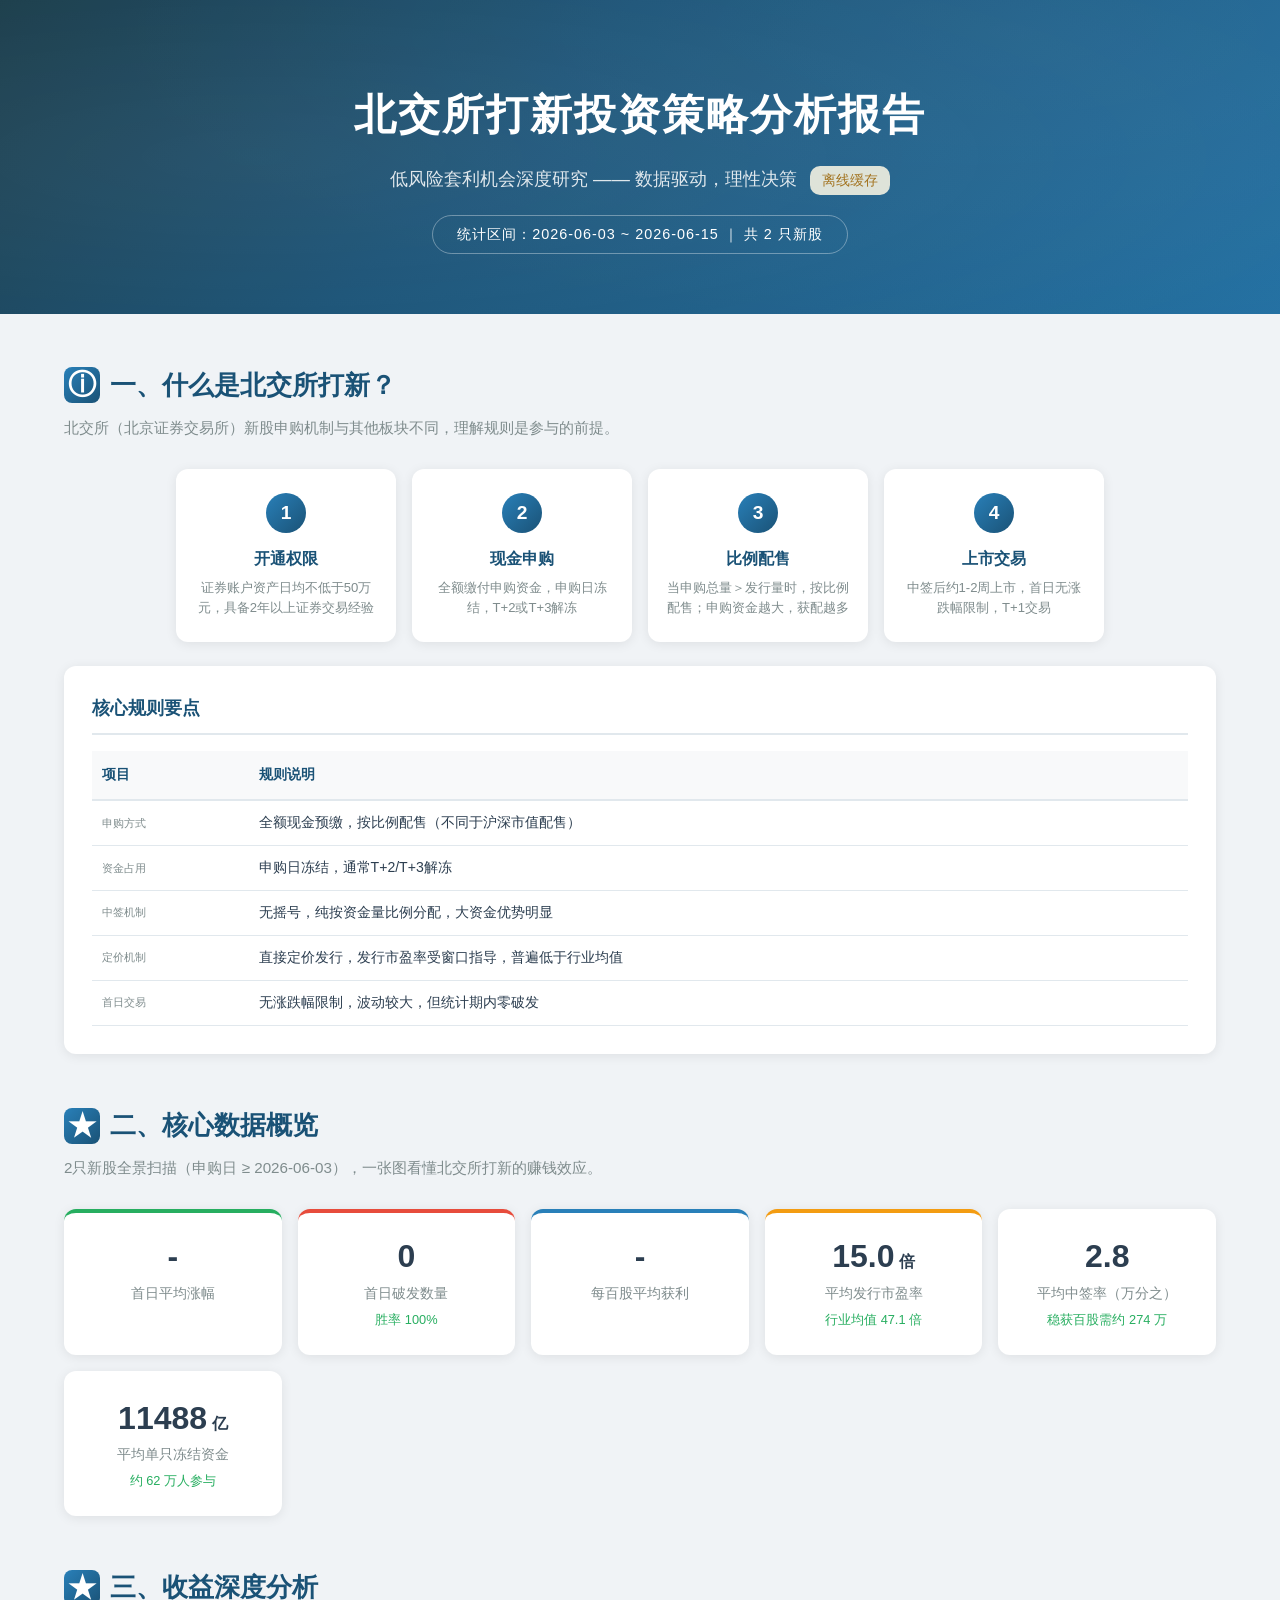
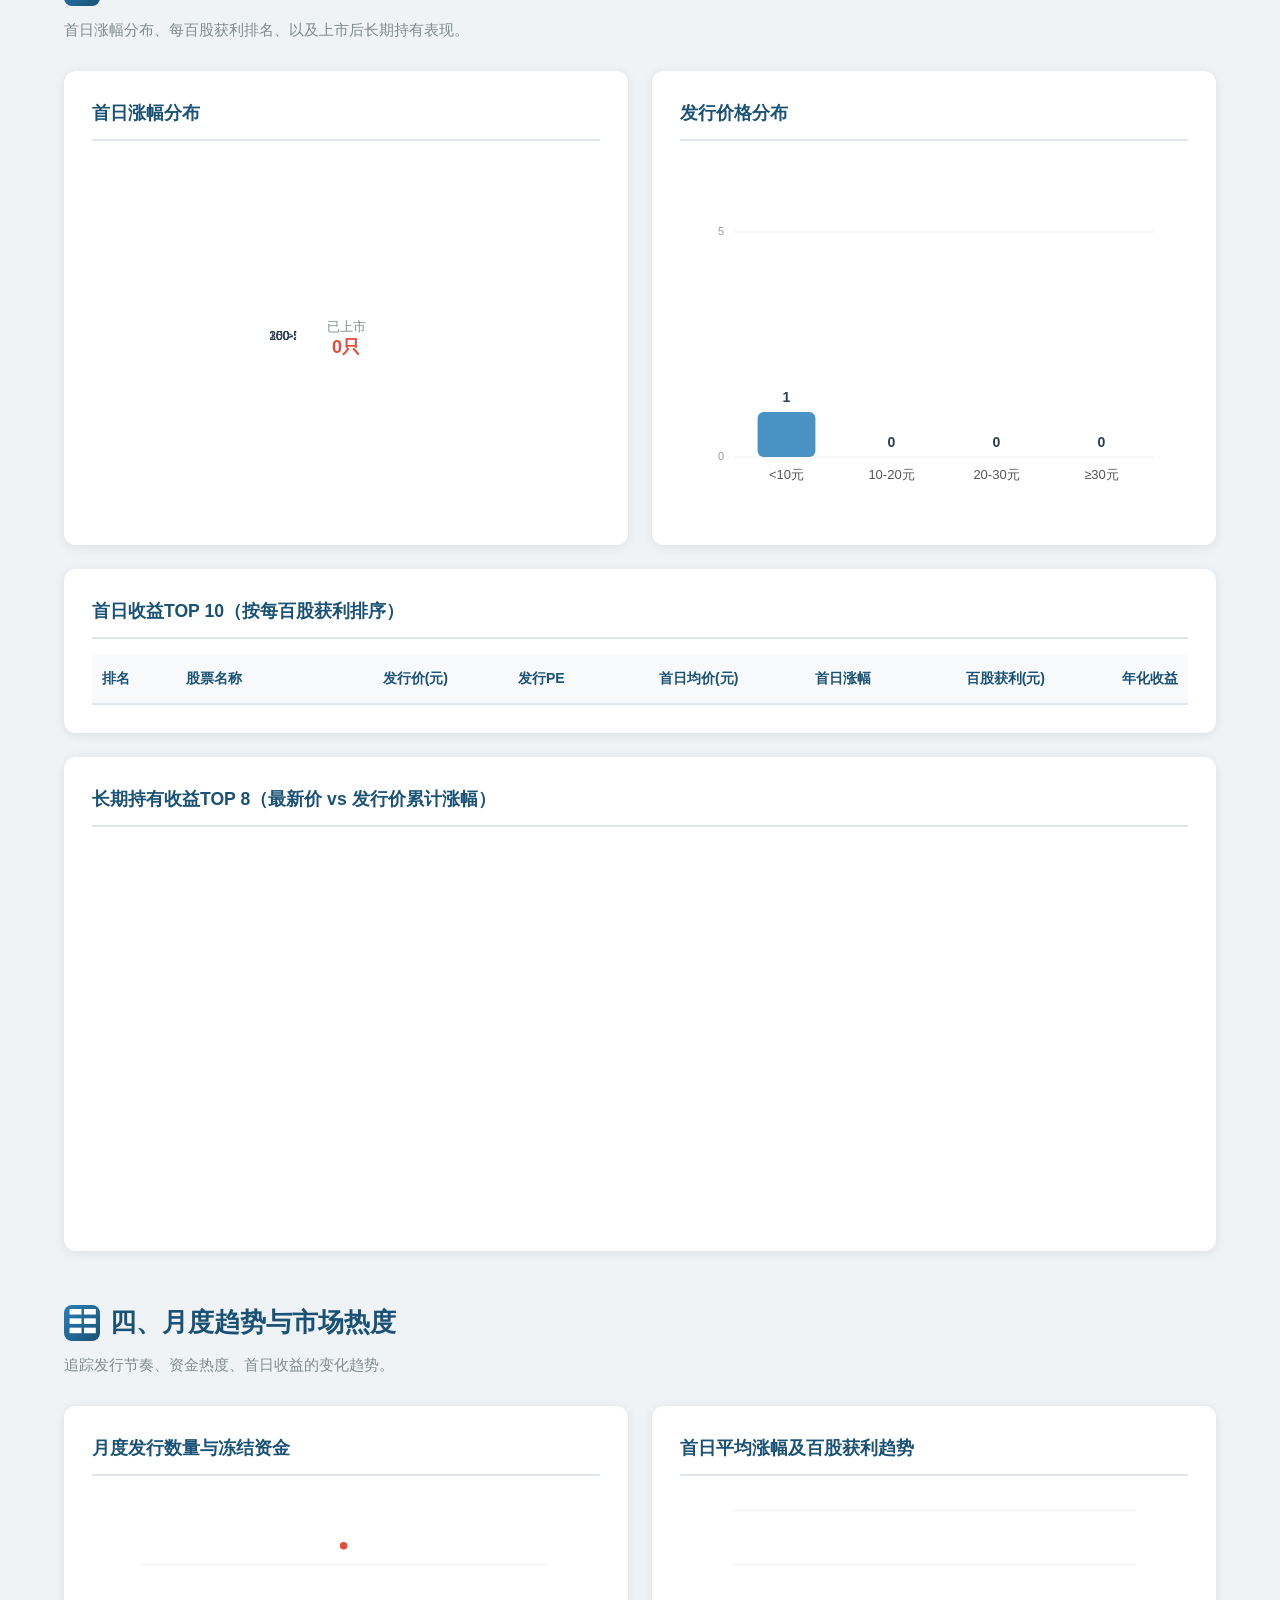
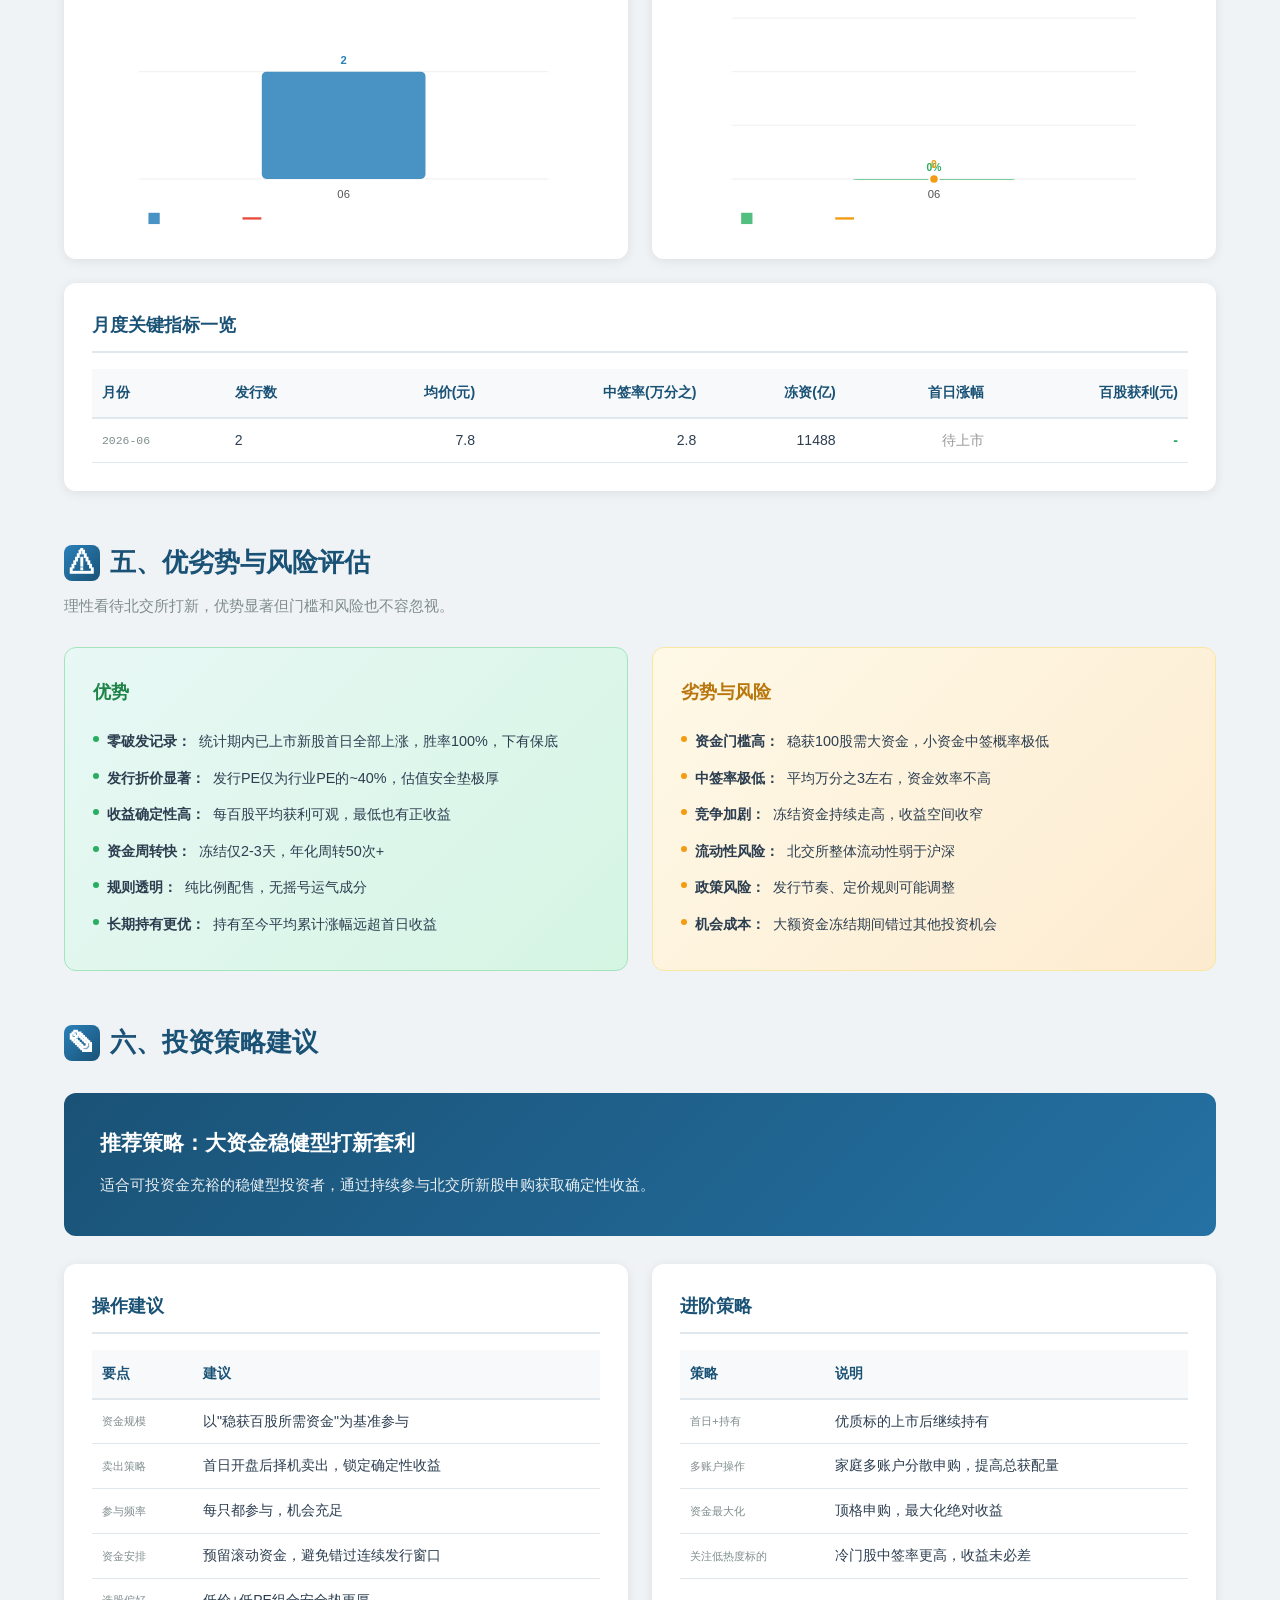
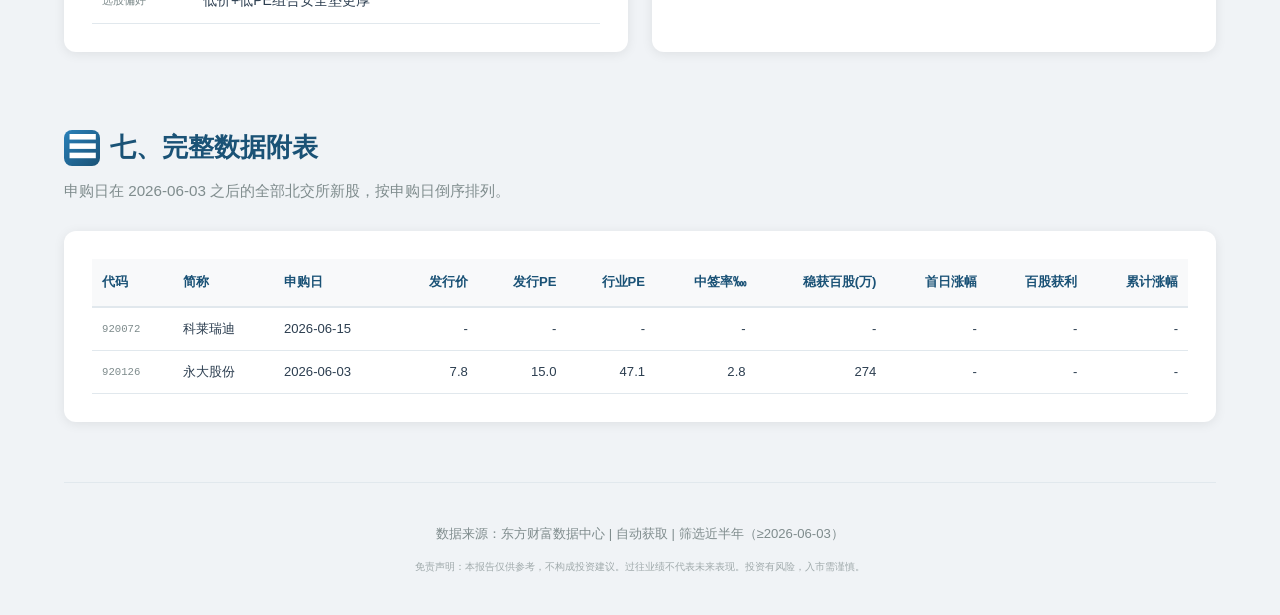
<file: index.html>
<!DOCTYPE html>
<html lang="zh-CN">
<head>
<meta charset="UTF-8">
<meta name="viewport" content="width=device-width, initial-scale=1.0">
<title>北交所打新投资策略分析报告</title>
<link rel="stylesheet" href="styles.css">
</head>
<body>

<div id="loading-overlay">
  <div class="spinner"></div>
  <div id="loading-msg">正在从东方财富获取最新数据...</div>
</div>

<div class="hero">
  <h1>北交所打新投资策略分析报告</h1>
  <div class="subtitle">低风险套利机会深度研究 —— 数据驱动，理性决策 <span id="data-status">加载中...</span></div>
  <div class="date-badge" id="hero-date-range">统计区间：加载中...</div>
</div>

<div class="container">

<div class="section" id="sec-rules">
  <div class="section-title"><span class="icon">&#9432;</span> 一、什么是北交所打新？</div>
  <div class="section-desc">北交所（北京证券交易所）新股申购机制与其他板块不同，理解规则是参与的前提。</div>
  <div class="rule-flow">
    <div class="rule-step"><div class="step-num">1</div><h4>开通权限</h4><p>证券账户资产日均不低于50万元，具备2年以上证券交易经验</p></div>
    <div class="rule-step"><div class="step-num">2</div><h4>现金申购</h4><p>全额缴付申购资金，申购日冻结，T+2或T+3解冻</p></div>
    <div class="rule-step"><div class="step-num">3</div><h4>比例配售</h4><p>当申购总量＞发行量时，按比例配售；申购资金越大，获配越多</p></div>
    <div class="rule-step"><div class="step-num">4</div><h4>上市交易</h4><p>中签后约1-2周上市，首日无涨跌幅限制，T+1交易</p></div>
  </div>
  <div class="card"><h3>核心规则要点</h3>
    <table><thead><tr><th style="text-align:left">项目</th><th style="text-align:left">规则说明</th></tr></thead><tbody>
      <tr><td>申购方式</td><td>全额现金预缴，按比例配售（不同于沪深市值配售）</td></tr>
      <tr><td>资金占用</td><td>申购日冻结，通常T+2/T+3解冻</td></tr>
      <tr><td>中签机制</td><td>无摇号，纯按资金量比例分配，大资金优势明显</td></tr>
      <tr><td>定价机制</td><td>直接定价发行，发行市盈率受窗口指导，普遍低于行业均值</td></tr>
      <tr><td>首日交易</td><td>无涨跌幅限制，波动较大，但统计期内零破发</td></tr>
    </tbody></table>
  </div>
</div>

<div class="section" id="sec-overview">
  <div class="section-title"><span class="icon">&#9733;</span> 二、核心数据概览</div>
  <div class="section-desc" id="overview-desc">加载中...</div>
  <div class="stat-grid" id="stat-grid"></div>
</div>

<div class="section" id="sec-gain">
  <div class="section-title"><span class="icon">&#9733;</span> 三、收益深度分析</div>
  <div class="section-desc">首日涨幅分布、每百股获利排名、以及上市后长期持有表现。</div>
  <div class="two-col">
    <div class="card"><h3>首日涨幅分布</h3><div class="chart-wrap" id="chart-gain-dist"></div></div>
    <div class="card"><h3>发行价格分布</h3><div class="chart-wrap" id="chart-price-dist"></div></div>
  </div>
  <div class="card"><h3>首日收益TOP 10（按每百股获利排序）</h3><div class="table-scroll"><table><thead><tr><th style="text-align:left">排名</th><th style="text-align:left">股票名称</th><th>发行价(元)</th><th>发行PE</th><th>首日均价(元)</th><th>首日涨幅</th><th>百股获利(元)</th><th>年化收益</th></tr></thead><tbody id="tbody-top-gainers"></tbody></table></div></div>
  <div class="card"><h3>长期持有收益TOP 8（最新价 vs 发行价累计涨幅）</h3><div class="chart-wrap" id="chart-cum-gain"></div></div>
</div>

<div class="section" id="sec-monthly">
  <div class="section-title"><span class="icon">&#9783;</span> 四、月度趋势与市场热度</div>
  <div class="section-desc">追踪发行节奏、资金热度、首日收益的变化趋势。</div>
  <div class="two-col">
    <div class="card"><h3>月度发行数量与冻结资金</h3><div class="chart-wrap" id="chart-monthly-ipo"></div></div>
    <div class="card"><h3>首日平均涨幅及百股获利趋势</h3><div class="chart-wrap" id="chart-monthly-gain"></div></div>
  </div>
  <div class="card"><h3>月度关键指标一览</h3><div class="table-scroll"><table><thead><tr><th style="text-align:left">月份</th><th>发行数</th><th>均价(元)</th><th>中签率(万分之)</th><th>冻资(亿)</th><th>首日涨幅</th><th>百股获利(元)</th></tr></thead><tbody id="tbody-monthly"></tbody></table></div></div>
</div>

<div class="section" id="sec-risk">
  <div class="section-title"><span class="icon">&#9888;</span> 五、优劣势与风险评估</div>
  <div class="section-desc">理性看待北交所打新，优势显著但门槛和风险也不容忽视。</div>
  <div class="adv-grid">
    <div class="adv-card pro"><h4>优势</h4><ul>
      <li><strong>零破发记录：</strong>统计期内已上市新股首日全部上涨，胜率100%，下有保底</li>
      <li><strong>发行折价显著：</strong>发行PE仅为行业PE的~40%，估值安全垫极厚</li>
      <li><strong>收益确定性高：</strong>每百股平均获利可观，最低也有正收益</li>
      <li><strong>资金周转快：</strong>冻结仅2-3天，年化周转50次+</li>
      <li><strong>规则透明：</strong>纯比例配售，无摇号运气成分</li>
      <li><strong>长期持有更优：</strong>持有至今平均累计涨幅远超首日收益</li>
    </ul></div>
    <div class="adv-card con"><h4>劣势与风险</h4><ul>
      <li><strong>资金门槛高：</strong>稳获100股需大资金，小资金中签概率极低</li>
      <li><strong>中签率极低：</strong>平均万分之3左右，资金效率不高</li>
      <li><strong>竞争加剧：</strong>冻结资金持续走高，收益空间收窄</li>
      <li><strong>流动性风险：</strong>北交所整体流动性弱于沪深</li>
      <li><strong>政策风险：</strong>发行节奏、定价规则可能调整</li>
      <li><strong>机会成本：</strong>大额资金冻结期间错过其他投资机会</li>
    </ul></div>
  </div>
</div>

<div class="section" id="sec-strategy">
  <div class="section-title"><span class="icon">&#9998;</span> 六、投资策略建议</div>
  <div class="strategy-banner"><h3>推荐策略：大资金稳健型打新套利</h3><p>适合可投资金充裕的稳健型投资者，通过持续参与北交所新股申购获取确定性收益。</p></div>
  <div class="two-col">
    <div class="card"><h3>操作建议</h3><table><thead><tr><th style="text-align:left">要点</th><th style="text-align:left">建议</th></tr></thead><tbody>
      <tr><td>资金规模</td><td>以"稳获百股所需资金"为基准参与</td></tr>
      <tr><td>卖出策略</td><td>首日开盘后择机卖出，锁定确定性收益</td></tr>
      <tr><td>参与频率</td><td>每只都参与，机会充足</td></tr>
      <tr><td>资金安排</td><td>预留滚动资金，避免错过连续发行窗口</td></tr>
      <tr><td>选股偏好</td><td>低价+低PE组合安全垫更厚</td></tr>
    </tbody></table></div>
    <div class="card"><h3>进阶策略</h3><table><thead><tr><th style="text-align:left">策略</th><th style="text-align:left">说明</th></tr></thead><tbody>
      <tr><td>首日+持有</td><td>优质标的上市后继续持有</td></tr>
      <tr><td>多账户操作</td><td>家庭多账户分散申购，提高总获配量</td></tr>
      <tr><td>资金最大化</td><td>顶格申购，最大化绝对收益</td></tr>
      <tr><td>关注低热度标的</td><td>冷门股中签率更高，收益未必差</td></tr>
    </tbody></table></div>
  </div>
</div>

<div class="section" id="sec-table">
  <div class="section-title"><span class="icon">&#9776;</span> 七、完整数据附表</div>
  <div class="section-desc" id="table-desc">加载中...</div>
  <div class="card"><div class="table-scroll"><table id="table-all-stocks" style="font-size:.82em"><thead><tr>
    <th style="text-align:left">代码</th><th style="text-align:left">简称</th><th style="text-align:left">申购日</th><th>发行价</th><th>发行PE</th><th>行业PE</th><th>中签率‱</th><th>稳获百股(万)</th><th>首日涨幅</th><th>百股获利</th><th>累计涨幅</th>
  </tr></thead><tbody id="tbody-all-stocks"></tbody></table></div></div>
</div>

<div class="footer">
  <p id="footer-info">数据来源：东方财富数据中心 | 自动更新</p>
  <p class="disclaimer">免责声明：本报告仅供参考，不构成投资建议。过往业绩不代表未来表现。投资有风险，入市需谨慎。</p>
</div>

</div>

<!-- ===== Embedded data (offline fallback) ===== -->
<script>
const API_START_DATE = "2025-12-07";
const EMBEDDED_DATA = [
  {
    "code": "920072",
    "name": "科莱瑞迪",
    "apply_date": "2026-06-15",
    "price": null,
    "pe": null,
    "ind_pe": null,
    "win_rate": null,
    "funds_needed": null,
    "gain_pct": null,
    "profit": null,
    "cum_gain": null,
    "avg_price": null,
    "annual_return": null,
    "fund_yi": null,
    "people_wan": null,
    "listing_serial": null
  },
  {
    "code": "920126",
    "name": "永大股份",
    "apply_date": "2026-06-03",
    "price": 7.79,
    "pe": 14.98,
    "ind_pe": 47.09,
    "win_rate": 0.0002839115,
    "funds_needed": 274.39,
    "gain_pct": null,
    "profit": null,
    "cum_gain": null,
    "avg_price": null,
    "annual_return": null,
    "fund_yi": 11487.79,
    "people_wan": 61.58,
    "listing_serial": null
  },
  {
    "code": "920083",
    "name": "金戈新材",
    "apply_date": "2026-06-01",
    "price": 9.65,
    "pe": 14.93,
    "ind_pe": 41.01,
    "win_rate": 0.0002033329,
    "funds_needed": 474.6,
    "gain_pct": null,
    "profit": null,
    "cum_gain": null,
    "avg_price": null,
    "annual_return": null,
    "fund_yi": 9534.25,
    "people_wan": 57.76,
    "listing_serial": 46184.0
  },
  {
    "code": "920206",
    "name": "彩客科技",
    "apply_date": "2026-05-27",
    "price": 30.28,
    "pe": 14.98,
    "ind_pe": 32.47,
    "win_rate": 0.00024323379999999998,
    "funds_needed": 1244.9,
    "gain_pct": 1.9735601056803198,
    "profit": 5976.0,
    "cum_gain": 2.1044,
    "avg_price": 90.0394,
    "annual_return": 5.8404,
    "fund_yi": 8934.99,
    "people_wan": 53.14,
    "listing_serial": 46181.0
  },
  {
    "code": "920211",
    "name": "新睿电子",
    "apply_date": "2026-05-25",
    "price": 25.19,
    "pe": 14.99,
    "ind_pe": 57.91,
    "win_rate": 0.00018700660000000002,
    "funds_needed": 1347.02,
    "gain_pct": 9.06082175466455,
    "profit": 22824.0,
    "cum_gain": 5.9472,
    "avg_price": 253.4321,
    "annual_return": 20.6155,
    "fund_yi": 7758.79,
    "people_wan": 59.77,
    "listing_serial": 46178.0
  },
  {
    "code": "920218",
    "name": "新天力",
    "apply_date": "2026-05-20",
    "price": 12.19,
    "pe": 14.78,
    "ind_pe": 30.67,
    "win_rate": 0.0002578989,
    "funds_needed": 472.67,
    "gain_pct": 2.62527481542248,
    "profit": 3200.0,
    "cum_gain": 1.2158,
    "avg_price": 44.1921,
    "annual_return": 8.2374,
    "fund_yi": 9961.92,
    "people_wan": 57.79,
    "listing_serial": 46171.0
  },
  {
    "code": "920161",
    "name": "龙辰科技",
    "apply_date": "2026-05-18",
    "price": 9.21,
    "pe": 14.98,
    "ind_pe": 70.47,
    "win_rate": 0.0002740647,
    "funds_needed": 336.06,
    "gain_pct": 4.4957763300760005,
    "profit": 4141.0,
    "cum_gain": 4.2117,
    "avg_price": 50.6161,
    "annual_return": 14.9906,
    "fund_yi": 10282.74,
    "people_wan": 52.4,
    "listing_serial": 46169.0
  },
  {
    "code": "920220",
    "name": "朗信电气",
    "apply_date": "2026-05-13",
    "price": 28.29,
    "pe": 14.99,
    "ind_pe": 29.17,
    "win_rate": 0.0003565682,
    "funds_needed": 793.4,
    "gain_pct": 5.18601272534464,
    "profit": 14671.0,
    "cum_gain": 1.4719,
    "avg_price": 175.0023,
    "annual_return": 22.4981,
    "fund_yi": 9455.01,
    "people_wan": 46.39,
    "listing_serial": 46164.0
  },
  {
    "code": "920096",
    "name": "嘉晨智能",
    "apply_date": "2026-05-06",
    "price": 14.43,
    "pe": 14.99,
    "ind_pe": 43.79,
    "win_rate": 0.0002679695,
    "funds_needed": 538.5,
    "gain_pct": 4.50634095634096,
    "profit": 6503.0,
    "cum_gain": 3.6389,
    "avg_price": 79.4565,
    "annual_return": 14.6918,
    "fund_yi": 8723.6,
    "people_wan": 50.23,
    "listing_serial": 46160.0
  },
  {
    "code": "920178",
    "name": "锐翔智能",
    "apply_date": "2026-04-27",
    "price": 29.47,
    "pe": 14.99,
    "ind_pe": 41.25,
    "win_rate": 0.00037800050000000003,
    "funds_needed": 779.63,
    "gain_pct": 4.98853070919579,
    "profit": 14701.0,
    "cum_gain": 3.6318,
    "avg_price": 176.482,
    "annual_return": 22.9422,
    "fund_yi": 9645.22,
    "people_wan": 45.78,
    "listing_serial": 46157.0
  },
  {
    "code": "920200",
    "name": "振宏股份",
    "apply_date": "2026-04-22",
    "price": 20.58,
    "pe": 14.99,
    "ind_pe": 45.08,
    "win_rate": 0.0004118349,
    "funds_needed": 499.72,
    "gain_pct": 1.6091156462585,
    "profit": 3312.0,
    "cum_gain": 1.4052,
    "avg_price": 53.6956,
    "annual_return": 8.0626,
    "fund_yi": 10303.62,
    "people_wan": 54.07,
    "listing_serial": 46149.0
  },
  {
    "code": "920186",
    "name": "中科仪",
    "apply_date": "2026-04-20",
    "price": 16.21,
    "pe": 35.23,
    "ind_pe": null,
    "win_rate": 0.000383805,
    "funds_needed": 422.35,
    "gain_pct": 2.99536088834053,
    "profit": 4855.0,
    "cum_gain": 4.6767,
    "avg_price": 64.7648,
    "annual_return": 13.9872,
    "fund_yi": 9882.99,
    "people_wan": 47.81,
    "listing_serial": 46141.0
  },
  {
    "code": "920156",
    "name": "海昌智能",
    "apply_date": "2026-04-15",
    "price": 20.93,
    "pe": 14.98,
    "ind_pe": 40.8,
    "win_rate": 0.0004396134,
    "funds_needed": 476.11,
    "gain_pct": 0.92856665074056,
    "profit": 1943.0,
    "cum_gain": 1.9479,
    "avg_price": 40.3649,
    "annual_return": 4.9665,
    "fund_yi": 10335.18,
    "people_wan": 52.2,
    "listing_serial": 46139.0
  },
  {
    "code": "920125",
    "name": "鸿仕达",
    "apply_date": "2026-04-13",
    "price": 16.57,
    "pe": 14.99,
    "ind_pe": 40.88,
    "win_rate": 0.0002453994,
    "funds_needed": 675.23,
    "gain_pct": 1.97893783946892,
    "profit": 3279.0,
    "cum_gain": 9.9837,
    "avg_price": 49.361,
    "annual_return": 5.9085,
    "fund_yi": 8203.99,
    "people_wan": 52.32,
    "listing_serial": 46136.0
  },
  {
    "code": "920191",
    "name": "瑞尔竞达",
    "apply_date": "2026-04-09",
    "price": 7.71,
    "pe": 14.99,
    "ind_pe": 39.14,
    "win_rate": 0.000346584,
    "funds_needed": 222.46,
    "gain_pct": 0.96992217898833,
    "profit": 748.0,
    "cum_gain": 0.4656,
    "avg_price": 15.1881,
    "annual_return": 2.4539,
    "fund_yi": 8879.37,
    "people_wan": 46.06,
    "listing_serial": 46132.0
  },
  {
    "code": "920177",
    "name": "恒道科技",
    "apply_date": "2026-04-07",
    "price": 21.8,
    "pe": 14.99,
    "ind_pe": 41.56,
    "win_rate": 0.000316421,
    "funds_needed": 688.96,
    "gain_pct": 0.76042201834862,
    "profit": 1658.0,
    "cum_gain": null,
    "avg_price": 38.3772,
    "annual_return": 2.9274,
    "fund_yi": 8110.39,
    "people_wan": 40.49,
    "listing_serial": 46128.0
  },
  {
    "code": "920012",
    "name": "创达新材",
    "apply_date": "2026-04-01",
    "price": 19.58,
    "pe": 14.99,
    "ind_pe": 63.36,
    "win_rate": 0.0002689035,
    "funds_needed": 728.15,
    "gain_pct": 1.36797752808989,
    "profit": 2678.0,
    "cum_gain": 2.6517,
    "avg_price": 46.365,
    "annual_return": 4.4755,
    "fund_yi": 8079.76,
    "people_wan": 48.99,
    "listing_serial": 46125.0
  },
  {
    "code": "920181",
    "name": "赛英电子",
    "apply_date": "2026-03-30",
    "price": 28.0,
    "pe": 13.79,
    "ind_pe": 29.27,
    "win_rate": 0.0004184558,
    "funds_needed": 669.13,
    "gain_pct": 1.24998571428571,
    "profit": 3500.0,
    "cum_gain": 2.4646,
    "avg_price": 62.9996,
    "annual_return": 6.3639,
    "fund_yi": 6503.91,
    "people_wan": 38.23,
    "listing_serial": 46122.0
  },
  {
    "code": "920011",
    "name": "晨光电机",
    "apply_date": "2026-03-25",
    "price": 15.5,
    "pe": 14.96,
    "ind_pe": 29.28,
    "win_rate": 0.0003215365,
    "funds_needed": 482.07,
    "gain_pct": 0.91363225806452,
    "profit": 1416.0,
    "cum_gain": 0.6774,
    "avg_price": 29.6613,
    "annual_return": 3.5741,
    "fund_yi": 8966.32,
    "people_wan": 50.19,
    "listing_serial": 46120.0
  },
  {
    "code": "920055",
    "name": "隆源股份",
    "apply_date": "2026-03-23",
    "price": 24.7,
    "pe": 14.99,
    "ind_pe": 29.78,
    "win_rate": 0.000434284,
    "funds_needed": 568.76,
    "gain_pct": 0.54152631578947,
    "profit": 1338.0,
    "cum_gain": 0.285,
    "avg_price": 38.0757,
    "annual_return": 2.8613,
    "fund_yi": 8701.91,
    "people_wan": 38.65,
    "listing_serial": 46112.0
  },
  {
    "code": "920069",
    "name": "普昂医疗",
    "apply_date": "2026-03-18",
    "price": 18.38,
    "pe": 14.53,
    "ind_pe": 43.57,
    "win_rate": 0.0002529104,
    "funds_needed": 726.74,
    "gain_pct": 1.30368335146899,
    "profit": 2396.0,
    "cum_gain": null,
    "avg_price": 42.3417,
    "annual_return": 4.0115,
    "fund_yi": 6921.85,
    "people_wan": 44.99,
    "listing_serial": 46108.0
  },
  {
    "code": "920188",
    "name": "悦龙科技",
    "apply_date": "2026-03-16",
    "price": 14.04,
    "pe": 14.99,
    "ind_pe": 28.52,
    "win_rate": 0.0003127999,
    "funds_needed": 448.85,
    "gain_pct": 1.41740740740741,
    "profit": 1990.0,
    "cum_gain": 0.9017,
    "avg_price": 33.9404,
    "annual_return": 5.3943,
    "fund_yi": 8884.47,
    "people_wan": 45.99,
    "listing_serial": 46111.0
  },
  {
    "code": "920028",
    "name": "新恒泰",
    "apply_date": "2026-03-11",
    "price": 9.4,
    "pe": 14.99,
    "ind_pe": 28.56,
    "win_rate": 0.0003743867,
    "funds_needed": 251.08,
    "gain_pct": 1.25712765957447,
    "profit": 1182.0,
    "cum_gain": 1.0213,
    "avg_price": 21.217,
    "annual_return": 5.7262,
    "fund_yi": 9285.09,
    "people_wan": 58.35,
    "listing_serial": 46101.0
  },
  {
    "code": "920078",
    "name": "族兴新材",
    "apply_date": "2026-03-09",
    "price": 6.98,
    "pe": 14.99,
    "ind_pe": 34.76,
    "win_rate": 0.00020930150000000002,
    "funds_needed": 333.5,
    "gain_pct": 4.11565902578796,
    "profit": 2873.0,
    "cum_gain": 3.7593,
    "avg_price": 35.7073,
    "annual_return": 10.4802,
    "fund_yi": 6903.25,
    "people_wan": 50.44,
    "listing_serial": 46099.0
  },
  {
    "code": "920036",
    "name": "觅睿科技",
    "apply_date": "2026-02-26",
    "price": 21.52,
    "pe": 14.99,
    "ind_pe": 65.47,
    "win_rate": 0.0003185318,
    "funds_needed": 675.6,
    "gain_pct": 1.02725371747212,
    "profit": 2211.0,
    "cum_gain": 1.2328,
    "avg_price": 43.6265,
    "annual_return": 2.3887,
    "fund_yi": 8272.68,
    "people_wan": 59.68,
    "listing_serial": 46090.0
  },
  {
    "code": "920183",
    "name": "海菲曼",
    "apply_date": "2026-02-24",
    "price": 19.71,
    "pe": 14.99,
    "ind_pe": 65.52,
    "win_rate": 0.0002589197,
    "funds_needed": 761.24,
    "gain_pct": 1.77467275494673,
    "profit": 3498.0,
    "cum_gain": 0.9477,
    "avg_price": 54.6888,
    "annual_return": 5.5906,
    "fund_yi": 7212.23,
    "people_wan": 55.81,
    "listing_serial": 46085.0
  },
  {
    "code": "920187",
    "name": "通领科技",
    "apply_date": "2026-02-11",
    "price": 29.62,
    "pe": 14.47,
    "ind_pe": 30.47,
    "win_rate": 0.0004955969,
    "funds_needed": 597.67,
    "gain_pct": 0.5222383524645501,
    "profit": 1547.0,
    "cum_gain": -0.262,
    "avg_price": 45.0887,
    "annual_return": 3.1489,
    "fund_yi": 8391.19,
    "people_wan": 52.38,
    "listing_serial": 46086.0
  },
  {
    "code": "920168",
    "name": "通宝光电",
    "apply_date": "2026-02-09",
    "price": 16.17,
    "pe": 14.99,
    "ind_pe": 30.5,
    "win_rate": 0.0003078894,
    "funds_needed": 525.19,
    "gain_pct": 0.8211626468769301,
    "profit": 1328.0,
    "cum_gain": null,
    "avg_price": 29.4482,
    "annual_return": 3.0761,
    "fund_yi": 8883.07,
    "people_wan": 60.67,
    "listing_serial": 46079.0
  },
  {
    "code": "920166",
    "name": "海圣医疗",
    "apply_date": "2026-02-04",
    "price": 12.64,
    "pe": 13.99,
    "ind_pe": 42.95,
    "win_rate": 0.00018735209999999998,
    "funds_needed": 674.67,
    "gain_pct": 1.42309335443038,
    "profit": 1799.0,
    "cum_gain": 0.8718,
    "avg_price": 30.6279,
    "annual_return": 3.2438,
    "fund_yi": 6857.78,
    "people_wan": 59.94,
    "listing_serial": 46065.0
  },
  {
    "code": "920180",
    "name": "爱得科技",
    "apply_date": "2026-02-02",
    "price": 7.67,
    "pe": 14.98,
    "ind_pe": 42.57,
    "win_rate": 0.0002433561,
    "funds_needed": 315.18,
    "gain_pct": 2.0296088657105598,
    "profit": 1557.0,
    "cum_gain": 0.8123,
    "avg_price": 23.2371,
    "annual_return": 6.0093,
    "fund_yi": 8376.65,
    "people_wan": 49.67,
    "listing_serial": 46063.0
  },
  {
    "code": "920119",
    "name": "美德乐",
    "apply_date": "2026-01-21",
    "price": 41.88,
    "pe": 14.99,
    "ind_pe": 47.63,
    "win_rate": 0.0005695494000000001,
    "funds_needed": 735.32,
    "gain_pct": 1.86934336198663,
    "profit": 7829.0,
    "cum_gain": null,
    "avg_price": 120.1681,
    "annual_return": 12.9536,
    "fund_yi": 10588.58,
    "people_wan": 59.24,
    "listing_serial": 46052.0
  },
  {
    "code": "920159",
    "name": "农大科技",
    "apply_date": "2026-01-19",
    "price": 25.0,
    "pe": 13.4,
    "ind_pe": 30.39,
    "win_rate": 0.0003871636,
    "funds_needed": 645.73,
    "gain_pct": 1.056344,
    "profit": 2641.0,
    "cum_gain": 0.3228,
    "avg_price": 51.4086,
    "annual_return": 4.9758,
    "fund_yi": 9298.39,
    "people_wan": 54.59,
    "listing_serial": 46050.0
  },
  {
    "code": "920076",
    "name": "国亮新材",
    "apply_date": "2026-01-14",
    "price": 10.76,
    "pe": 14.97,
    "ind_pe": 33.44,
    "win_rate": 0.0002110267,
    "funds_needed": 509.89,
    "gain_pct": 1.77995353159851,
    "profit": 1915.0,
    "cum_gain": 0.3485,
    "avg_price": 29.9123,
    "annual_return": 4.57,
    "fund_yi": 8280.77,
    "people_wan": 72.81,
    "listing_serial": 46044.0
  },
  {
    "code": "920050",
    "name": "爱舍伦",
    "apply_date": "2026-01-12",
    "price": 15.98,
    "pe": 14.99,
    "ind_pe": 29.79,
    "win_rate": 0.00027686329999999996,
    "funds_needed": 577.19,
    "gain_pct": 2.04399249061327,
    "profit": 3266.0,
    "cum_gain": 0.8148,
    "avg_price": 48.643,
    "annual_return": 6.8851,
    "fund_yi": 8789.21,
    "people_wan": 69.58,
    "listing_serial": 46043.0
  },
  {
    "code": "920086",
    "name": "科马材料",
    "apply_date": "2026-01-06",
    "price": 11.66,
    "pe": 14.2,
    "ind_pe": 28.68,
    "win_rate": 0.0002565359,
    "funds_needed": 454.52,
    "gain_pct": 3.67916809605489,
    "profit": 4290.0,
    "cum_gain": 1.3928,
    "avg_price": 54.5591,
    "annual_return": 11.4833,
    "fund_yi": 8557.65,
    "people_wan": 62.45,
    "listing_serial": 46038.0
  },
  {
    "code": "920045",
    "name": "蘅东光",
    "apply_date": "2025-12-23",
    "price": 31.59,
    "pe": 14.99,
    "ind_pe": 58.05,
    "win_rate": 0.000344406,
    "funds_needed": 917.24,
    "gain_pct": 9.66535929091485,
    "profit": 30533.0,
    "cum_gain": 15.2466,
    "avg_price": 336.9187,
    "annual_return": 40.5001,
    "fund_yi": 8461.46,
    "people_wan": 58.88,
    "listing_serial": 46022.0
  },
  {
    "code": "920121",
    "name": "江天科技",
    "apply_date": "2025-12-16",
    "price": 21.21,
    "pe": 14.5,
    "ind_pe": 48.66,
    "win_rate": 0.0003246505,
    "funds_needed": 653.32,
    "gain_pct": 2.0991749174917502,
    "profit": 4452.0,
    "cum_gain": null,
    "avg_price": 65.7335,
    "annual_return": 8.2915,
    "fund_yi": 7769.44,
    "people_wan": 52.96,
    "listing_serial": 46016.0
  }
]; // __EMBEDDED_DATA_END__
</script>

<!-- ===== Shared Data Layer ===== -->
<script src="js/bse-data.js"></script>
<!-- ===== Main Application ===== -->
<script src="app.js"></script>
</body>
</html>
</file>
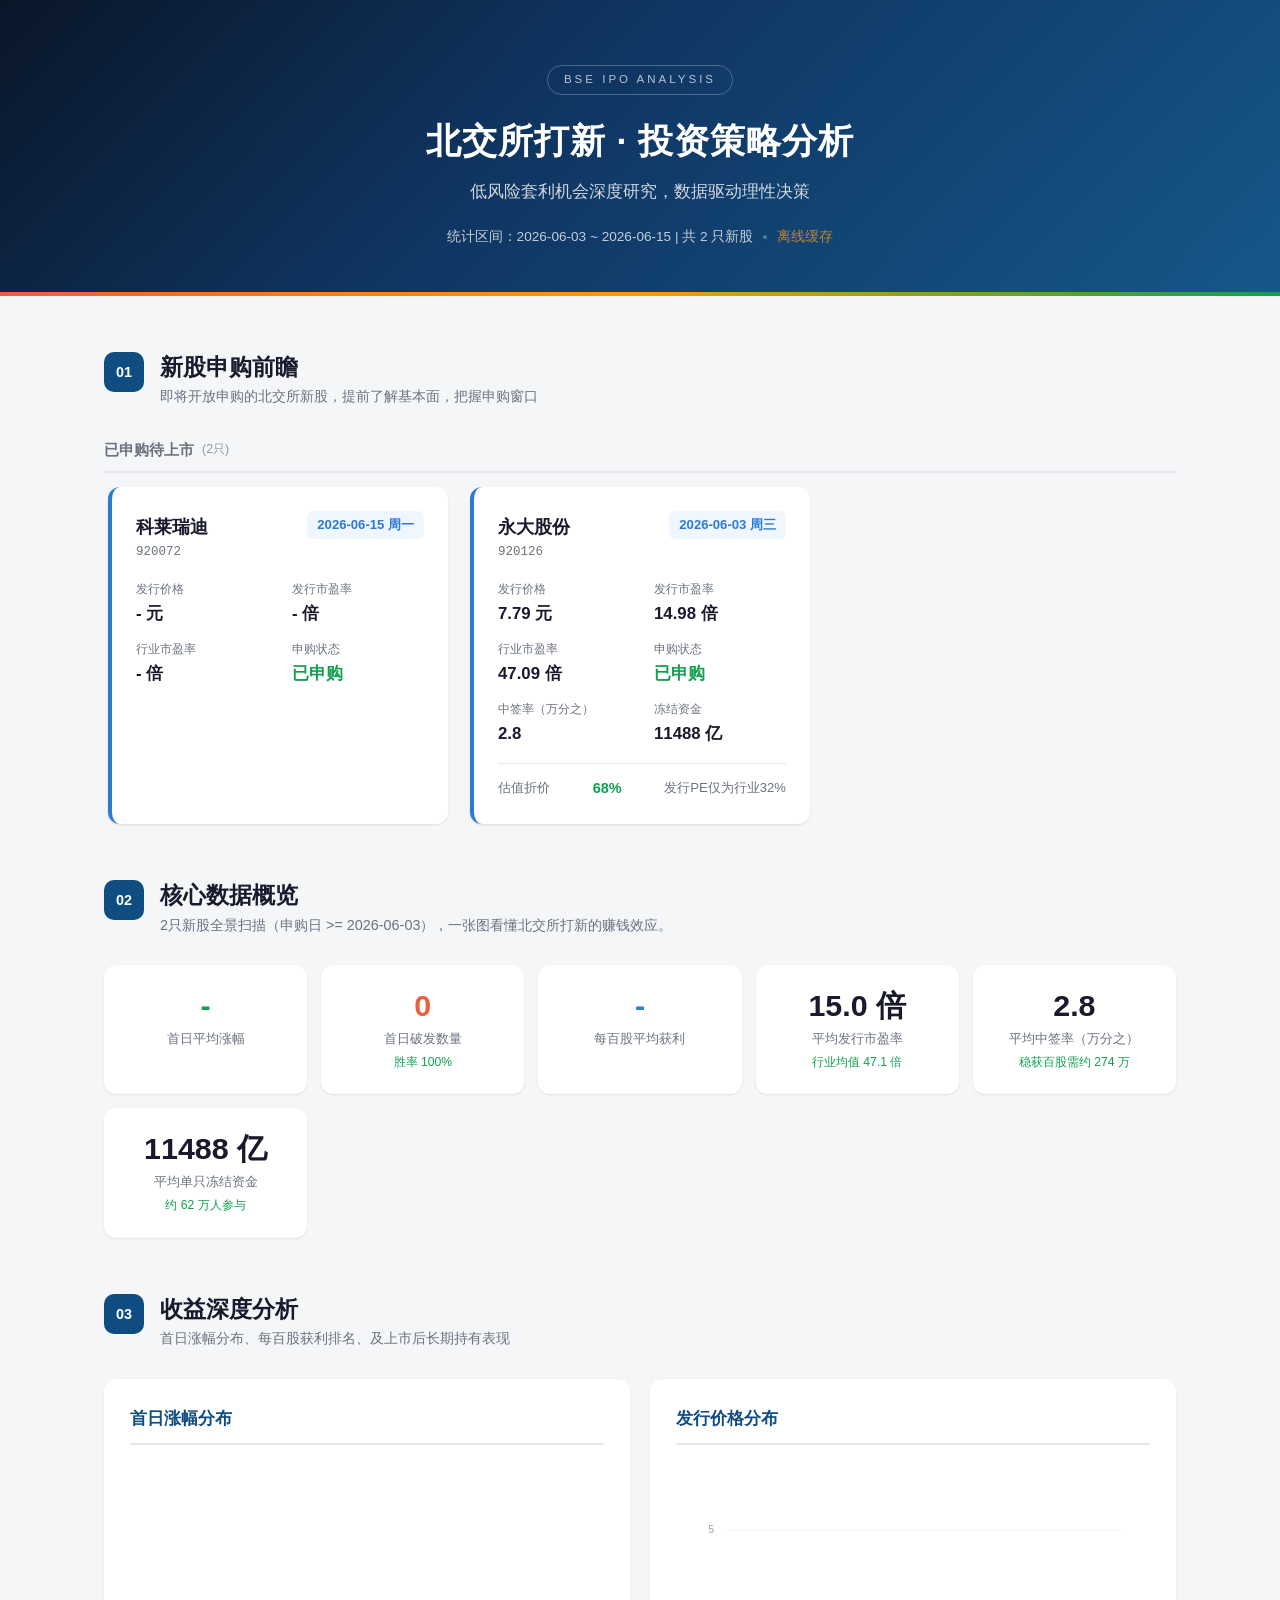
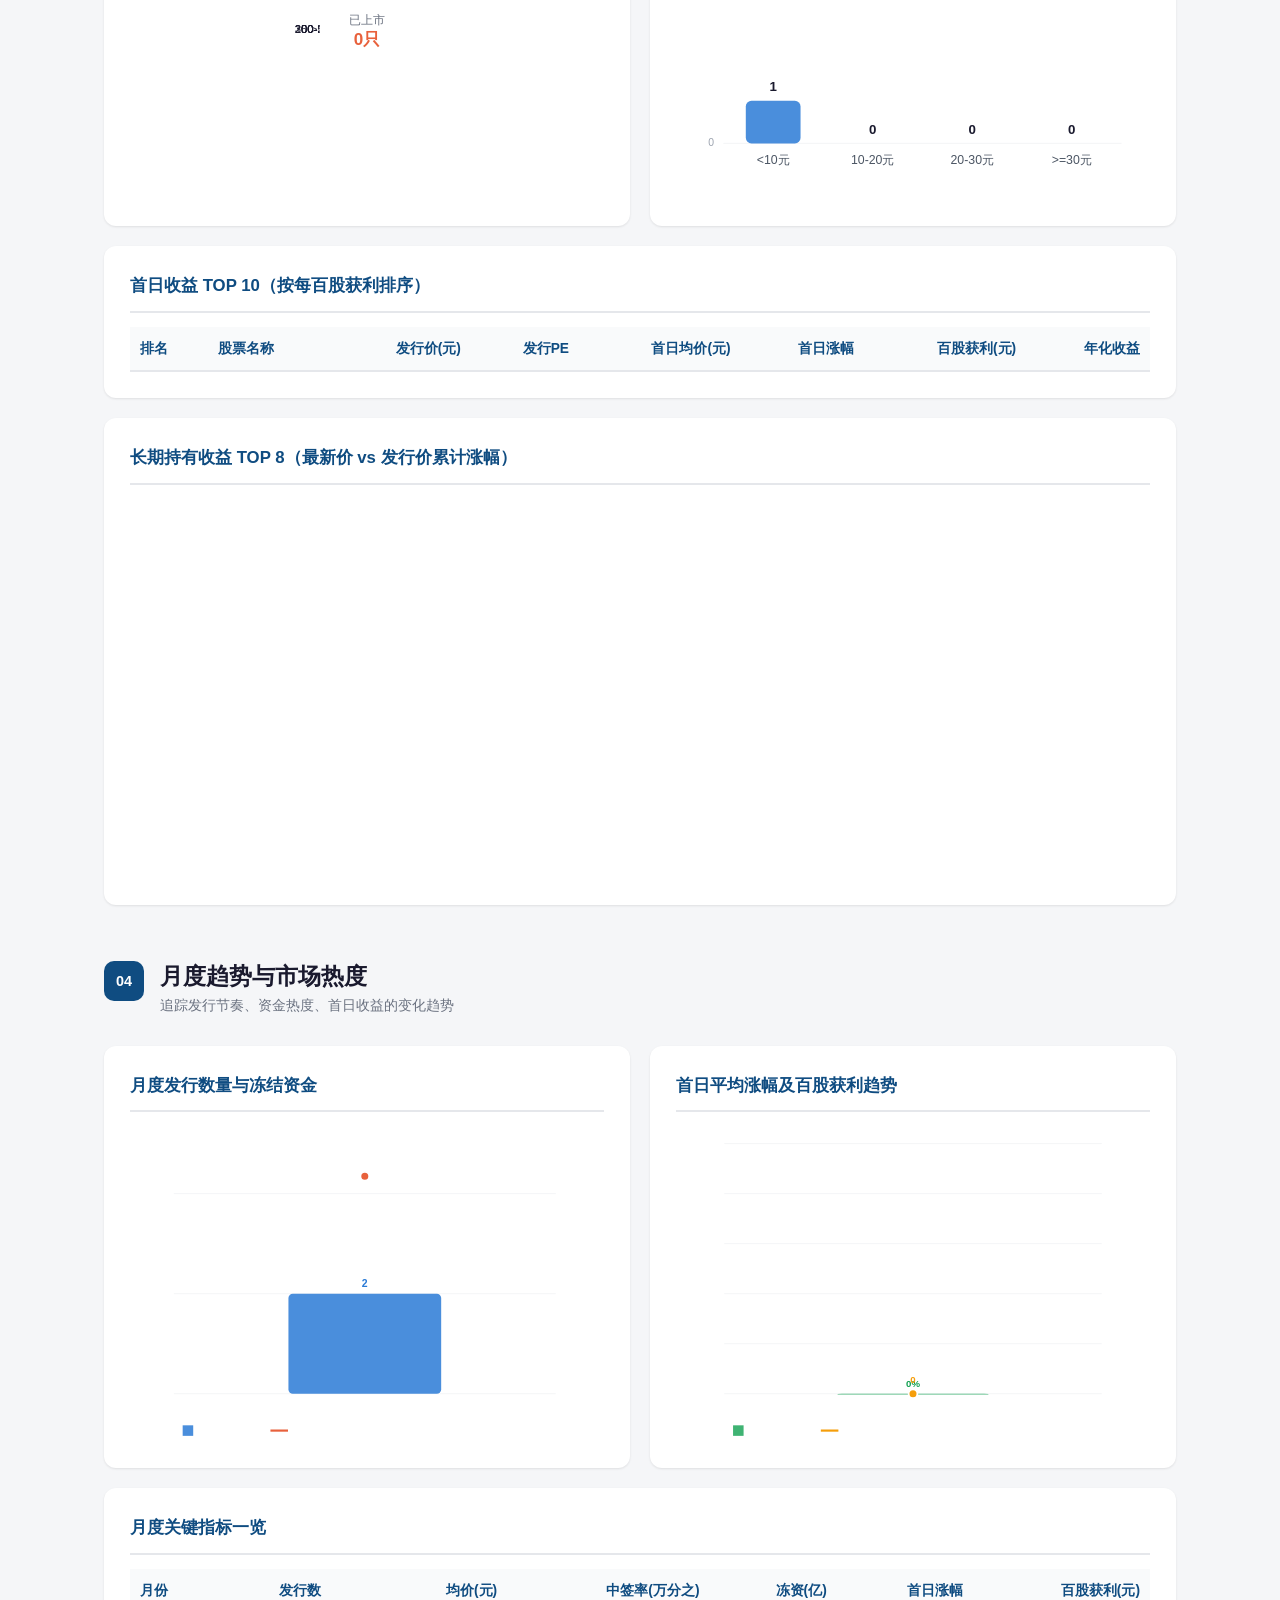
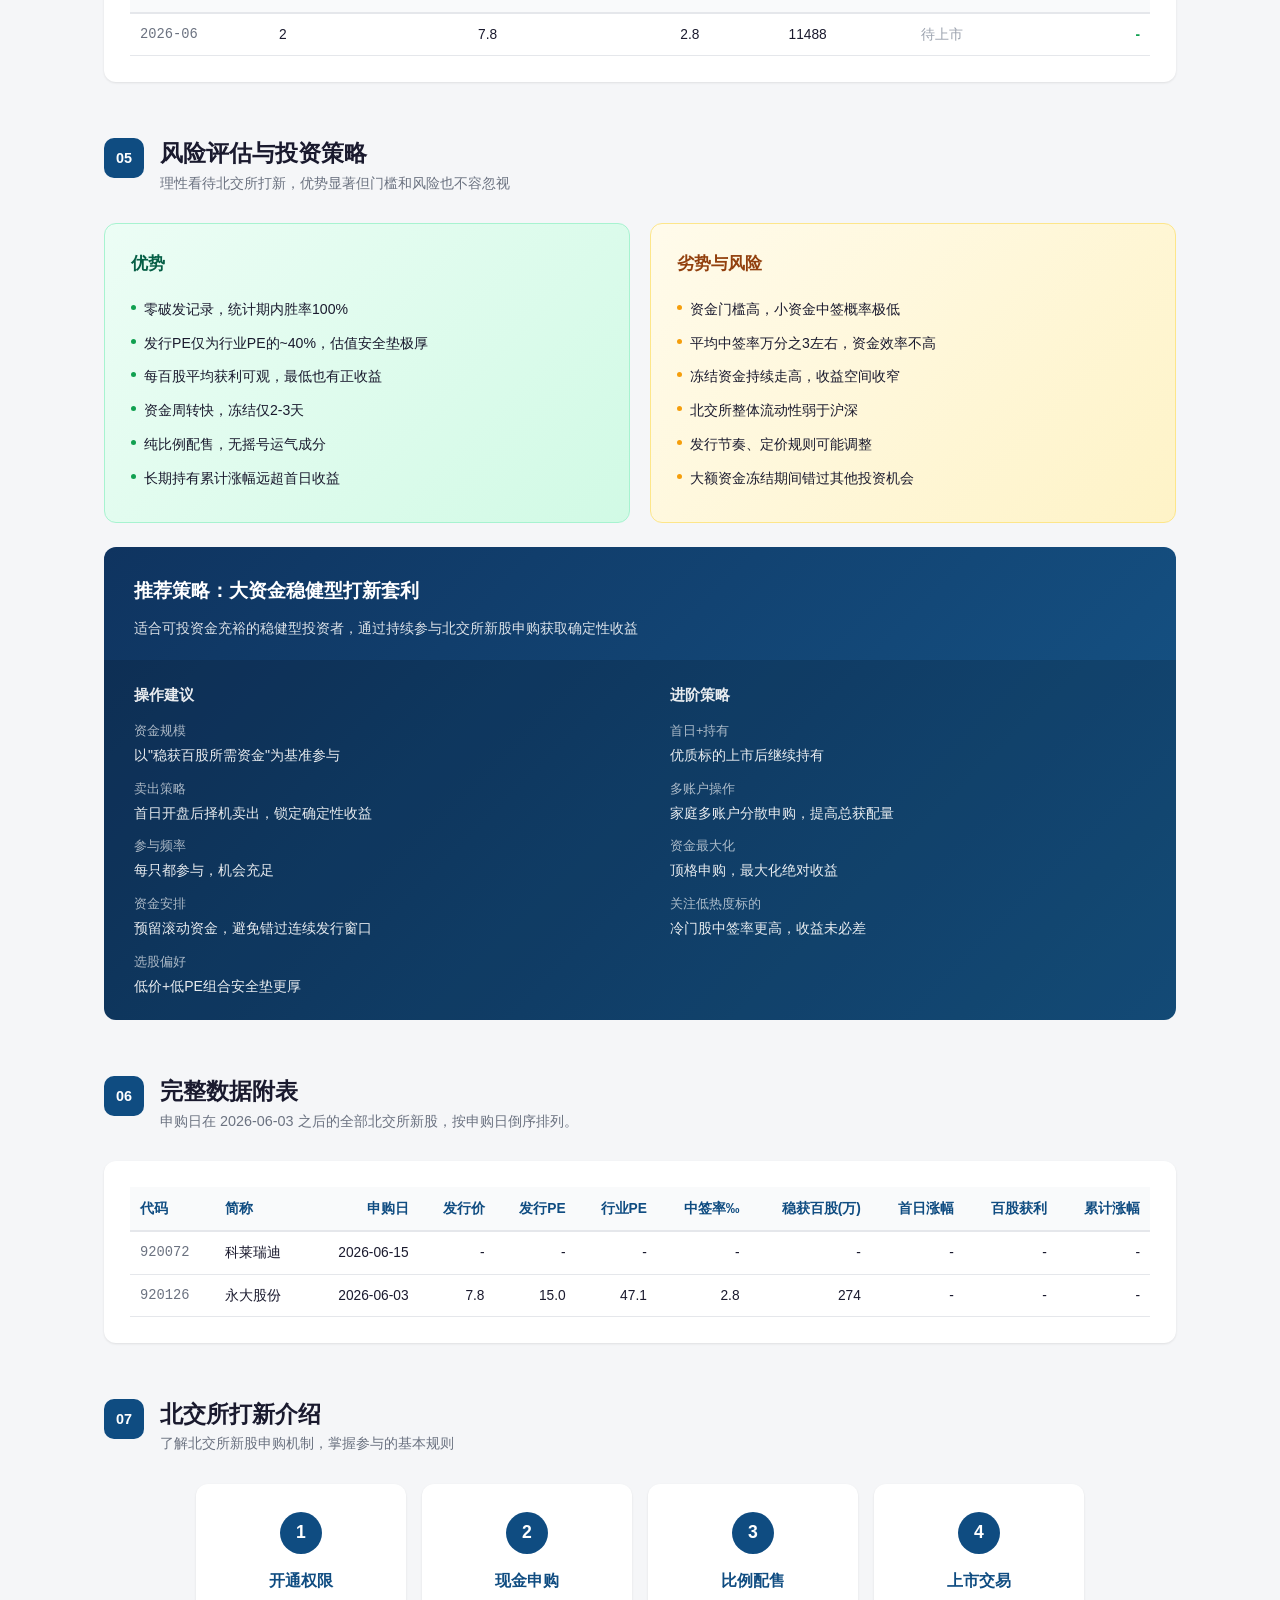
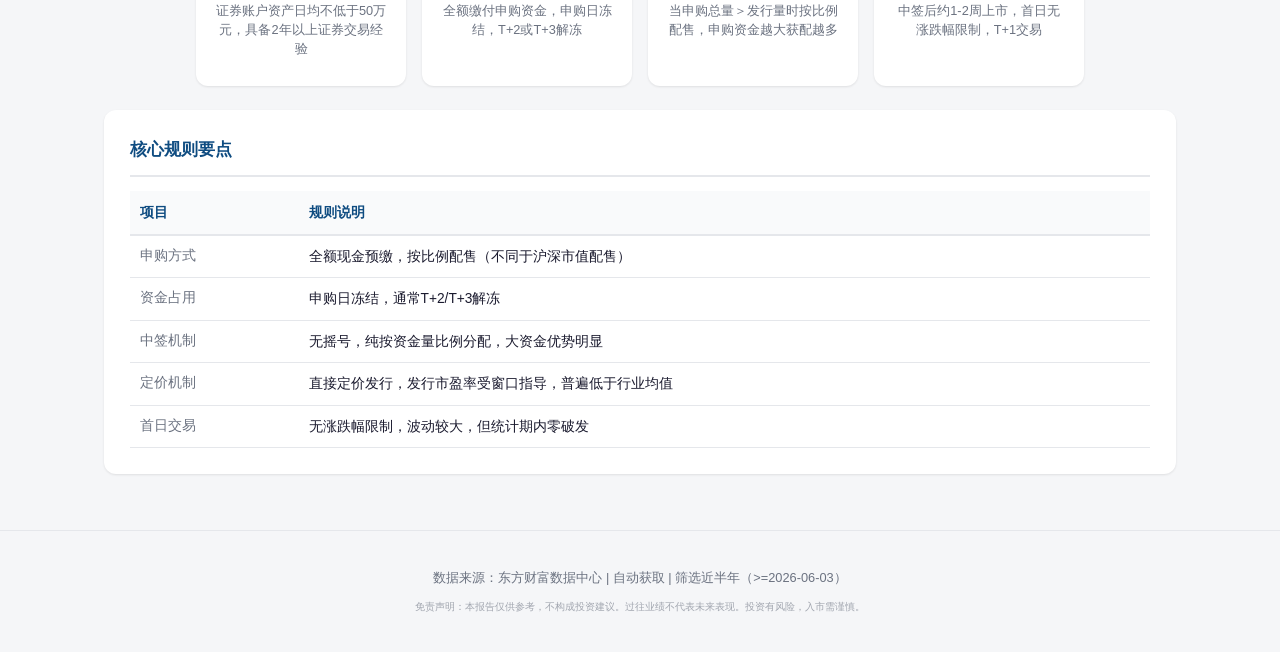
<file: optimized.html>
<!DOCTYPE html>
<html lang="zh-CN">
<head>
<meta charset="UTF-8">
<meta name="viewport" content="width=device-width, initial-scale=1.0">
<title>北交所打新 · 投资分析</title>
<link rel="stylesheet" href="css/optimized.css">
</head>
<body>

<div id="loading-overlay">
  <div class="spinner"></div>
  <div id="loading-msg">正在获取最新数据...</div>
</div>

<!-- ===== Hero ===== -->
<header class="hero">
  <div class="hero-badge">BSE IPO ANALYSIS</div>
  <h1>北交所打新 · 投资策略分析</h1>
  <p class="hero-sub">低风险套利机会深度研究，数据驱动理性决策</p>
  <div class="hero-meta">
    <span id="hero-date-range">统计区间：加载中...</span>
    <span class="dot"></span>
    <span id="data-status">加载中...</span>
  </div>
</header>

<div class="container">

<!-- ===== 一、即将申购新股 ===== -->
<section class="section" id="sec-upcoming">
  <div class="section-head">
    <span class="section-num">01</span>
    <div>
      <h2>新股申购前瞻</h2>
      <p class="section-sub">即将开放申购的北交所新股，提前了解基本面，把握申购窗口</p>
    </div>
  </div>
  <div class="upcoming-subsection" id="upcoming-pending-section">
    <h3 class="upcoming-label">待申购 <span class="upcoming-label-count" id="pending-count"></span></h3>
    <div class="upcoming-grid" id="upcoming-pending"></div>
  </div>
  <div class="upcoming-subsection" id="upcoming-subscribed-section">
    <h3 class="upcoming-label">已申购待上市 <span class="upcoming-label-count" id="subscribed-count"></span></h3>
    <div class="upcoming-grid" id="upcoming-subscribed"></div>
  </div>
  <div class="upcoming-empty" id="upcoming-empty" style="display:none">暂无即将申购的新股数据</div>
</section>

<!-- ===== 二、核心数据概览 ===== -->
<section class="section" id="sec-overview">
  <div class="section-head">
    <span class="section-num">02</span>
    <div>
      <h2>核心数据概览</h2>
      <p class="section-sub" id="overview-desc">加载中...</p>
    </div>
  </div>
  <div class="stat-grid" id="stat-grid"></div>
</section>

<!-- ===== 三、收益深度分析 ===== -->
<section class="section" id="sec-gain">
  <div class="section-head">
    <span class="section-num">03</span>
    <div>
      <h2>收益深度分析</h2>
      <p class="section-sub">首日涨幅分布、每百股获利排名、及上市后长期持有表现</p>
    </div>
  </div>
  <div class="two-col">
    <div class="card"><h3>首日涨幅分布</h3><div class="chart-wrap" id="chart-gain-dist"></div></div>
    <div class="card"><h3>发行价格分布</h3><div class="chart-wrap" id="chart-price-dist"></div></div>
  </div>
  <div class="card"><h3>首日收益 TOP 10（按每百股获利排序）</h3><div class="table-scroll"><table><thead><tr><th>排名</th><th>股票名称</th><th>发行价(元)</th><th>发行PE</th><th>首日均价(元)</th><th>首日涨幅</th><th>百股获利(元)</th><th>年化收益</th></tr></thead><tbody id="tbody-top-gainers"></tbody></table></div></div>
  <div class="card"><h3>长期持有收益 TOP 8（最新价 vs 发行价累计涨幅）</h3><div class="chart-wrap" id="chart-cum-gain"></div></div>
</section>

<!-- ===== 四、月度趋势 ===== -->
<section class="section" id="sec-monthly">
  <div class="section-head">
    <span class="section-num">04</span>
    <div>
      <h2>月度趋势与市场热度</h2>
      <p class="section-sub">追踪发行节奏、资金热度、首日收益的变化趋势</p>
    </div>
  </div>
  <div class="two-col">
    <div class="card"><h3>月度发行数量与冻结资金</h3><div class="chart-wrap" id="chart-monthly-ipo"></div></div>
    <div class="card"><h3>首日平均涨幅及百股获利趋势</h3><div class="chart-wrap" id="chart-monthly-gain"></div></div>
  </div>
  <div class="card"><h3>月度关键指标一览</h3><div class="table-scroll"><table><thead><tr><th>月份</th><th>发行数</th><th>均价(元)</th><th>中签率(万分之)</th><th>冻资(亿)</th><th>首日涨幅</th><th>百股获利(元)</th></tr></thead><tbody id="tbody-monthly"></tbody></table></div></div>
</section>

<!-- ===== 五、风险与策略 ===== -->
<section class="section" id="sec-risk-strategy">
  <div class="section-head">
    <span class="section-num">05</span>
    <div>
      <h2>风险评估与投资策略</h2>
      <p class="section-sub">理性看待北交所打新，优势显著但门槛和风险也不容忽视</p>
    </div>
  </div>

  <div class="risk-grid">
    <div class="risk-card pro">
      <div class="risk-label">优势</div>
      <ul>
        <li>零破发记录，统计期内胜率100%</li>
        <li>发行PE仅为行业PE的~40%，估值安全垫极厚</li>
        <li>每百股平均获利可观，最低也有正收益</li>
        <li>资金周转快，冻结仅2-3天</li>
        <li>纯比例配售，无摇号运气成分</li>
        <li>长期持有累计涨幅远超首日收益</li>
      </ul>
    </div>
    <div class="risk-card con">
      <div class="risk-label">劣势与风险</div>
      <ul>
        <li>资金门槛高，小资金中签概率极低</li>
        <li>平均中签率万分之3左右，资金效率不高</li>
        <li>冻结资金持续走高，收益空间收窄</li>
        <li>北交所整体流动性弱于沪深</li>
        <li>发行节奏、定价规则可能调整</li>
        <li>大额资金冻结期间错过其他投资机会</li>
      </ul>
    </div>
  </div>

  <div class="strategy-box">
    <div class="strategy-main">
      <h3>推荐策略：大资金稳健型打新套利</h3>
      <p>适合可投资金充裕的稳健型投资者，通过持续参与北交所新股申购获取确定性收益</p>
    </div>
    <div class="strategy-grid">
      <div class="strategy-col">
        <h4>操作建议</h4>
        <dl>
          <dt>资金规模</dt><dd>以"稳获百股所需资金"为基准参与</dd>
          <dt>卖出策略</dt><dd>首日开盘后择机卖出，锁定确定性收益</dd>
          <dt>参与频率</dt><dd>每只都参与，机会充足</dd>
          <dt>资金安排</dt><dd>预留滚动资金，避免错过连续发行窗口</dd>
          <dt>选股偏好</dt><dd>低价+低PE组合安全垫更厚</dd>
        </dl>
      </div>
      <div class="strategy-col">
        <h4>进阶策略</h4>
        <dl>
          <dt>首日+持有</dt><dd>优质标的上市后继续持有</dd>
          <dt>多账户操作</dt><dd>家庭多账户分散申购，提高总获配量</dd>
          <dt>资金最大化</dt><dd>顶格申购，最大化绝对收益</dd>
          <dt>关注低热度标的</dt><dd>冷门股中签率更高，收益未必差</dd>
        </dl>
      </div>
    </div>
  </div>
</section>

<!-- ===== 六、完整数据附表 ===== -->
<section class="section" id="sec-table">
  <div class="section-head">
    <span class="section-num">06</span>
    <div>
      <h2>完整数据附表</h2>
      <p class="section-sub" id="table-desc">加载中...</p>
    </div>
  </div>
  <div class="card"><div class="table-scroll"><table id="table-all-stocks"><thead><tr>
    <th>代码</th><th>简称</th><th>申购日</th><th>发行价</th><th>发行PE</th><th>行业PE</th><th>中签率&permil;</th><th>稳获百股(万)</th><th>首日涨幅</th><th>百股获利</th><th>累计涨幅</th>
  </tr></thead><tbody id="tbody-all-stocks"></tbody></table></div></div>
</section>

<!-- ===== 七、北交所打新介绍（原第一部分） ===== -->
<section class="section" id="sec-intro">
  <div class="section-head">
    <span class="section-num">07</span>
    <div>
      <h2>北交所打新介绍</h2>
      <p class="section-sub">了解北交所新股申购机制，掌握参与的基本规则</p>
    </div>
  </div>
  <div class="rule-flow">
    <div class="rule-step">
      <div class="step-icon">1</div>
      <h4>开通权限</h4>
      <p>证券账户资产日均不低于50万元，具备2年以上证券交易经验</p>
    </div>
    <div class="rule-step">
      <div class="step-icon">2</div>
      <h4>现金申购</h4>
      <p>全额缴付申购资金，申购日冻结，T+2或T+3解冻</p>
    </div>
    <div class="rule-step">
      <div class="step-icon">3</div>
      <h4>比例配售</h4>
      <p>当申购总量＞发行量时按比例配售，申购资金越大获配越多</p>
    </div>
    <div class="rule-step">
      <div class="step-icon">4</div>
      <h4>上市交易</h4>
      <p>中签后约1-2周上市，首日无涨跌幅限制，T+1交易</p>
    </div>
  </div>
  <div class="card" style="margin-top:24px">
    <h3>核心规则要点</h3>
    <table><thead><tr><th>项目</th><th>规则说明</th></tr></thead><tbody>
      <tr><td>申购方式</td><td>全额现金预缴，按比例配售（不同于沪深市值配售）</td></tr>
      <tr><td>资金占用</td><td>申购日冻结，通常T+2/T+3解冻</td></tr>
      <tr><td>中签机制</td><td>无摇号，纯按资金量比例分配，大资金优势明显</td></tr>
      <tr><td>定价机制</td><td>直接定价发行，发行市盈率受窗口指导，普遍低于行业均值</td></tr>
      <tr><td>首日交易</td><td>无涨跌幅限制，波动较大，但统计期内零破发</td></tr>
    </tbody></table>
  </div>
</section>

</div>

<footer class="footer">
  <p id="footer-info">数据来源：东方财富数据中心 | 自动更新</p>
  <p class="disclaimer">免责声明：本报告仅供参考，不构成投资建议。过往业绩不代表未来表现。投资有风险，入市需谨慎。</p>
</footer>

<!-- ===== Embedded Data (offline fallback) ===== -->
<script>
const API_START_DATE = "2025-12-07";
const EMBEDDED_DATA = [
  {
    "code": "920072",
    "name": "科莱瑞迪",
    "apply_date": "2026-06-15",
    "price": null,
    "pe": null,
    "ind_pe": null,
    "win_rate": null,
    "funds_needed": null,
    "gain_pct": null,
    "profit": null,
    "cum_gain": null,
    "avg_price": null,
    "annual_return": null,
    "fund_yi": null,
    "people_wan": null,
    "listing_serial": null
  },
  {
    "code": "920126",
    "name": "永大股份",
    "apply_date": "2026-06-03",
    "price": 7.79,
    "pe": 14.98,
    "ind_pe": 47.09,
    "win_rate": 0.0002839115,
    "funds_needed": 274.39,
    "gain_pct": null,
    "profit": null,
    "cum_gain": null,
    "avg_price": null,
    "annual_return": null,
    "fund_yi": 11487.79,
    "people_wan": 61.58,
    "listing_serial": null
  },
  {
    "code": "920083",
    "name": "金戈新材",
    "apply_date": "2026-06-01",
    "price": 9.65,
    "pe": 14.93,
    "ind_pe": 41.01,
    "win_rate": 0.0002033329,
    "funds_needed": 474.6,
    "gain_pct": null,
    "profit": null,
    "cum_gain": null,
    "avg_price": null,
    "annual_return": null,
    "fund_yi": 9534.25,
    "people_wan": 57.76,
    "listing_serial": 46184.0
  },
  {
    "code": "920206",
    "name": "彩客科技",
    "apply_date": "2026-05-27",
    "price": 30.28,
    "pe": 14.98,
    "ind_pe": 32.47,
    "win_rate": 0.00024323379999999998,
    "funds_needed": 1244.9,
    "gain_pct": 1.9735601056803198,
    "profit": 5976.0,
    "cum_gain": 2.1044,
    "avg_price": 90.0394,
    "annual_return": 5.8404,
    "fund_yi": 8934.99,
    "people_wan": 53.14,
    "listing_serial": 46181.0
  },
  {
    "code": "920211",
    "name": "新睿电子",
    "apply_date": "2026-05-25",
    "price": 25.19,
    "pe": 14.99,
    "ind_pe": 57.91,
    "win_rate": 0.00018700660000000002,
    "funds_needed": 1347.02,
    "gain_pct": 9.06082175466455,
    "profit": 22824.0,
    "cum_gain": 5.9472,
    "avg_price": 253.4321,
    "annual_return": 20.6155,
    "fund_yi": 7758.79,
    "people_wan": 59.77,
    "listing_serial": 46178.0
  },
  {
    "code": "920218",
    "name": "新天力",
    "apply_date": "2026-05-20",
    "price": 12.19,
    "pe": 14.78,
    "ind_pe": 30.67,
    "win_rate": 0.0002578989,
    "funds_needed": 472.67,
    "gain_pct": 2.62527481542248,
    "profit": 3200.0,
    "cum_gain": 1.2158,
    "avg_price": 44.1921,
    "annual_return": 8.2374,
    "fund_yi": 9961.92,
    "people_wan": 57.79,
    "listing_serial": 46171.0
  },
  {
    "code": "920161",
    "name": "龙辰科技",
    "apply_date": "2026-05-18",
    "price": 9.21,
    "pe": 14.98,
    "ind_pe": 70.47,
    "win_rate": 0.0002740647,
    "funds_needed": 336.06,
    "gain_pct": 4.4957763300760005,
    "profit": 4141.0,
    "cum_gain": 4.2117,
    "avg_price": 50.6161,
    "annual_return": 14.9906,
    "fund_yi": 10282.74,
    "people_wan": 52.4,
    "listing_serial": 46169.0
  },
  {
    "code": "920220",
    "name": "朗信电气",
    "apply_date": "2026-05-13",
    "price": 28.29,
    "pe": 14.99,
    "ind_pe": 29.17,
    "win_rate": 0.0003565682,
    "funds_needed": 793.4,
    "gain_pct": 5.18601272534464,
    "profit": 14671.0,
    "cum_gain": 1.4719,
    "avg_price": 175.0023,
    "annual_return": 22.4981,
    "fund_yi": 9455.01,
    "people_wan": 46.39,
    "listing_serial": 46164.0
  },
  {
    "code": "920096",
    "name": "嘉晨智能",
    "apply_date": "2026-05-06",
    "price": 14.43,
    "pe": 14.99,
    "ind_pe": 43.79,
    "win_rate": 0.0002679695,
    "funds_needed": 538.5,
    "gain_pct": 4.50634095634096,
    "profit": 6503.0,
    "cum_gain": 3.6389,
    "avg_price": 79.4565,
    "annual_return": 14.6918,
    "fund_yi": 8723.6,
    "people_wan": 50.23,
    "listing_serial": 46160.0
  },
  {
    "code": "920178",
    "name": "锐翔智能",
    "apply_date": "2026-04-27",
    "price": 29.47,
    "pe": 14.99,
    "ind_pe": 41.25,
    "win_rate": 0.00037800050000000003,
    "funds_needed": 779.63,
    "gain_pct": 4.98853070919579,
    "profit": 14701.0,
    "cum_gain": 3.6318,
    "avg_price": 176.482,
    "annual_return": 22.9422,
    "fund_yi": 9645.22,
    "people_wan": 45.78,
    "listing_serial": 46157.0
  },
  {
    "code": "920200",
    "name": "振宏股份",
    "apply_date": "2026-04-22",
    "price": 20.58,
    "pe": 14.99,
    "ind_pe": 45.08,
    "win_rate": 0.0004118349,
    "funds_needed": 499.72,
    "gain_pct": 1.6091156462585,
    "profit": 3312.0,
    "cum_gain": 1.4052,
    "avg_price": 53.6956,
    "annual_return": 8.0626,
    "fund_yi": 10303.62,
    "people_wan": 54.07,
    "listing_serial": 46149.0
  },
  {
    "code": "920186",
    "name": "中科仪",
    "apply_date": "2026-04-20",
    "price": 16.21,
    "pe": 35.23,
    "ind_pe": null,
    "win_rate": 0.000383805,
    "funds_needed": 422.35,
    "gain_pct": 2.99536088834053,
    "profit": 4855.0,
    "cum_gain": 4.6767,
    "avg_price": 64.7648,
    "annual_return": 13.9872,
    "fund_yi": 9882.99,
    "people_wan": 47.81,
    "listing_serial": 46141.0
  },
  {
    "code": "920156",
    "name": "海昌智能",
    "apply_date": "2026-04-15",
    "price": 20.93,
    "pe": 14.98,
    "ind_pe": 40.8,
    "win_rate": 0.0004396134,
    "funds_needed": 476.11,
    "gain_pct": 0.92856665074056,
    "profit": 1943.0,
    "cum_gain": 1.9479,
    "avg_price": 40.3649,
    "annual_return": 4.9665,
    "fund_yi": 10335.18,
    "people_wan": 52.2,
    "listing_serial": 46139.0
  },
  {
    "code": "920125",
    "name": "鸿仕达",
    "apply_date": "2026-04-13",
    "price": 16.57,
    "pe": 14.99,
    "ind_pe": 40.88,
    "win_rate": 0.0002453994,
    "funds_needed": 675.23,
    "gain_pct": 1.97893783946892,
    "profit": 3279.0,
    "cum_gain": 9.9837,
    "avg_price": 49.361,
    "annual_return": 5.9085,
    "fund_yi": 8203.99,
    "people_wan": 52.32,
    "listing_serial": 46136.0
  },
  {
    "code": "920191",
    "name": "瑞尔竞达",
    "apply_date": "2026-04-09",
    "price": 7.71,
    "pe": 14.99,
    "ind_pe": 39.14,
    "win_rate": 0.000346584,
    "funds_needed": 222.46,
    "gain_pct": 0.96992217898833,
    "profit": 748.0,
    "cum_gain": 0.4656,
    "avg_price": 15.1881,
    "annual_return": 2.4539,
    "fund_yi": 8879.37,
    "people_wan": 46.06,
    "listing_serial": 46132.0
  },
  {
    "code": "920177",
    "name": "恒道科技",
    "apply_date": "2026-04-07",
    "price": 21.8,
    "pe": 14.99,
    "ind_pe": 41.56,
    "win_rate": 0.000316421,
    "funds_needed": 688.96,
    "gain_pct": 0.76042201834862,
    "profit": 1658.0,
    "cum_gain": null,
    "avg_price": 38.3772,
    "annual_return": 2.9274,
    "fund_yi": 8110.39,
    "people_wan": 40.49,
    "listing_serial": 46128.0
  },
  {
    "code": "920012",
    "name": "创达新材",
    "apply_date": "2026-04-01",
    "price": 19.58,
    "pe": 14.99,
    "ind_pe": 63.36,
    "win_rate": 0.0002689035,
    "funds_needed": 728.15,
    "gain_pct": 1.36797752808989,
    "profit": 2678.0,
    "cum_gain": 2.6517,
    "avg_price": 46.365,
    "annual_return": 4.4755,
    "fund_yi": 8079.76,
    "people_wan": 48.99,
    "listing_serial": 46125.0
  },
  {
    "code": "920181",
    "name": "赛英电子",
    "apply_date": "2026-03-30",
    "price": 28.0,
    "pe": 13.79,
    "ind_pe": 29.27,
    "win_rate": 0.0004184558,
    "funds_needed": 669.13,
    "gain_pct": 1.24998571428571,
    "profit": 3500.0,
    "cum_gain": 2.4646,
    "avg_price": 62.9996,
    "annual_return": 6.3639,
    "fund_yi": 6503.91,
    "people_wan": 38.23,
    "listing_serial": 46122.0
  },
  {
    "code": "920011",
    "name": "晨光电机",
    "apply_date": "2026-03-25",
    "price": 15.5,
    "pe": 14.96,
    "ind_pe": 29.28,
    "win_rate": 0.0003215365,
    "funds_needed": 482.07,
    "gain_pct": 0.91363225806452,
    "profit": 1416.0,
    "cum_gain": 0.6774,
    "avg_price": 29.6613,
    "annual_return": 3.5741,
    "fund_yi": 8966.32,
    "people_wan": 50.19,
    "listing_serial": 46120.0
  },
  {
    "code": "920055",
    "name": "隆源股份",
    "apply_date": "2026-03-23",
    "price": 24.7,
    "pe": 14.99,
    "ind_pe": 29.78,
    "win_rate": 0.000434284,
    "funds_needed": 568.76,
    "gain_pct": 0.54152631578947,
    "profit": 1338.0,
    "cum_gain": 0.285,
    "avg_price": 38.0757,
    "annual_return": 2.8613,
    "fund_yi": 8701.91,
    "people_wan": 38.65,
    "listing_serial": 46112.0
  },
  {
    "code": "920069",
    "name": "普昂医疗",
    "apply_date": "2026-03-18",
    "price": 18.38,
    "pe": 14.53,
    "ind_pe": 43.57,
    "win_rate": 0.0002529104,
    "funds_needed": 726.74,
    "gain_pct": 1.30368335146899,
    "profit": 2396.0,
    "cum_gain": null,
    "avg_price": 42.3417,
    "annual_return": 4.0115,
    "fund_yi": 6921.85,
    "people_wan": 44.99,
    "listing_serial": 46108.0
  },
  {
    "code": "920188",
    "name": "悦龙科技",
    "apply_date": "2026-03-16",
    "price": 14.04,
    "pe": 14.99,
    "ind_pe": 28.52,
    "win_rate": 0.0003127999,
    "funds_needed": 448.85,
    "gain_pct": 1.41740740740741,
    "profit": 1990.0,
    "cum_gain": 0.9017,
    "avg_price": 33.9404,
    "annual_return": 5.3943,
    "fund_yi": 8884.47,
    "people_wan": 45.99,
    "listing_serial": 46111.0
  },
  {
    "code": "920028",
    "name": "新恒泰",
    "apply_date": "2026-03-11",
    "price": 9.4,
    "pe": 14.99,
    "ind_pe": 28.56,
    "win_rate": 0.0003743867,
    "funds_needed": 251.08,
    "gain_pct": 1.25712765957447,
    "profit": 1182.0,
    "cum_gain": 1.0213,
    "avg_price": 21.217,
    "annual_return": 5.7262,
    "fund_yi": 9285.09,
    "people_wan": 58.35,
    "listing_serial": 46101.0
  },
  {
    "code": "920078",
    "name": "族兴新材",
    "apply_date": "2026-03-09",
    "price": 6.98,
    "pe": 14.99,
    "ind_pe": 34.76,
    "win_rate": 0.00020930150000000002,
    "funds_needed": 333.5,
    "gain_pct": 4.11565902578796,
    "profit": 2873.0,
    "cum_gain": 3.7593,
    "avg_price": 35.7073,
    "annual_return": 10.4802,
    "fund_yi": 6903.25,
    "people_wan": 50.44,
    "listing_serial": 46099.0
  },
  {
    "code": "920036",
    "name": "觅睿科技",
    "apply_date": "2026-02-26",
    "price": 21.52,
    "pe": 14.99,
    "ind_pe": 65.47,
    "win_rate": 0.0003185318,
    "funds_needed": 675.6,
    "gain_pct": 1.02725371747212,
    "profit": 2211.0,
    "cum_gain": 1.2328,
    "avg_price": 43.6265,
    "annual_return": 2.3887,
    "fund_yi": 8272.68,
    "people_wan": 59.68,
    "listing_serial": 46090.0
  },
  {
    "code": "920183",
    "name": "海菲曼",
    "apply_date": "2026-02-24",
    "price": 19.71,
    "pe": 14.99,
    "ind_pe": 65.52,
    "win_rate": 0.0002589197,
    "funds_needed": 761.24,
    "gain_pct": 1.77467275494673,
    "profit": 3498.0,
    "cum_gain": 0.9477,
    "avg_price": 54.6888,
    "annual_return": 5.5906,
    "fund_yi": 7212.23,
    "people_wan": 55.81,
    "listing_serial": 46085.0
  },
  {
    "code": "920187",
    "name": "通领科技",
    "apply_date": "2026-02-11",
    "price": 29.62,
    "pe": 14.47,
    "ind_pe": 30.47,
    "win_rate": 0.0004955969,
    "funds_needed": 597.67,
    "gain_pct": 0.5222383524645501,
    "profit": 1547.0,
    "cum_gain": -0.262,
    "avg_price": 45.0887,
    "annual_return": 3.1489,
    "fund_yi": 8391.19,
    "people_wan": 52.38,
    "listing_serial": 46086.0
  },
  {
    "code": "920168",
    "name": "通宝光电",
    "apply_date": "2026-02-09",
    "price": 16.17,
    "pe": 14.99,
    "ind_pe": 30.5,
    "win_rate": 0.0003078894,
    "funds_needed": 525.19,
    "gain_pct": 0.8211626468769301,
    "profit": 1328.0,
    "cum_gain": null,
    "avg_price": 29.4482,
    "annual_return": 3.0761,
    "fund_yi": 8883.07,
    "people_wan": 60.67,
    "listing_serial": 46079.0
  },
  {
    "code": "920166",
    "name": "海圣医疗",
    "apply_date": "2026-02-04",
    "price": 12.64,
    "pe": 13.99,
    "ind_pe": 42.95,
    "win_rate": 0.00018735209999999998,
    "funds_needed": 674.67,
    "gain_pct": 1.42309335443038,
    "profit": 1799.0,
    "cum_gain": 0.8718,
    "avg_price": 30.6279,
    "annual_return": 3.2438,
    "fund_yi": 6857.78,
    "people_wan": 59.94,
    "listing_serial": 46065.0
  },
  {
    "code": "920180",
    "name": "爱得科技",
    "apply_date": "2026-02-02",
    "price": 7.67,
    "pe": 14.98,
    "ind_pe": 42.57,
    "win_rate": 0.0002433561,
    "funds_needed": 315.18,
    "gain_pct": 2.0296088657105598,
    "profit": 1557.0,
    "cum_gain": 0.8123,
    "avg_price": 23.2371,
    "annual_return": 6.0093,
    "fund_yi": 8376.65,
    "people_wan": 49.67,
    "listing_serial": 46063.0
  },
  {
    "code": "920119",
    "name": "美德乐",
    "apply_date": "2026-01-21",
    "price": 41.88,
    "pe": 14.99,
    "ind_pe": 47.63,
    "win_rate": 0.0005695494000000001,
    "funds_needed": 735.32,
    "gain_pct": 1.86934336198663,
    "profit": 7829.0,
    "cum_gain": null,
    "avg_price": 120.1681,
    "annual_return": 12.9536,
    "fund_yi": 10588.58,
    "people_wan": 59.24,
    "listing_serial": 46052.0
  },
  {
    "code": "920159",
    "name": "农大科技",
    "apply_date": "2026-01-19",
    "price": 25.0,
    "pe": 13.4,
    "ind_pe": 30.39,
    "win_rate": 0.0003871636,
    "funds_needed": 645.73,
    "gain_pct": 1.056344,
    "profit": 2641.0,
    "cum_gain": 0.3228,
    "avg_price": 51.4086,
    "annual_return": 4.9758,
    "fund_yi": 9298.39,
    "people_wan": 54.59,
    "listing_serial": 46050.0
  },
  {
    "code": "920076",
    "name": "国亮新材",
    "apply_date": "2026-01-14",
    "price": 10.76,
    "pe": 14.97,
    "ind_pe": 33.44,
    "win_rate": 0.0002110267,
    "funds_needed": 509.89,
    "gain_pct": 1.77995353159851,
    "profit": 1915.0,
    "cum_gain": 0.3485,
    "avg_price": 29.9123,
    "annual_return": 4.57,
    "fund_yi": 8280.77,
    "people_wan": 72.81,
    "listing_serial": 46044.0
  },
  {
    "code": "920050",
    "name": "爱舍伦",
    "apply_date": "2026-01-12",
    "price": 15.98,
    "pe": 14.99,
    "ind_pe": 29.79,
    "win_rate": 0.00027686329999999996,
    "funds_needed": 577.19,
    "gain_pct": 2.04399249061327,
    "profit": 3266.0,
    "cum_gain": 0.8148,
    "avg_price": 48.643,
    "annual_return": 6.8851,
    "fund_yi": 8789.21,
    "people_wan": 69.58,
    "listing_serial": 46043.0
  },
  {
    "code": "920086",
    "name": "科马材料",
    "apply_date": "2026-01-06",
    "price": 11.66,
    "pe": 14.2,
    "ind_pe": 28.68,
    "win_rate": 0.0002565359,
    "funds_needed": 454.52,
    "gain_pct": 3.67916809605489,
    "profit": 4290.0,
    "cum_gain": 1.3928,
    "avg_price": 54.5591,
    "annual_return": 11.4833,
    "fund_yi": 8557.65,
    "people_wan": 62.45,
    "listing_serial": 46038.0
  },
  {
    "code": "920045",
    "name": "蘅东光",
    "apply_date": "2025-12-23",
    "price": 31.59,
    "pe": 14.99,
    "ind_pe": 58.05,
    "win_rate": 0.000344406,
    "funds_needed": 917.24,
    "gain_pct": 9.66535929091485,
    "profit": 30533.0,
    "cum_gain": 15.2466,
    "avg_price": 336.9187,
    "annual_return": 40.5001,
    "fund_yi": 8461.46,
    "people_wan": 58.88,
    "listing_serial": 46022.0
  },
  {
    "code": "920121",
    "name": "江天科技",
    "apply_date": "2025-12-16",
    "price": 21.21,
    "pe": 14.5,
    "ind_pe": 48.66,
    "win_rate": 0.0003246505,
    "funds_needed": 653.32,
    "gain_pct": 2.0991749174917502,
    "profit": 4452.0,
    "cum_gain": null,
    "avg_price": 65.7335,
    "annual_return": 8.2915,
    "fund_yi": 7769.44,
    "people_wan": 52.96,
    "listing_serial": 46016.0
  }
]; // __EMBEDDED_DATA_END__
</script>

<!-- ===== Shared Data Layer ===== -->
<script src="js/bse-data.js"></script>
<!-- ===== Optimized Application ===== -->
<script src="js/optimized-app.js"></script>
</body>
</html>
</file>
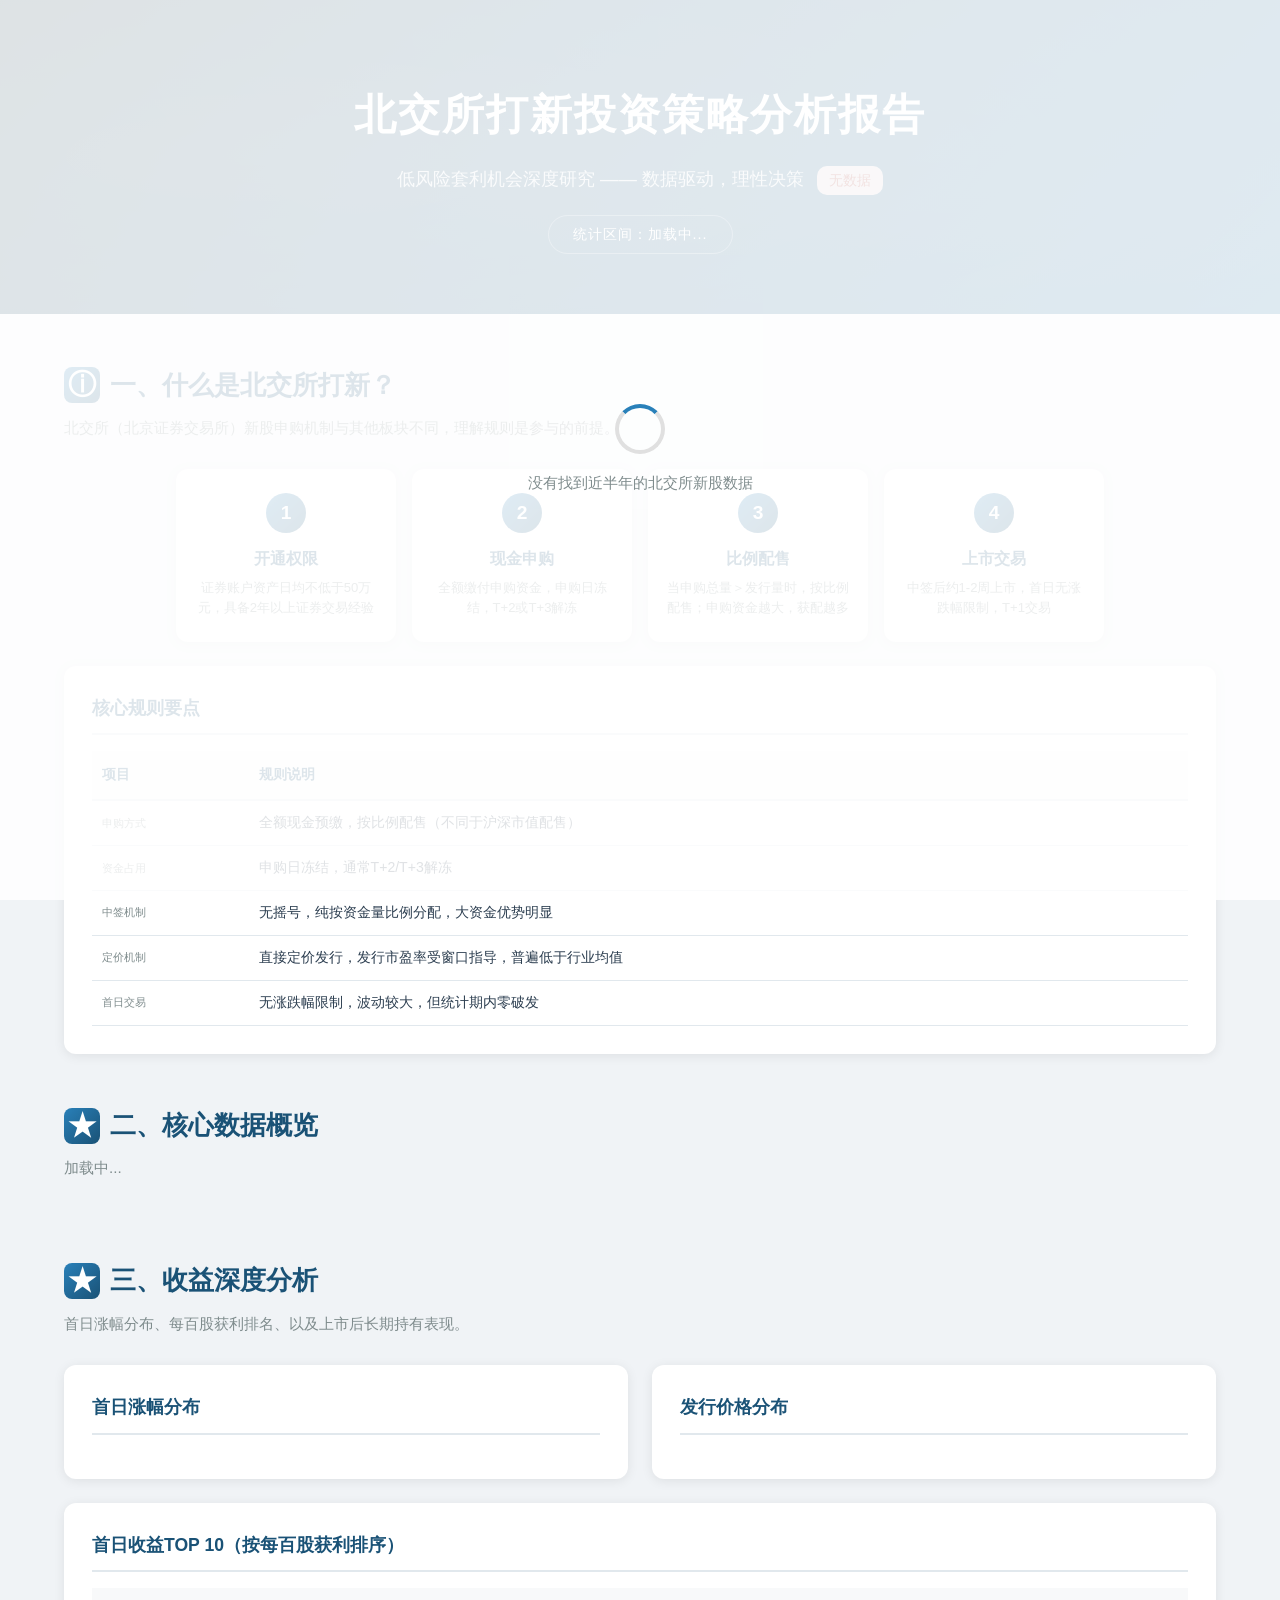
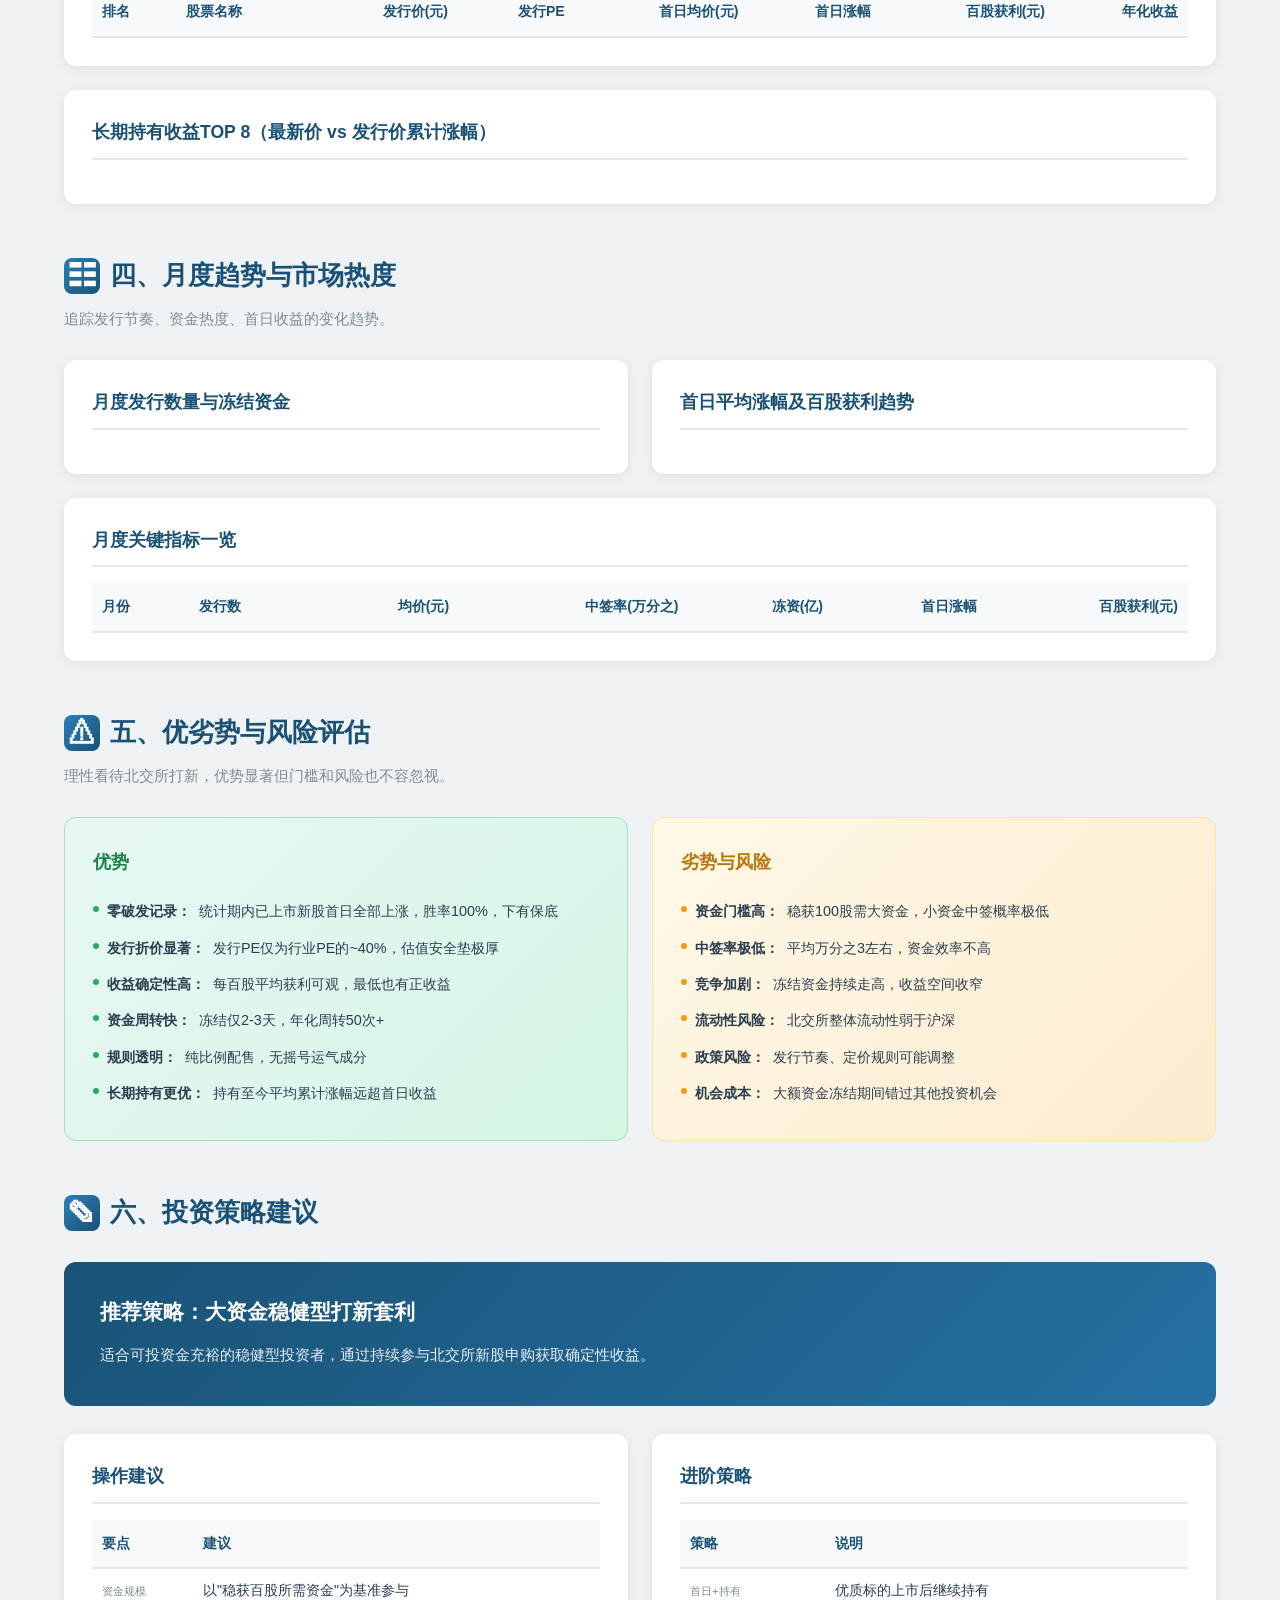
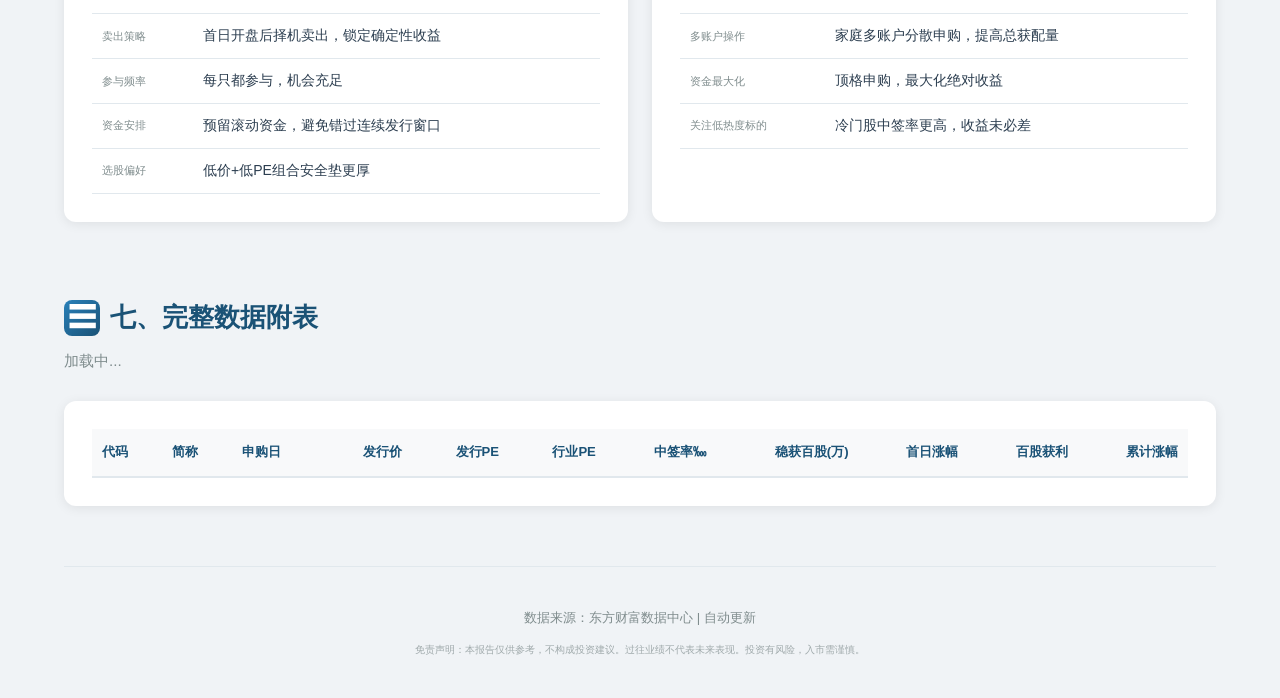
<file: 北交所打新分析报告.html>
<!DOCTYPE html>
<html lang="zh-CN">
<head>
<meta charset="UTF-8">
<meta name="viewport" content="width=device-width, initial-scale=1.0">
<title>北交所打新投资策略分析报告</title>
<style>
:root{--primary:#1a5276;--primary-light:#2980b9;--accent:#e74c3c;--accent-light:#f39c12;--green:#27ae60;--bg:#f0f3f6;--card:#fff;--text:#2c3e50;--text-light:#7f8c8d;--border:#e1e8ed;--shadow:0 2px 12px rgba(0,0,0,.08);--radius:12px}
*{margin:0;padding:0;box-sizing:border-box}
body{font-family:-apple-system,BlinkMacSystemFont,"Segoe UI","PingFang SC","Microsoft YaHei",sans-serif;background:var(--bg);color:var(--text);line-height:1.7}
.hero{background:linear-gradient(135deg,#1a3c4a 0%,#1a5276 40%,#2471a3 100%);color:#fff;padding:80px 0 60px;text-align:center;position:relative;overflow:hidden}
.hero::before{content:'';position:absolute;top:-50%;left:-25%;width:150%;height:200%;background:radial-gradient(ellipse at 30% 50%,rgba(255,255,255,.06) 0%,transparent 60%),radial-gradient(ellipse at 70% 30%,rgba(255,255,255,.04) 0%,transparent 50%)}
.hero h1{font-size:2.6em;font-weight:700;letter-spacing:2px;position:relative;margin-bottom:12px}
.hero .subtitle{font-size:1.15em;opacity:.85;position:relative;font-weight:300}
.hero .date-badge{display:inline-block;margin-top:20px;padding:6px 24px;border:1px solid rgba(255,255,255,.35);border-radius:20px;font-size:.9em;position:relative;letter-spacing:1px}
.container{max-width:1200px;margin:0 auto;padding:0 24px}
.section{margin:50px 0}
.section-title{font-size:1.6em;font-weight:700;color:var(--primary);margin-bottom:8px;display:flex;align-items:center;gap:10px}
.section-title .icon{width:36px;height:36px;background:linear-gradient(135deg,var(--primary-light),var(--primary));border-radius:8px;display:flex;align-items:center;justify-content:center;color:#fff;font-size:1.1em}
.section-desc{color:var(--text-light);margin-bottom:28px;font-size:.95em}
.card{background:var(--card);border-radius:var(--radius);box-shadow:var(--shadow);padding:28px;margin-bottom:24px}
.card h3{font-size:1.1em;color:var(--primary);margin-bottom:16px;padding-bottom:10px;border-bottom:2px solid var(--border)}
.stat-grid{display:grid;grid-template-columns:repeat(auto-fit,minmax(200px,1fr));gap:16px;margin-bottom:24px}
.stat-card{background:var(--card);border-radius:var(--radius);box-shadow:var(--shadow);padding:24px;text-align:center;transition:transform .2s;border-top:4px solid transparent}
.stat-card:hover{transform:translateY(-2px)}
.stat-card.green{border-top-color:var(--green)}
.stat-card.accent{border-top-color:var(--accent)}
.stat-card.blue{border-top-color:var(--primary-light)}
.stat-card.orange{border-top-color:var(--accent-light)}
.stat-card .value{font-size:2em;font-weight:800;line-height:1.2}
.stat-card .label{font-size:.85em;color:var(--text-light);margin-top:6px}
.stat-card .sub{font-size:.8em;color:var(--green);margin-top:4px}
.chart-wrap{width:100%;overflow-x:auto}
.chart-wrap svg{display:block;margin:0 auto}
.two-col{display:grid;grid-template-columns:1fr 1fr;gap:24px}
@media(max-width:768px){.two-col{grid-template-columns:1fr}}
table{width:100%;border-collapse:collapse;font-size:.88em}
thead th{background:#f8f9fa;padding:12px 10px;text-align:right;font-weight:600;color:var(--primary);border-bottom:2px solid var(--border);white-space:nowrap}
thead th:first-child,thead th:nth-child(2){text-align:left}
tbody td{padding:10px;text-align:right;border-bottom:1px solid var(--border)}
tbody td:first-child{font-family:monospace;color:var(--text-light);text-align:left}
tbody td:nth-child(2){text-align:left;font-weight:500}
tbody tr:hover{background:#f8fafc}
.gain-up{color:var(--green);font-weight:600}
.rule-flow{display:flex;gap:16px;flex-wrap:wrap;justify-content:center;margin:24px 0}
.rule-step{flex:1;min-width:170px;max-width:220px;background:var(--card);border-radius:var(--radius);box-shadow:var(--shadow);padding:24px 18px;text-align:center}
.rule-step .step-num{width:40px;height:40px;background:linear-gradient(135deg,var(--primary-light),var(--primary));border-radius:50%;color:#fff;font-weight:700;font-size:1.2em;display:flex;align-items:center;justify-content:center;margin:0 auto 12px}
.rule-step h4{font-size:1em;margin-bottom:6px;color:var(--primary)}
.rule-step p{font-size:.82em;color:var(--text-light);line-height:1.5}
.adv-grid{display:grid;grid-template-columns:1fr 1fr;gap:24px;margin:24px 0}
@media(max-width:768px){.adv-grid{grid-template-columns:1fr}}
.adv-card{border-radius:var(--radius);padding:28px}
.adv-card.pro{background:linear-gradient(135deg,#e8f8f5,#d5f5e3);border:1px solid #a3e4bc}
.adv-card.con{background:linear-gradient(135deg,#fef9e7,#fdebd0);border:1px solid #f9e79f}
.adv-card h4{font-size:1.15em;margin-bottom:16px}
.adv-card.pro h4{color:#1e8449}
.adv-card.con h4{color:#b9770e}
.adv-card ul{list-style:none;padding:0}
.adv-card li{padding:6px 0;font-size:.9em;display:flex;align-items:flex-start;gap:8px}
.adv-card li::before{content:'';flex-shrink:0;width:6px;height:6px;border-radius:50%;margin-top:7px}
.adv-card.pro li::before{background:var(--green)}
.adv-card.con li::before{background:var(--accent-light)}
.strategy-banner{background:linear-gradient(135deg,#1a5276,#2471a3);color:#fff;border-radius:var(--radius);padding:32px 36px;margin:28px 0}
.strategy-banner h3{color:#fff;font-size:1.3em;margin-bottom:12px}
.strategy-banner p{opacity:.9;font-size:.95em;margin-bottom:6px}
.footer{text-align:center;padding:40px 0;color:var(--text-light);font-size:.82em;border-top:1px solid var(--border);margin-top:60px}
.footer .disclaimer{margin-top:12px;font-size:.78em;opacity:.7}
.table-scroll{overflow-x:auto}
.table-scroll::-webkit-scrollbar{height:6px}
.table-scroll::-webkit-scrollbar-thumb{background:#ccc;border-radius:3px}
#loading-overlay{position:fixed;top:0;left:0;width:100%;height:100%;background:rgba(255,255,255,.85);display:flex;align-items:center;justify-content:center;z-index:999;flex-direction:column}
#loading-overlay.done{display:none}
.spinner{width:50px;height:50px;border:4px solid #e0e0e0;border-top-color:var(--primary-light);border-radius:50%;animation:spin .8s linear infinite}
@keyframes spin{to{transform:rotate(360deg)}}
#loading-msg{margin-top:16px;color:var(--text-light);font-size:.95em}
#data-status{display:inline-block;padding:3px 12px;border-radius:10px;font-size:.75em;margin-left:8px;font-weight:500}
#data-status.live{background:#e8f8f5;color:#1e8449}
#data-status.cached{background:#fef9e7;color:#b9770e}
#data-status.error{background:#fde8e8;color:#c0392b}
</style>
</head>
<body>

<div id="loading-overlay">
  <div class="spinner"></div>
  <div id="loading-msg">正在从东方财富获取最新数据...</div>
</div>

<div class="hero">
  <h1>北交所打新投资策略分析报告</h1>
  <div class="subtitle">低风险套利机会深度研究 —— 数据驱动，理性决策 <span id="data-status">加载中...</span></div>
  <div class="date-badge" id="hero-date-range">统计区间：加载中...</div>
</div>

<div class="container">

<div class="section" id="sec-rules">
  <div class="section-title"><span class="icon">&#9432;</span> 一、什么是北交所打新？</div>
  <div class="section-desc">北交所（北京证券交易所）新股申购机制与其他板块不同，理解规则是参与的前提。</div>
  <div class="rule-flow">
    <div class="rule-step"><div class="step-num">1</div><h4>开通权限</h4><p>证券账户资产日均不低于50万元，具备2年以上证券交易经验</p></div>
    <div class="rule-step"><div class="step-num">2</div><h4>现金申购</h4><p>全额缴付申购资金，申购日冻结，T+2或T+3解冻</p></div>
    <div class="rule-step"><div class="step-num">3</div><h4>比例配售</h4><p>当申购总量＞发行量时，按比例配售；申购资金越大，获配越多</p></div>
    <div class="rule-step"><div class="step-num">4</div><h4>上市交易</h4><p>中签后约1-2周上市，首日无涨跌幅限制，T+1交易</p></div>
  </div>
  <div class="card"><h3>核心规则要点</h3>
    <table><thead><tr><th style="text-align:left">项目</th><th style="text-align:left">规则说明</th></tr></thead><tbody>
      <tr><td>申购方式</td><td>全额现金预缴，按比例配售（不同于沪深市值配售）</td></tr>
      <tr><td>资金占用</td><td>申购日冻结，通常T+2/T+3解冻</td></tr>
      <tr><td>中签机制</td><td>无摇号，纯按资金量比例分配，大资金优势明显</td></tr>
      <tr><td>定价机制</td><td>直接定价发行，发行市盈率受窗口指导，普遍低于行业均值</td></tr>
      <tr><td>首日交易</td><td>无涨跌幅限制，波动较大，但统计期内零破发</td></tr>
    </tbody></table>
  </div>
</div>

<div class="section" id="sec-overview">
  <div class="section-title"><span class="icon">&#9733;</span> 二、核心数据概览</div>
  <div class="section-desc" id="overview-desc">加载中...</div>
  <div class="stat-grid" id="stat-grid"></div>
</div>

<div class="section" id="sec-gain">
  <div class="section-title"><span class="icon">&#9733;</span> 三、收益深度分析</div>
  <div class="section-desc">首日涨幅分布、每百股获利排名、以及上市后长期持有表现。</div>
  <div class="two-col">
    <div class="card"><h3>首日涨幅分布</h3><div class="chart-wrap" id="chart-gain-dist"></div></div>
    <div class="card"><h3>发行价格分布</h3><div class="chart-wrap" id="chart-price-dist"></div></div>
  </div>
  <div class="card"><h3>首日收益TOP 10（按每百股获利排序）</h3><div class="table-scroll"><table><thead><tr><th style="text-align:left">排名</th><th style="text-align:left">股票名称</th><th>发行价(元)</th><th>发行PE</th><th>首日均价(元)</th><th>首日涨幅</th><th>百股获利(元)</th><th>年化收益</th></tr></thead><tbody id="tbody-top-gainers"></tbody></table></div></div>
  <div class="card"><h3>长期持有收益TOP 8（最新价 vs 发行价累计涨幅）</h3><div class="chart-wrap" id="chart-cum-gain"></div></div>
</div>

<div class="section" id="sec-monthly">
  <div class="section-title"><span class="icon">&#9783;</span> 四、月度趋势与市场热度</div>
  <div class="section-desc">追踪发行节奏、资金热度、首日收益的变化趋势。</div>
  <div class="two-col">
    <div class="card"><h3>月度发行数量与冻结资金</h3><div class="chart-wrap" id="chart-monthly-ipo"></div></div>
    <div class="card"><h3>首日平均涨幅及百股获利趋势</h3><div class="chart-wrap" id="chart-monthly-gain"></div></div>
  </div>
  <div class="card"><h3>月度关键指标一览</h3><div class="table-scroll"><table><thead><tr><th style="text-align:left">月份</th><th>发行数</th><th>均价(元)</th><th>中签率(万分之)</th><th>冻资(亿)</th><th>首日涨幅</th><th>百股获利(元)</th></tr></thead><tbody id="tbody-monthly"></tbody></table></div></div>
</div>

<div class="section" id="sec-risk">
  <div class="section-title"><span class="icon">&#9888;</span> 五、优劣势与风险评估</div>
  <div class="section-desc">理性看待北交所打新，优势显著但门槛和风险也不容忽视。</div>
  <div class="adv-grid">
    <div class="adv-card pro"><h4>优势</h4><ul>
      <li><strong>零破发记录：</strong>统计期内已上市新股首日全部上涨，胜率100%，下有保底</li>
      <li><strong>发行折价显著：</strong>发行PE仅为行业PE的~40%，估值安全垫极厚</li>
      <li><strong>收益确定性高：</strong>每百股平均获利可观，最低也有正收益</li>
      <li><strong>资金周转快：</strong>冻结仅2-3天，年化周转50次+</li>
      <li><strong>规则透明：</strong>纯比例配售，无摇号运气成分</li>
      <li><strong>长期持有更优：</strong>持有至今平均累计涨幅远超首日收益</li>
    </ul></div>
    <div class="adv-card con"><h4>劣势与风险</h4><ul>
      <li><strong>资金门槛高：</strong>稳获100股需大资金，小资金中签概率极低</li>
      <li><strong>中签率极低：</strong>平均万分之3左右，资金效率不高</li>
      <li><strong>竞争加剧：</strong>冻结资金持续走高，收益空间收窄</li>
      <li><strong>流动性风险：</strong>北交所整体流动性弱于沪深</li>
      <li><strong>政策风险：</strong>发行节奏、定价规则可能调整</li>
      <li><strong>机会成本：</strong>大额资金冻结期间错过其他投资机会</li>
    </ul></div>
  </div>
</div>

<div class="section" id="sec-strategy">
  <div class="section-title"><span class="icon">&#9998;</span> 六、投资策略建议</div>
  <div class="strategy-banner"><h3>推荐策略：大资金稳健型打新套利</h3><p>适合可投资金充裕的稳健型投资者，通过持续参与北交所新股申购获取确定性收益。</p></div>
  <div class="two-col">
    <div class="card"><h3>操作建议</h3><table><thead><tr><th style="text-align:left">要点</th><th style="text-align:left">建议</th></tr></thead><tbody>
      <tr><td>资金规模</td><td>以"稳获百股所需资金"为基准参与</td></tr>
      <tr><td>卖出策略</td><td>首日开盘后择机卖出，锁定确定性收益</td></tr>
      <tr><td>参与频率</td><td>每只都参与，机会充足</td></tr>
      <tr><td>资金安排</td><td>预留滚动资金，避免错过连续发行窗口</td></tr>
      <tr><td>选股偏好</td><td>低价+低PE组合安全垫更厚</td></tr>
    </tbody></table></div>
    <div class="card"><h3>进阶策略</h3><table><thead><tr><th style="text-align:left">策略</th><th style="text-align:left">说明</th></tr></thead><tbody>
      <tr><td>首日+持有</td><td>优质标的上市后继续持有</td></tr>
      <tr><td>多账户操作</td><td>家庭多账户分散申购，提高总获配量</td></tr>
      <tr><td>资金最大化</td><td>顶格申购，最大化绝对收益</td></tr>
      <tr><td>关注低热度标的</td><td>冷门股中签率更高，收益未必差</td></tr>
    </tbody></table></div>
  </div>
</div>

<div class="section" id="sec-table">
  <div class="section-title"><span class="icon">&#9776;</span> 七、完整数据附表</div>
  <div class="section-desc" id="table-desc">加载中...</div>
  <div class="card"><div class="table-scroll"><table id="table-all-stocks" style="font-size:.82em"><thead><tr>
    <th style="text-align:left">代码</th><th style="text-align:left">简称</th><th style="text-align:left">申购日</th><th>发行价</th><th>发行PE</th><th>行业PE</th><th>中签率‱</th><th>稳获百股(万)</th><th>首日涨幅</th><th>百股获利</th><th>累计涨幅</th>
  </tr></thead><tbody id="tbody-all-stocks"></tbody></table></div></div>
</div>

<div class="footer">
  <p id="footer-info">数据来源：东方财富数据中心 | 自动更新</p>
  <p class="disclaimer">免责声明：本报告仅供参考，不构成投资建议。过往业绩不代表未来表现。投资有风险，入市需谨慎。</p>
</div>

</div>

<!-- ===== Embedded data (offline fallback) ===== -->
<script>
const EMBEDDED_DATA = [
  {
    "code": "920206",
    "name": "彩客科技",
    "apply_date": "2026-05-27",
    "price": 30.28,
    "pe": 14.98,
    "ind_pe": 32.47,
    "win_rate": null,
    "funds_needed": null,
    "gain_pct": null,
    "profit": null,
    "cum_gain": null,
    "avg_price": null,
    "annual_return": null,
    "fund_yi": null,
    "people_wan": null,
    "listing_serial": null
  },
  {
    "code": "920211",
    "name": "新睿电子",
    "apply_date": "2026-05-25",
    "price": 25.19,
    "pe": 14.99,
    "ind_pe": 57.91,
    "win_rate": null,
    "funds_needed": null,
    "gain_pct": null,
    "profit": null,
    "cum_gain": null,
    "avg_price": null,
    "annual_return": null,
    "fund_yi": null,
    "people_wan": null,
    "listing_serial": null
  },
  {
    "code": "920218",
    "name": "新天力",
    "apply_date": "2026-05-20",
    "price": 12.19,
    "pe": 14.78,
    "ind_pe": 30.67,
    "win_rate": 0.0002578989,
    "funds_needed": 472.67,
    "gain_pct": null,
    "profit": null,
    "cum_gain": null,
    "avg_price": null,
    "annual_return": null,
    "fund_yi": 9961.92,
    "people_wan": 57.79,
    "listing_serial": null
  },
  {
    "code": "920161",
    "name": "龙辰科技",
    "apply_date": "2026-05-18",
    "price": 9.21,
    "pe": 14.98,
    "ind_pe": 70.47,
    "win_rate": 0.0002740647,
    "funds_needed": 336.06,
    "gain_pct": null,
    "profit": null,
    "cum_gain": null,
    "avg_price": null,
    "annual_return": null,
    "fund_yi": 10282.74,
    "people_wan": 52.4,
    "listing_serial": 46169.0
  },
  {
    "code": "920220",
    "name": "朗信电气",
    "apply_date": "2026-05-13",
    "price": 28.29,
    "pe": 14.99,
    "ind_pe": 29.17,
    "win_rate": 0.0003565682,
    "funds_needed": 793.4,
    "gain_pct": 5.186,
    "profit": 14671.0,
    "cum_gain": 2.0293,
    "avg_price": 175.0023,
    "annual_return": 22.4981,
    "fund_yi": 9455.01,
    "people_wan": 46.39,
    "listing_serial": 46164.0
  },
  {
    "code": "920096",
    "name": "嘉晨智能",
    "apply_date": "2026-05-06",
    "price": 14.43,
    "pe": 14.99,
    "ind_pe": 43.79,
    "win_rate": 0.0002679695,
    "funds_needed": 538.5,
    "gain_pct": 4.5063,
    "profit": 6503.0,
    "cum_gain": 3.4491,
    "avg_price": 79.4565,
    "annual_return": 14.6918,
    "fund_yi": 8723.6,
    "people_wan": 50.23,
    "listing_serial": 46160.0
  },
  {
    "code": "920178",
    "name": "锐翔智能",
    "apply_date": "2026-04-27",
    "price": 29.47,
    "pe": 14.99,
    "ind_pe": 41.25,
    "win_rate": 0.00037800050000000003,
    "funds_needed": 779.63,
    "gain_pct": 4.9885,
    "profit": 14701.0,
    "cum_gain": 5.5826,
    "avg_price": 176.482,
    "annual_return": 22.9422,
    "fund_yi": 9645.22,
    "people_wan": 45.78,
    "listing_serial": 46157.0
  },
  {
    "code": "920200",
    "name": "振宏股份",
    "apply_date": "2026-04-22",
    "price": 20.58,
    "pe": 14.99,
    "ind_pe": 45.08,
    "win_rate": 0.0004118349,
    "funds_needed": 499.72,
    "gain_pct": 1.6091,
    "profit": 3312.0,
    "cum_gain": 1.5802,
    "avg_price": 53.6956,
    "annual_return": 8.0626,
    "fund_yi": 10303.62,
    "people_wan": 54.07,
    "listing_serial": 46149.0
  },
  {
    "code": "920186",
    "name": "中科仪",
    "apply_date": "2026-04-20",
    "price": 16.21,
    "pe": 35.23,
    "ind_pe": null,
    "win_rate": 0.000383805,
    "funds_needed": 422.35,
    "gain_pct": 2.9954,
    "profit": 4855.0,
    "cum_gain": 4.7761,
    "avg_price": 64.7648,
    "annual_return": 13.9872,
    "fund_yi": 9882.99,
    "people_wan": 47.81,
    "listing_serial": 46141.0
  },
  {
    "code": "920156",
    "name": "海昌智能",
    "apply_date": "2026-04-15",
    "price": 20.93,
    "pe": 14.98,
    "ind_pe": 40.8,
    "win_rate": 0.0004396134,
    "funds_needed": 476.11,
    "gain_pct": 0.9286,
    "profit": 1943.0,
    "cum_gain": 1.8356,
    "avg_price": 40.3649,
    "annual_return": 4.9665,
    "fund_yi": 10335.18,
    "people_wan": 52.2,
    "listing_serial": 46139.0
  },
  {
    "code": "920125",
    "name": "鸿仕达",
    "apply_date": "2026-04-13",
    "price": 16.57,
    "pe": 14.99,
    "ind_pe": 40.88,
    "win_rate": 0.0002453994,
    "funds_needed": 675.23,
    "gain_pct": 1.9789,
    "profit": 3279.0,
    "cum_gain": 10.2251,
    "avg_price": 49.361,
    "annual_return": 5.9085,
    "fund_yi": 8203.99,
    "people_wan": 52.32,
    "listing_serial": 46136.0
  },
  {
    "code": "920191",
    "name": "瑞尔竞达",
    "apply_date": "2026-04-09",
    "price": 7.71,
    "pe": 14.99,
    "ind_pe": 39.14,
    "win_rate": 0.000346584,
    "funds_needed": 222.46,
    "gain_pct": 0.9699,
    "profit": 748.0,
    "cum_gain": 0.4812,
    "avg_price": 15.1881,
    "annual_return": 2.4539,
    "fund_yi": 8879.37,
    "people_wan": 46.06,
    "listing_serial": 46132.0
  },
  {
    "code": "920177",
    "name": "恒道科技",
    "apply_date": "2026-04-07",
    "price": 21.8,
    "pe": 14.99,
    "ind_pe": 41.56,
    "win_rate": 0.000316421,
    "funds_needed": 688.96,
    "gain_pct": 0.7604,
    "profit": 1658.0,
    "cum_gain": 0.5303,
    "avg_price": 38.3772,
    "annual_return": 2.9274,
    "fund_yi": 8110.39,
    "people_wan": 40.49,
    "listing_serial": 46128.0
  },
  {
    "code": "920012",
    "name": "创达新材",
    "apply_date": "2026-04-01",
    "price": 19.58,
    "pe": 14.99,
    "ind_pe": 63.36,
    "win_rate": 0.0002689035,
    "funds_needed": 728.15,
    "gain_pct": 1.368,
    "profit": 2678.0,
    "cum_gain": 2.4566,
    "avg_price": 46.365,
    "annual_return": 4.4755,
    "fund_yi": 8079.76,
    "people_wan": 48.99,
    "listing_serial": 46125.0
  },
  {
    "code": "920181",
    "name": "赛英电子",
    "apply_date": "2026-03-30",
    "price": 28.0,
    "pe": 13.79,
    "ind_pe": 29.27,
    "win_rate": 0.0004184558,
    "funds_needed": 669.13,
    "gain_pct": 1.25,
    "profit": 3500.0,
    "cum_gain": 2.8011,
    "avg_price": 62.9996,
    "annual_return": 6.3639,
    "fund_yi": 6503.91,
    "people_wan": 38.23,
    "listing_serial": 46122.0
  },
  {
    "code": "920011",
    "name": "晨光电机",
    "apply_date": "2026-03-25",
    "price": 15.5,
    "pe": 14.96,
    "ind_pe": 29.28,
    "win_rate": 0.0003215365,
    "funds_needed": 482.07,
    "gain_pct": 0.9136,
    "profit": 1416.0,
    "cum_gain": 0.7013,
    "avg_price": 29.6613,
    "annual_return": 3.5741,
    "fund_yi": 8966.32,
    "people_wan": 50.19,
    "listing_serial": 46120.0
  },
  {
    "code": "920055",
    "name": "隆源股份",
    "apply_date": "2026-03-23",
    "price": 24.7,
    "pe": 14.99,
    "ind_pe": 29.78,
    "win_rate": 0.000434284,
    "funds_needed": 568.76,
    "gain_pct": 0.5415,
    "profit": 1338.0,
    "cum_gain": 0.2834,
    "avg_price": 38.0757,
    "annual_return": 2.8613,
    "fund_yi": 8701.91,
    "people_wan": 38.65,
    "listing_serial": 46112.0
  },
  {
    "code": "920069",
    "name": "普昂医疗",
    "apply_date": "2026-03-18",
    "price": 18.38,
    "pe": 14.53,
    "ind_pe": 43.57,
    "win_rate": 0.0002529104,
    "funds_needed": 726.74,
    "gain_pct": 1.3037,
    "profit": 2396.0,
    "cum_gain": 1.0082,
    "avg_price": 42.3417,
    "annual_return": 4.0115,
    "fund_yi": 6921.85,
    "people_wan": 44.99,
    "listing_serial": 46108.0
  },
  {
    "code": "920188",
    "name": "悦龙科技",
    "apply_date": "2026-03-16",
    "price": 14.04,
    "pe": 14.99,
    "ind_pe": 28.52,
    "win_rate": 0.0003127999,
    "funds_needed": 448.85,
    "gain_pct": 1.4174,
    "profit": 1990.0,
    "cum_gain": 0.8625,
    "avg_price": 33.9404,
    "annual_return": 5.3943,
    "fund_yi": 8884.47,
    "people_wan": 45.99,
    "listing_serial": 46111.0
  },
  {
    "code": "920028",
    "name": "新恒泰",
    "apply_date": "2026-03-11",
    "price": 9.4,
    "pe": 14.99,
    "ind_pe": 28.56,
    "win_rate": 0.0003743867,
    "funds_needed": 251.08,
    "gain_pct": 1.2571,
    "profit": 1182.0,
    "cum_gain": 1.0117,
    "avg_price": 21.217,
    "annual_return": 5.7262,
    "fund_yi": 9285.09,
    "people_wan": 58.35,
    "listing_serial": 46101.0
  },
  {
    "code": "920078",
    "name": "族兴新材",
    "apply_date": "2026-03-09",
    "price": 6.98,
    "pe": 14.99,
    "ind_pe": 34.76,
    "win_rate": 0.00020930150000000002,
    "funds_needed": 333.5,
    "gain_pct": 4.1157,
    "profit": 2873.0,
    "cum_gain": 3.6132,
    "avg_price": 35.7073,
    "annual_return": 10.4802,
    "fund_yi": 6903.25,
    "people_wan": 50.44,
    "listing_serial": 46099.0
  },
  {
    "code": "920036",
    "name": "觅睿科技",
    "apply_date": "2026-02-26",
    "price": 21.52,
    "pe": 14.99,
    "ind_pe": 65.47,
    "win_rate": 0.0003185318,
    "funds_needed": 675.6,
    "gain_pct": 1.0273,
    "profit": 2211.0,
    "cum_gain": 0.9182,
    "avg_price": 43.6265,
    "annual_return": 2.3887,
    "fund_yi": 8272.68,
    "people_wan": 59.68,
    "listing_serial": 46090.0
  },
  {
    "code": "920183",
    "name": "海菲曼",
    "apply_date": "2026-02-24",
    "price": 19.71,
    "pe": 14.99,
    "ind_pe": 65.52,
    "win_rate": 0.0002589197,
    "funds_needed": 761.24,
    "gain_pct": 1.7747,
    "profit": 3498.0,
    "cum_gain": 0.9625,
    "avg_price": 54.6888,
    "annual_return": 5.5906,
    "fund_yi": 7212.23,
    "people_wan": 55.81,
    "listing_serial": 46085.0
  },
  {
    "code": "920187",
    "name": "通领科技",
    "apply_date": "2026-02-11",
    "price": 29.62,
    "pe": 14.47,
    "ind_pe": 30.47,
    "win_rate": 0.0004955969,
    "funds_needed": 597.67,
    "gain_pct": 0.5222,
    "profit": 1547.0,
    "cum_gain": 0.1371,
    "avg_price": 45.0887,
    "annual_return": 3.1489,
    "fund_yi": 8391.19,
    "people_wan": 52.38,
    "listing_serial": 46086.0
  },
  {
    "code": "920168",
    "name": "通宝光电",
    "apply_date": "2026-02-09",
    "price": 16.17,
    "pe": 14.99,
    "ind_pe": 30.5,
    "win_rate": 0.0003078894,
    "funds_needed": 525.19,
    "gain_pct": 0.8212,
    "profit": 1328.0,
    "cum_gain": 0.2121,
    "avg_price": 29.4482,
    "annual_return": 3.0761,
    "fund_yi": 8883.07,
    "people_wan": 60.67,
    "listing_serial": 46079.0
  },
  {
    "code": "920166",
    "name": "海圣医疗",
    "apply_date": "2026-02-04",
    "price": 12.64,
    "pe": 13.99,
    "ind_pe": 42.95,
    "win_rate": 0.00018735209999999998,
    "funds_needed": 674.67,
    "gain_pct": 1.4231,
    "profit": 1799.0,
    "cum_gain": 0.8394,
    "avg_price": 30.6279,
    "annual_return": 3.2438,
    "fund_yi": 6857.78,
    "people_wan": 59.94,
    "listing_serial": 46065.0
  },
  {
    "code": "920180",
    "name": "爱得科技",
    "apply_date": "2026-02-02",
    "price": 7.67,
    "pe": 14.98,
    "ind_pe": 42.57,
    "win_rate": 0.0002433561,
    "funds_needed": 315.18,
    "gain_pct": 2.0296,
    "profit": 1557.0,
    "cum_gain": 0.8005,
    "avg_price": 23.2371,
    "annual_return": 6.0093,
    "fund_yi": 8376.65,
    "people_wan": 49.67,
    "listing_serial": 46063.0
  },
  {
    "code": "920119",
    "name": "美德乐",
    "apply_date": "2026-01-21",
    "price": 41.88,
    "pe": 14.99,
    "ind_pe": 47.63,
    "win_rate": 0.0005695494000000001,
    "funds_needed": 735.32,
    "gain_pct": 1.8693,
    "profit": 7829.0,
    "cum_gain": 0.3921,
    "avg_price": 120.1681,
    "annual_return": 12.9536,
    "fund_yi": 10588.58,
    "people_wan": 59.24,
    "listing_serial": 46052.0
  },
  {
    "code": "920159",
    "name": "农大科技",
    "apply_date": "2026-01-19",
    "price": 25.0,
    "pe": 13.4,
    "ind_pe": 30.39,
    "win_rate": 0.0003871636,
    "funds_needed": 645.73,
    "gain_pct": 1.0563,
    "profit": 2641.0,
    "cum_gain": 0.392,
    "avg_price": 51.4086,
    "annual_return": 4.9758,
    "fund_yi": 9298.39,
    "people_wan": 54.59,
    "listing_serial": 46050.0
  },
  {
    "code": "920076",
    "name": "国亮新材",
    "apply_date": "2026-01-14",
    "price": 10.76,
    "pe": 14.97,
    "ind_pe": 33.44,
    "win_rate": 0.0002110267,
    "funds_needed": 509.89,
    "gain_pct": 1.78,
    "profit": 1915.0,
    "cum_gain": 0.8968,
    "avg_price": 29.9123,
    "annual_return": 4.57,
    "fund_yi": 8280.77,
    "people_wan": 72.81,
    "listing_serial": 46044.0
  },
  {
    "code": "920050",
    "name": "爱舍伦",
    "apply_date": "2026-01-12",
    "price": 15.98,
    "pe": 14.99,
    "ind_pe": 29.79,
    "win_rate": 0.00027686329999999996,
    "funds_needed": 577.19,
    "gain_pct": 2.044,
    "profit": 3266.0,
    "cum_gain": 0.8811,
    "avg_price": 48.643,
    "annual_return": 6.8851,
    "fund_yi": 8789.21,
    "people_wan": 69.58,
    "listing_serial": 46043.0
  },
  {
    "code": "920086",
    "name": "科马材料",
    "apply_date": "2026-01-06",
    "price": 11.66,
    "pe": 14.2,
    "ind_pe": 28.68,
    "win_rate": 0.0002565359,
    "funds_needed": 454.52,
    "gain_pct": 3.6792,
    "profit": 4290.0,
    "cum_gain": 1.5403,
    "avg_price": 54.5591,
    "annual_return": 11.4833,
    "fund_yi": 8557.65,
    "people_wan": 62.45,
    "listing_serial": 46038.0
  },
  {
    "code": "920045",
    "name": "蘅东光",
    "apply_date": "2025-12-23",
    "price": 31.59,
    "pe": 14.99,
    "ind_pe": 58.05,
    "win_rate": 0.000344406,
    "funds_needed": 917.24,
    "gain_pct": 9.6654,
    "profit": 30533.0,
    "cum_gain": 17.5249,
    "avg_price": 336.9187,
    "annual_return": 40.5001,
    "fund_yi": 8461.46,
    "people_wan": 58.88,
    "listing_serial": 46022.0
  },
  {
    "code": "920121",
    "name": "江天科技",
    "apply_date": "2025-12-16",
    "price": 21.21,
    "pe": 14.5,
    "ind_pe": 48.66,
    "win_rate": 0.0003246505,
    "funds_needed": 653.32,
    "gain_pct": 2.0992,
    "profit": 4452.0,
    "cum_gain": 0.6153,
    "avg_price": 65.7335,
    "annual_return": 8.2915,
    "fund_yi": 7769.44,
    "people_wan": 52.96,
    "listing_serial": 46016.0
  },
  {
    "code": "920035",
    "name": "精创电气",
    "apply_date": "2025-11-18",
    "price": 12.1,
    "pe": 13.47,
    "ind_pe": 41.07,
    "win_rate": 0.00021853210000000002,
    "funds_needed": 553.7,
    "gain_pct": 3.6467,
    "profit": 4412.0,
    "cum_gain": 1.2628,
    "avg_price": 56.225,
    "annual_return": 9.6958,
    "fund_yi": 7205.78,
    "people_wan": 57.2,
    "listing_serial": 45993.0
  },
  {
    "code": "920124",
    "name": "南特科技",
    "apply_date": "2025-11-11",
    "price": 8.66,
    "pe": 13.6,
    "ind_pe": 44.33,
    "win_rate": 0.00033403969999999997,
    "funds_needed": 259.26,
    "gain_pct": 2.0681,
    "profit": 1791.0,
    "cum_gain": 0.7806,
    "avg_price": 26.5696,
    "annual_return": 8.4047,
    "fund_yi": 8675.82,
    "people_wan": 63.7,
    "listing_serial": 45988.0
  },
  {
    "code": "920091",
    "name": "大鹏工业",
    "apply_date": "2025-11-05",
    "price": 9.0,
    "pe": 14.52,
    "ind_pe": 38.54,
    "win_rate": 0.00018693410000000002,
    "funds_needed": 481.46,
    "gain_pct": 3.8868,
    "profit": 3498.0,
    "cum_gain": 3.8611,
    "avg_price": 43.9809,
    "annual_return": 8.8398,
    "fund_yi": 6499.62,
    "people_wan": 59.4,
    "listing_serial": 45982.0
  },
  {
    "code": "920160",
    "name": "北矿检测",
    "apply_date": "2025-11-03",
    "price": 6.7,
    "pe": 14.99,
    "ind_pe": 38.77,
    "win_rate": 0.0002273565,
    "funds_needed": 294.7,
    "gain_pct": 3.3715,
    "profit": 2259.0,
    "cum_gain": 2.2179,
    "avg_price": 29.2891,
    "annual_return": 9.3259,
    "fund_yi": 7511.1,
    "people_wan": 59.15,
    "listing_serial": 45979.0
  },
  {
    "code": "920003",
    "name": "中诚咨询",
    "apply_date": "2025-10-28",
    "price": 14.27,
    "pe": 9.69,
    "ind_pe": 40.16,
    "win_rate": 0.0002666904,
    "funds_needed": 535.08,
    "gain_pct": 1.8174,
    "profit": 2593.0,
    "cum_gain": 1.0224,
    "avg_price": 40.2044,
    "annual_return": 5.897,
    "fund_yi": 6741.97,
    "people_wan": 48.21,
    "listing_serial": 45968.0
  },
  {
    "code": "920009",
    "name": "丹娜生物",
    "apply_date": "2025-10-22",
    "price": 17.1,
    "pe": 11.75,
    "ind_pe": 31.59,
    "win_rate": 0.0002008426,
    "funds_needed": 851.42,
    "gain_pct": 4.731,
    "profit": 8090.0,
    "cum_gain": 1.2766,
    "avg_price": 97.9998,
    "annual_return": 11.5605,
    "fund_yi": 6130.17,
    "people_wan": 55.32,
    "listing_serial": 45964.0
  },
  {
    "code": "920020",
    "name": "泰凯英",
    "apply_date": "2025-10-15",
    "price": 7.5,
    "pe": 11.02,
    "ind_pe": 26.82,
    "win_rate": 0.00038663200000000003,
    "funds_needed": 193.99,
    "gain_pct": 1.8026,
    "profit": 1352.0,
    "cum_gain": 0.9733,
    "avg_price": 21.0192,
    "annual_return": 8.479,
    "fund_yi": 7725.37,
    "people_wan": 49.72,
    "listing_serial": 45958.0
  },
  {
    "code": "920158",
    "name": "长江能科",
    "apply_date": "2025-09-24",
    "price": 5.33,
    "pe": 14.99,
    "ind_pe": 36.78,
    "win_rate": 0.00020868769999999998,
    "funds_needed": 255.41,
    "gain_pct": 2.8131,
    "profit": 1499.0,
    "cum_gain": 0.8893,
    "avg_price": 20.3236,
    "annual_return": 7.1423,
    "fund_yi": 7279.06,
    "people_wan": 64.26,
    "listing_serial": 45946.0
  },
  {
    "code": "920080",
    "name": "奥美森",
    "apply_date": "2025-09-22",
    "price": 8.25,
    "pe": 12.52,
    "ind_pe": 36.54,
    "win_rate": 0.0002225435,
    "funds_needed": 370.72,
    "gain_pct": 3.475,
    "profit": 2867.0,
    "cum_gain": 1.7855,
    "avg_price": 36.9189,
    "annual_return": 9.4089,
    "fund_yi": 7043.57,
    "people_wan": 59.88,
    "listing_serial": 45940.0
  },
  {
    "code": "920015",
    "name": "锦华新材",
    "apply_date": "2025-09-16",
    "price": 18.15,
    "pe": 11.52,
    "ind_pe": 27.57,
    "win_rate": 0.0006617286999999999,
    "funds_needed": 274.29,
    "gain_pct": 1.2034,
    "profit": 2184.0,
    "cum_gain": 1.3747,
    "avg_price": 39.9912,
    "annual_return": 9.6881,
    "fund_yi": 8511.87,
    "people_wan": 52.49,
    "listing_serial": 45925.0
  },
  {
    "code": "920022",
    "name": "世昌股份",
    "apply_date": "2025-09-09",
    "price": 10.9,
    "pe": 10.32,
    "ind_pe": 28.77,
    "win_rate": 0.000250271,
    "funds_needed": 435.53,
    "gain_pct": 3.0465,
    "profit": 3321.0,
    "cum_gain": 1.1514,
    "avg_price": 44.1067,
    "annual_return": 9.2764,
    "fund_yi": 6495.9,
    "people_wan": 59.0,
    "listing_serial": 45919.0
  },
  {
    "code": "920100",
    "name": "三协电机",
    "apply_date": "2025-08-26",
    "price": 8.83,
    "pe": 11.86,
    "ind_pe": 21.85,
    "win_rate": 0.00022414509999999998,
    "funds_needed": 393.95,
    "gain_pct": 7.3678,
    "profit": 6506.0,
    "cum_gain": 6.4983,
    "avg_price": 73.8881,
    "annual_return": 20.0924,
    "fund_yi": 6736.4,
    "people_wan": 66.79,
    "listing_serial": 45908.0
  },
  {
    "code": "920112",
    "name": "巴兰仕",
    "apply_date": "2025-08-19",
    "price": 15.78,
    "pe": 10.15,
    "ind_pe": 32.75,
    "win_rate": 0.0003872271,
    "funds_needed": 407.52,
    "gain_pct": 2.0394,
    "profit": 3218.0,
    "cum_gain": 0.839,
    "avg_price": 47.962,
    "annual_return": 9.6081,
    "fund_yi": 7355.61,
    "people_wan": 62.12,
    "listing_serial": 45897.0
  },
  {
    "code": "920056",
    "name": "能之光",
    "apply_date": "2025-08-13",
    "price": 7.21,
    "pe": 11.28,
    "ind_pe": 23.01,
    "win_rate": 0.00017932320000000002,
    "funds_needed": 402.07,
    "gain_pct": 3.6954,
    "profit": 2664.0,
    "cum_gain": 1.8655,
    "avg_price": 33.8541,
    "annual_return": 8.0625,
    "fund_yi": 5645.43,
    "people_wan": 70.48,
    "listing_serial": 45891.0
  },
  {
    "code": "920018",
    "name": "宏远股份",
    "apply_date": "2025-08-11",
    "price": 9.17,
    "pe": 12.34,
    "ind_pe": 21.32,
    "win_rate": 0.0003607895,
    "funds_needed": 254.17,
    "gain_pct": 3.4071,
    "profit": 3124.0,
    "cum_gain": 1.7568,
    "avg_price": 40.4131,
    "annual_return": 14.9555,
    "fund_yi": 7408.33,
    "people_wan": 67.81,
    "listing_serial": 45889.0
  },
  {
    "code": "920101",
    "name": "志高机械",
    "apply_date": "2025-08-05",
    "price": 17.41,
    "pe": 14.5,
    "ind_pe": 31.38,
    "win_rate": 0.0005,
    "funds_needed": 348.2,
    "gain_pct": 2.6398,
    "profit": 4596.0,
    "cum_gain": 0.7863,
    "avg_price": 63.3689,
    "annual_return": 16.0588,
    "fund_yi": 7315.54,
    "people_wan": 61.2,
    "listing_serial": 45883.0
  }
]; // __EMBEDDED_DATA_END__
</script>

<!-- ===== Main Application ===== -->
<script>
(function(){
// ============ SVG Helper ============
function svgEl(tag, attrs) {
  var el = document.createElementNS('http://www.w3.org/2000/svg', tag);
  for (var k in attrs) el.setAttribute(k, attrs[k]);
  return el;
}
function makeSvg(w,h) {
  return svgEl('svg',{width:w,height:h,viewBox:'0 0 '+w+' '+h,style:'max-width:100%;height:auto;font-family:-apple-system,BlinkMacSystemFont,"PingFang SC","Microsoft YaHei",sans-serif'});
}

// ============ Data Processing ============
function processData(rawData) {
  var now = new Date();
  var cutoff = new Date(now.getTime() - 185 * 24 * 60 * 60 * 1000);
  var cutoffStr = cutoff.toISOString().split('T')[0];

  // Filter BSE + date
  var filtered = rawData.filter(function(d) {
    return d.apply_date && d.apply_date >= cutoffStr && String(d.code).startsWith('920');
  });

  // Sort by date desc
  filtered.sort(function(a,b) { return b.apply_date.localeCompare(a.apply_date); });

  // Split listed vs unlisted
  var listed = filtered.filter(function(d) { return d.gain_pct != null; });
  var unlisted = filtered.filter(function(d) { return d.gain_pct == null; });

  // Compute stats
  function avg(arr, field) {
    var vals = arr.map(function(d) { return d[field]; }).filter(function(v) { return v != null && !isNaN(v); });
    if (vals.length === 0) return null;
    return vals.reduce(function(a,b) { return a+b; }, 0) / vals.length;
  }
  function med(arr, field) {
    var vals = arr.map(function(d) { return d[field]; }).filter(function(v) { return v != null && !isNaN(v); });
    if (vals.length === 0) return null;
    vals.sort(function(a,b) { return a-b; });
    return vals[Math.floor(vals.length/2)];
  }
  function max(arr, field) {
    var best = null, bestD = null;
    arr.forEach(function(d) {
      if (d[field] != null && (best == null || d[field] > best)) { best = d[field]; bestD = d; }
    });
    return {val:best, item:bestD};
  }
  function min(arr, field) {
    var best = null, bestD = null;
    arr.forEach(function(d) {
      if (d[field] != null && (best == null || d[field] < best)) { best = d[field]; bestD = d; }
    });
    return {val:best, item:bestD};
  }

  // Monthly grouping
  var monthlyMap = {};
  filtered.forEach(function(d) {
    if (!d.apply_date) return;
    var m = d.apply_date.substring(0,7);
    if (!monthlyMap[m]) monthlyMap[m] = [];
    monthlyMap[m].push(d);
  });
  var monthlyArr = Object.keys(monthlyMap).sort().map(function(m) {
    var arr = monthlyMap[m];
    var list = arr.filter(function(d) { return d.gain_pct != null; });
    return {
      month: m,
      count: arr.length,
      avg_price: avg(arr, 'price'),
      avg_win_rate: avg(arr, 'win_rate'),
      avg_fund: avg(arr, 'fund_yi'),
      avg_gain_pct: avg(list, 'gain_pct'),
      avg_profit: avg(list, 'profit')
    };
  });

  // Gain distribution bins
  var gainBins = {'50-100%':0,'100-200%':0,'200-300%':0,'300-500%':0,'>500%':0};
  listed.forEach(function(d) {
    var g = d.gain_pct * 100; // convert decimal to percentage
    if (g < 100) gainBins['50-100%']++;
    else if (g < 200) gainBins['100-200%']++;
    else if (g < 300) gainBins['200-300%']++;
    else if (g < 500) gainBins['300-500%']++;
    else gainBins['>500%']++;
  });

  // Price distribution
  var priceBins = {'<10元':0,'10-20元':0,'20-30元':0,'≥30元':0};
  filtered.forEach(function(d) {
    if (!d.price) return;
    if (d.price < 10) priceBins['<10元']++;
    else if (d.price < 20) priceBins['10-20元']++;
    else if (d.price < 30) priceBins['20-30元']++;
    else priceBins['≥30元']++;
  });

  // Top gainers by profit
  var topGainers = listed.slice().sort(function(a,b) { return (b.profit||0) - (a.profit||0); }).slice(0,10);

  // Top cumulative
  var topCum = listed.slice().sort(function(a,b) { return (b.cum_gain||0) - (a.cum_gain||0); }).slice(0,8);

  var broken = listed.filter(function(d) { return d.gain_pct < 0; }).length;

  return {
    all: filtered,
    listed: listed,
    unlisted: unlisted,
    total: filtered.length,
    nListed: listed.length,
    nUnlisted: unlisted.length,
    dateMin: filtered.length > 0 ? filtered[filtered.length-1].apply_date : '',
    dateMax: filtered.length > 0 ? filtered[0].apply_date : '',
    cutoffDate: cutoffStr,
    avgPrice: avg(filtered, 'price'),
    avgPE: avg(filtered, 'pe'),
    avgIndPE: avg(filtered, 'ind_pe'),
    avgWinRate: avg(filtered, 'win_rate'),
    avgFundsNeeded: avg(filtered, 'funds_needed'),
    avgGainPct: avg(listed, 'gain_pct'),
    medGainPct: med(listed, 'gain_pct'),
    avgProfit: avg(listed, 'profit'),
    maxProfit: max(listed, 'profit'),
    maxGain: max(listed, 'gain_pct'),
    minGain: min(listed, 'gain_pct'),
    avgFund: avg(filtered, 'fund_yi'),
    avgPeople: avg(filtered, 'people_wan'),
    maxFund: max(filtered, 'fund_yi'),
    broken: broken,
    avgAnnual: avg(listed, 'annual_return'),
    avgCumGain: avg(listed, 'cum_gain'),
    monthly: monthlyArr,
    gainBins: gainBins,
    priceBins: priceBins,
    topGainers: topGainers,
    topCum: topCum
  };
}

// ============ Render Functions ============
function renderAll(stats) {
  renderStats(stats);
  renderGainDistChart(stats);
  renderPriceDistChart(stats);
  renderTopGainersTable(stats);
  renderCumGainChart(stats);
  renderMonthlyIPOChart(stats);
  renderMonthlyGainChart(stats);
  renderMonthlyTable(stats);
  renderAllStocksTable(stats);
  updateMeta(stats);
}

function updateMeta(stats) {
  document.getElementById('hero-date-range').textContent =
    '统计区间：' + stats.dateMin + ' ~ ' + stats.dateMax + ' ｜ 共 ' + stats.total + ' 只新股';
  document.getElementById('overview-desc').textContent =
    stats.total + '只新股全景扫描（申购日 ≥ ' + stats.cutoffDate + '），一张图看懂北交所打新的赚钱效应。';
  document.getElementById('table-desc').textContent =
    '申购日在 ' + stats.cutoffDate + ' 之后的全部北交所新股，按申购日倒序排列。';
  document.getElementById('footer-info').textContent =
    '数据来源：东方财富数据中心 | 自动获取 | 筛选近半年（≥' + stats.cutoffDate + '）';
}

function renderStats(stats) {
  var html = '';
  function card(cls, val, label, sub) {
    html += '<div class="stat-card '+cls+'"><div class="value">'+val+'</div><div class="label">'+label+'</div><div class="sub">'+sub+'</div></div>';
  }
  card('green', stats.avgGainPct ? (stats.avgGainPct*100).toFixed(0)+'<span style="font-size:0.5em">%</span>' : '-', '首日平均涨幅', stats.medGainPct ? '中位数 '+(stats.medGainPct*100).toFixed(0)+'%' : '');
  card('accent', stats.broken, '首日破发数量', '胜率 100%');
  card('blue', stats.avgProfit ? stats.avgProfit.toFixed(0)+'<span style="font-size:0.5em"> 元</span>' : '-', '每百股平均获利', stats.maxProfit.val ? '最高 '+(stats.maxProfit.val).toFixed(0)+' 元' : '');
  card('orange', stats.avgPE ? stats.avgPE.toFixed(1)+'<span style="font-size:0.5em"> 倍</span>' : '-', '平均发行市盈率', stats.avgIndPE ? '行业均值 '+stats.avgIndPE.toFixed(1)+' 倍' : '');
  card('', stats.avgWinRate ? (stats.avgWinRate*10000).toFixed(1) : '-', '平均中签率（万分之）', stats.avgFundsNeeded ? '稳获百股需约 '+stats.avgFundsNeeded.toFixed(0)+' 万' : '');
  card('', stats.avgFund ? (stats.avgFund/1).toFixed(0)+'<span style="font-size:0.5em"> 亿</span>' : '-', '平均单只冻结资金', stats.avgPeople ? '约 '+stats.avgPeople.toFixed(0)+' 万人参与' : '');
  document.getElementById('stat-grid').innerHTML = html;
}

// Pie chart - Gain Distribution
function renderGainDistChart(stats) {
  var W=500, H=360, cx=W/2, cy=H/2, r=120;
  var bins = [
    {label:'50-100%',val:stats.gainBins['50-100%'],color:'#f9e79f'},
    {label:'100-200%',val:stats.gainBins['100-200%'],color:'#f8c471'},
    {label:'200-300%',val:stats.gainBins['200-300%'],color:'#f0b27a'},
    {label:'300-500%',val:stats.gainBins['300-500%'],color:'#e59866'},
    {label:'>500%',val:stats.gainBins['>500%'],color:'#e74c3c'}
  ];
  var total = 0; bins.forEach(function(b){ total+=b.val; });
  var svg = makeSvg(W,H);
  var g = svgEl('g',{transform:'translate('+cx+','+cy+')'});
  svg.appendChild(g);
  var angle = -Math.PI/2;
  bins.forEach(function(b){
    var sa = (b.val/total)*2*Math.PI;
    var x1=r*Math.cos(angle), y1=r*Math.sin(angle);
    var x2=r*Math.cos(angle+sa), y2=r*Math.sin(angle+sa);
    var d='M 0 0 L '+x1+' '+y1+' A '+r+' '+r+' 0 '+(sa>Math.PI?1:0)+' 1 '+x2+' '+y2+' Z';
    g.appendChild(svgEl('path',{d:d,fill:b.color,stroke:'#fff','stroke-width':2}));
    var ma=angle+sa/2, lr=r+28;
    var t=svgEl('text',{x:lr*Math.cos(ma),y:lr*Math.sin(ma),'text-anchor':Math.cos(ma)>0?'start':'end','dominant-baseline':'middle','font-size':12,fill:'#2c3e50'});
    t.textContent=b.label+' '+b.val+'只';
    g.appendChild(t);
    angle+=sa;
  });
  g.appendChild(svgEl('circle',{cx:0,cy:0,r:50,fill:'#fff'}));
  var ct=svgEl('text',{x:0,y:-6,'text-anchor':'middle','font-size':13,fill:'#7f8c8d'});
  ct.textContent='已上市'; g.appendChild(ct);
  var cv=svgEl('text',{x:0,y:16,'text-anchor':'middle','font-size':18,fill:'#e74c3c','font-weight':'bold'});
  cv.textContent=total+'只'; g.appendChild(cv);
  document.getElementById('chart-gain-dist').innerHTML='';
  document.getElementById('chart-gain-dist').appendChild(svg);
}

// Bar chart - Price Distribution
function renderPriceDistChart(stats) {
  var W=500, H=360, pad={top:30,right:30,bottom:60,left:50};
  var pw=W-pad.left-pad.right, ph=H-pad.top-pad.bottom;
  var labels=['<10元','10-20元','20-30元','≥30元'];
  var vals=labels.map(function(l){return stats.priceBins[l]||0;});
  var maxV=Math.max.apply(null,vals)+5;
  var svg=makeSvg(W,H);
  var g=svgEl('g',{transform:'translate('+pad.left+','+pad.top+')'});
  svg.appendChild(g);
  for(var i=0;i<=maxV;i+=5){
    var y=ph-(i/maxV)*ph;
    g.appendChild(svgEl('line',{x1:0,y1:y,x2:pw,y2:y,stroke:'#eee','stroke-width':1}));
    var l=svgEl('text',{x:-10,y:y,'text-anchor':'end','dominant-baseline':'middle','font-size':11,fill:'#999'});
    l.textContent=i; g.appendChild(l);
  }
  var colors=['#2980b9','#27ae60','#f39c12','#e74c3c'];
  var bw=pw/labels.length*0.55, gap=pw/labels.length;
  labels.forEach(function(l,i){
    var x=gap*i+(gap-bw)/2, h=(vals[i]/maxV)*ph, y=ph-h;
    var rect=svgEl('rect',{x:x,y:y,width:bw,height:h,rx:6,ry:6,fill:colors[i],opacity:0.85});
    g.appendChild(rect);
    var vl=svgEl('text',{x:x+bw/2,y:y-10,'text-anchor':'middle','font-size':14,'font-weight':'bold',fill:'#2c3e50'});
    vl.textContent=vals[i]; g.appendChild(vl);
    var xl=svgEl('text',{x:x+bw/2,y:ph+22,'text-anchor':'middle','font-size':13,fill:'#555'});
    xl.textContent=l; g.appendChild(xl);
  });
  document.getElementById('chart-price-dist').innerHTML='';
  document.getElementById('chart-price-dist').appendChild(svg);
}

// Table - Top Gainers
function renderTopGainersTable(stats) {
  var html='';
  stats.topGainers.forEach(function(d,i){
    html+='<tr><td style="text-align:left">'+(i+1)+'</td><td style="text-align:left;font-weight:600">'+d.name+'</td><td>'+(d.price?d.price.toFixed(1):'-')+'</td><td>'+(d.pe?d.pe.toFixed(1):'-')+'</td><td>'+(d.avg_price?d.avg_price.toFixed(1):'-')+'</td><td class="gain-up">+'+(d.gain_pct*100).toFixed(0)+'%</td><td class="gain-up">'+(d.profit||0).toLocaleString()+'</td><td>'+(d.annual_return?d.annual_return.toFixed(2):'-')+'%</td></tr>';
  });
  document.getElementById('tbody-top-gainers').innerHTML=html;
}

// Horizontal bar - Cumulative Gain
function renderCumGainChart(stats) {
  var W=780, H=380, pad={top:15,right:100,bottom:10,left:80};
  var pw=W-pad.left-pad.right, ph=H-pad.top-pad.bottom;
  var data=stats.topCum.slice().reverse();
  var maxV=Math.max.apply(null,data.map(function(d){return d.cum_gain||0;}))*1.1;
  var svg=makeSvg(W,H);
  var g=svgEl('g',{transform:'translate('+pad.left+','+pad.top+')'});
  svg.appendChild(g);
  for(var i=0;i<=maxV;i+=Math.ceil(maxV/5)){
    var x=(i/maxV)*pw;
    g.appendChild(svgEl('line',{x1:x,y1:0,x2:x,y2:ph,stroke:'#eee','stroke-width':1}));
    var l=svgEl('text',{x:x,y:ph+16,'text-anchor':'middle','font-size':11,fill:'#999'});
    l.textContent=(i*100).toFixed(0)+'%'; g.appendChild(l);
  }
  var barH=30, gap=8;
  data.forEach(function(d,i){
    var y=i*(barH+gap), w=(d.cum_gain||0)/maxV*pw;
    var rect=svgEl('rect',{x:0,y:y,width:Math.max(w,2),height:barH,rx:4,ry:4,fill:'#e74c3c',opacity:0.85});
    g.appendChild(rect);
    var nl=svgEl('text',{x:-8,y:y+barH/2,'text-anchor':'end','dominant-baseline':'middle','font-size':13,fill:'#2c3e50','font-weight':500});
    nl.textContent=d.name; g.appendChild(nl);
    var vl=svgEl('text',{x:w+8,y:y+barH/2,'text-anchor':'start','dominant-baseline':'middle','font-size':13,'font-weight':'bold',fill:'#e74c3c'});
    vl.textContent='+'+(d.cum_gain*100).toFixed(0)+'%'; g.appendChild(vl);
    var dl=svgEl('text',{x:w+8,y:y+barH/2+14,'text-anchor':'start','font-size':10,fill:'#999'});
    dl.textContent=(d.price?d.price.toFixed(1):'?')+' → '+(d.avg_price?d.avg_price.toFixed(1):'?'); g.appendChild(dl);
  });
  document.getElementById('chart-cum-gain').innerHTML='';
  document.getElementById('chart-cum-gain').appendChild(svg);
}

// Combo chart - Monthly IPO Count + Fund
function renderMonthlyIPOChart(stats) {
  var W=540, H=360, pad={top:20,right:55,bottom:55,left:50};
  var pw=W-pad.left-pad.right, ph=H-pad.top-pad.bottom;
  var months=stats.monthly.map(function(d){return d.month.substring(5);});
  var counts=stats.monthly.map(function(d){return d.count;});
  var funds=stats.monthly.map(function(d){return d.avg_fund||0;});
  var maxC=Math.max.apply(null,counts)+3, maxF=Math.max.apply(null,funds)*1.15;
  var svg=makeSvg(W,H);
  var g=svgEl('g',{transform:'translate('+pad.left+','+pad.top+')'});
  svg.appendChild(g);
  for(var i=0;i<=maxC;i+=2){
    var y=ph-(i/maxC)*ph;
    g.appendChild(svgEl('line',{x1:0,y1:y,x2:pw,y2:y,stroke:'#eee','stroke-width':1}));
  }
  var bw=pw/months.length*0.4, gap=pw/months.length;
  months.forEach(function(m,i){
    var x=gap*i+(gap-bw)/2, h=(counts[i]/maxC)*ph, y=ph-h;
    var rect=svgEl('rect',{x:x,y:y,width:bw,height:h,rx:5,ry:5,fill:'#2980b9',opacity:0.85});
    g.appendChild(rect);
    var vl=svgEl('text',{x:x+bw/2,y:y-8,'text-anchor':'middle','font-size':12,'font-weight':'bold',fill:'#2980b9'});
    vl.textContent=counts[i]; g.appendChild(vl);
  });
  var pts='';
  months.forEach(function(m,i){
    var x=gap*i+gap/2, y=ph-(funds[i]/maxF)*ph;
    pts+=(i?' ':'')+x+','+y;
    g.appendChild(svgEl('circle',{cx:x,cy:y,r:5,fill:'#e74c3c',stroke:'#fff','stroke-width':2}));
  });
  g.appendChild(svgEl('polyline',{points:pts,fill:'none',stroke:'#e74c3c','stroke-width':2.5}));
  months.forEach(function(m,i){
    var xl=svgEl('text',{x:gap*i+gap/2,y:ph+20,'text-anchor':'middle','font-size':12,fill:'#555'});
    xl.textContent=m; g.appendChild(xl);
  });
  // Legend
  var lg1=svgEl('rect',{x:10,y:ph+36,width:12,height:12,fill:'#2980b9',opacity:0.85}); g.appendChild(lg1);
  g.appendChild(svgEl('text',{x:26,y:ph+47,'font-size':11,fill:'#555','text-anchor':'start'}).appendChild(document.createTextNode('发行数量(只)')));
  var lg2=svgEl('line',{x1:110,x2:130,y1:ph+42,y2:ph+42,stroke:'#e74c3c','stroke-width':2.5}); g.appendChild(lg2);
  g.appendChild(svgEl('text',{x:134,y:ph+47,'font-size':11,fill:'#555','text-anchor':'start'}).appendChild(document.createTextNode('冻结资金(亿)')));
  document.getElementById('chart-monthly-ipo').innerHTML='';
  document.getElementById('chart-monthly-ipo').appendChild(svg);
}

// Combo chart - Monthly Gain + Profit
function renderMonthlyGainChart(stats) {
  var W=540, H=360, pad={top:20,right:55,bottom:55,left:55};
  var pw=W-pad.left-pad.right, ph=H-pad.top-pad.bottom;
  var months=stats.monthly.map(function(d){return d.month.substring(5);});
  var gains=stats.monthly.map(function(d){return (d.avg_gain_pct||0)*100;});
  var profits=stats.monthly.map(function(d){return d.avg_profit||0;});
  var maxG=Math.max.apply(null,gains)*1.2||100, maxP=Math.max.apply(null,profits)*1.2||100;
  var svg=makeSvg(W,H);
  var g=svgEl('g',{transform:'translate('+pad.left+','+pad.top+')'});
  svg.appendChild(g);
  for(var i=0;i<=maxG;i+=Math.ceil(maxG/5)){
    var y=ph-(i/maxG)*ph;
    g.appendChild(svgEl('line',{x1:0,y1:y,x2:pw,y2:y,stroke:'#eee','stroke-width':1}));
  }
  var bw=pw/months.length*0.4, gap=pw/months.length;
  months.forEach(function(m,i){
    var x=gap*i+(gap-bw)/2, h=(gains[i]/maxG)*ph, y=ph-h;
    var rect=svgEl('rect',{x:x,y:y,width:bw,height:Math.max(h,1),rx:5,ry:5,fill:'#27ae60',opacity:0.8});
    g.appendChild(rect);
    var vl=svgEl('text',{x:x+bw/2,y:y-8,'text-anchor':'middle','font-size':11,'font-weight':'bold',fill:'#27ae60'});
    vl.textContent=gains[i].toFixed(0)+'%'; g.appendChild(vl);
  });
  var pts='';
  months.forEach(function(m,i){
    var x=gap*i+gap/2, y=ph-(profits[i]/maxP)*ph;
    pts+=(i?' ':'')+x+','+y;
    g.appendChild(svgEl('circle',{cx:x,cy:y,r:5,fill:'#f39c12',stroke:'#fff','stroke-width':2}));
    var vl=svgEl('text',{x:x,y:y-12,'text-anchor':'middle','font-size':11,'font-weight':'bold',fill:'#f39c12'});
    vl.textContent=profits[i].toFixed(0); g.appendChild(vl);
  });
  g.appendChild(svgEl('polyline',{points:pts,fill:'none',stroke:'#f39c12','stroke-width':2.5}));
  months.forEach(function(m,i){
    var xl=svgEl('text',{x:gap*i+gap/2,y:ph+20,'text-anchor':'middle','font-size':12,fill:'#555'});
    xl.textContent=m; g.appendChild(xl);
  });
  var lg1=svgEl('rect',{x:10,y:ph+36,width:12,height:12,fill:'#27ae60',opacity:0.8}); g.appendChild(lg1);
  g.appendChild(svgEl('text',{x:26,y:ph+47,'font-size':11,fill:'#555','text-anchor':'start'}).appendChild(document.createTextNode('首日涨幅(%)')));
  var lg2=svgEl('line',{x1:110,x2:130,y1:ph+42,y2:ph+42,stroke:'#f39c12','stroke-width':2.5}); g.appendChild(lg2);
  g.appendChild(svgEl('text',{x:134,y:ph+47,'font-size':11,fill:'#555','text-anchor':'start'}).appendChild(document.createTextNode('百股获利(元)')));
  document.getElementById('chart-monthly-gain').innerHTML='';
  document.getElementById('chart-monthly-gain').appendChild(svg);
}

// Monthly table
function renderMonthlyTable(stats) {
  var html='';
  stats.monthly.forEach(function(d){
    var g=d.avg_gain_pct?'<span class="gain-up">+'+(d.avg_gain_pct*100).toFixed(0)+'%</span>':'<span style="color:#999">待上市</span>';
    var p=d.avg_profit?d.avg_profit.toFixed(0):'-';
    html+='<tr><td style="text-align:left;font-weight:500">'+d.month+'</td><td>'+d.count+'</td><td>'+(d.avg_price?d.avg_price.toFixed(1):'-')+'</td><td>'+(d.avg_win_rate?(d.avg_win_rate*10000).toFixed(1):'-')+'</td><td>'+(d.avg_fund?d.avg_fund.toFixed(0):'-')+'</td><td>'+g+'</td><td class="gain-up">'+p+'</td></tr>';
  });
  document.getElementById('tbody-monthly').innerHTML=html;
}

// All stocks table
function renderAllStocksTable(stats) {
  var html='';
  stats.all.forEach(function(d){
    var gain=d.gain_pct!=null?'<span class="gain-up">+'+(d.gain_pct*100).toFixed(0)+'%</span>':'-';
    var profit=d.profit!=null?'<span class="gain-up">'+d.profit.toLocaleString()+'</span>':'-';
    var cum=d.cum_gain!=null?'<span class="gain-up">+'+(d.cum_gain*100).toFixed(0)+'%</span>':'-';
    var wr=d.win_rate!=null?(d.win_rate*10000).toFixed(1):'-';
    var fn=d.funds_needed!=null?d.funds_needed.toFixed(0):'-';
    html+='<tr><td style="text-align:left">'+d.code+'</td><td style="text-align:left;font-weight:500">'+d.name+'</td><td style="text-align:left">'+d.apply_date+'</td><td>'+(d.price?d.price.toFixed(1):'-')+'</td><td>'+(d.pe?d.pe.toFixed(1):'-')+'</td><td>'+(d.ind_pe?d.ind_pe.toFixed(1):'-')+'</td><td>'+wr+'</td><td>'+fn+'</td><td>'+gain+'</td><td>'+profit+'</td><td>'+cum+'</td></tr>';
  });
  document.getElementById('tbody-all-stocks').innerHTML=html;
}

// ============ API Fetch ============
function transformAPIData(rawList) {
  return rawList.map(function(r) {
    var ip=parseFloat(r.ISSUE_PRICE)||null;
    var np=parseFloat(r.NEWEST_PRICE)||null;
    var ap=parseFloat(r.AVERAGE_PRICE)||null;
    var ol=parseFloat(r.ONLINE_ISSUE_LWR)||null;
    var ld=parseFloat(r.LD_CLOSE_CHANGE)||null;
    var ps=parseFloat(r.PER_SHARES_INCOME)||null;
    var cp=parseFloat(r.CAPTURE_PROFIT)||null;
    var ad=r.APPLY_DATE?r.APPLY_DATE.trim().split(' ')[0]:null;
    var cc=null;
    if(np&&ip&&ip>0) cc=np/ip-1;

    return {
      code: r.SECURITY_CODE,
      name: r.SECURITY_NAME_ABBR,
      apply_date: ad,
      price: ip,
      pe: parseFloat(r.ISSUE_PE_RATIO)||null,
      ind_pe: parseFloat(r.INDUSTRY_PE_RATIO)||null,
      win_rate: ol?ol/100:null,
      funds_needed: parseFloat(r.APPLY_AMT_100)?parseFloat(r.APPLY_AMT_100)/10000:null,
      gain_pct: ld?ld/100:null,
      profit: ps||null,
      cum_gain: cc,
      avg_price: ap,
      annual_return: cp||null,
      fund_yi: parseFloat(r.VA_AMT)?parseFloat(r.VA_AMT)/1e8:null,
      people_wan: parseFloat(r.ORG_VAN)?parseFloat(r.ORG_VAN)/1e4:null,
      listing_serial: null
    };
  });
}

function fetchFromAPI(callback) {
  var url='https://datacenter.eastmoney.com/api/data/v1/get';
  var params='reportName=RPT_NEEQ_ISSUEINFO_LIST&columns=ALL&pageSize=100&pageNumber=1&sortColumns=APPLY_DATE&sortTypes=-1&source=WEB&client=WEB&filter=(APPLY_DATE%3E%3D%272025-08-01%27)';
  var xhr=new XMLHttpRequest();
  xhr.open('GET',url+'?'+params,true);
  xhr.timeout=15000;
  xhr.onload=function(){
    if(xhr.status===200){
      try{
        var d=JSON.parse(xhr.responseText);
        if(d.success&&d.result&&d.result.data){
          var transformed=transformAPIData(d.result.data);
          callback(null,transformed,'live');
        }else{
          callback(new Error('API返回数据异常'));
        }
      }catch(e){callback(e);}
    }else{callback(new Error('HTTP '+xhr.status));}
  };
  xhr.onerror=function(){callback(new Error('网络请求失败'));};
  xhr.ontimeout=function(){callback(new Error('请求超时'));};
  xhr.send();
}

// ============ Main ============
function main(data, source) {
  var stats=processData(data);

  // Update status badge
  var badge=document.getElementById('data-status');
  badge.textContent=source==='live'?'实时数据':'离线缓存';
  badge.className=source==='live'?'live':'cached';

  if(stats.total===0){
    document.getElementById('loading-msg').textContent='没有找到近半年的北交所新股数据';
    badge.textContent='无数据';
    badge.className='error';
    return;
  }

  renderAll(stats);
  document.getElementById('loading-overlay').classList.add('done');
}

// Try API first, fall back to embedded
document.getElementById('loading-msg').textContent='正在从东方财富获取最新数据...';

fetchFromAPI(function(err, apiData, source) {
  if (!err && apiData && apiData.length > 0) {
    console.log('API data loaded: '+apiData.length+' records');
    main(apiData, 'live');
  } else {
    console.log('API failed: '+(err?err.message:'no data')+', using embedded data');
    document.getElementById('loading-msg').textContent='API获取失败，使用离线缓存数据...';
    main(EMBEDDED_DATA, 'cached');
  }
});

})();
</script>
</body>
</html>
</file>
<file: styles.css>
:root{--primary:#1a5276;--primary-light:#2980b9;--accent:#e74c3c;--accent-light:#f39c12;--green:#27ae60;--bg:#f0f3f6;--card:#fff;--text:#2c3e50;--text-light:#7f8c8d;--border:#e1e8ed;--shadow:0 2px 12px rgba(0,0,0,.08);--radius:12px}
*{margin:0;padding:0;box-sizing:border-box}
body{font-family:-apple-system,BlinkMacSystemFont,"Segoe UI","PingFang SC","Microsoft YaHei",sans-serif;background:var(--bg);color:var(--text);line-height:1.7}
.hero{background:linear-gradient(135deg,#1a3c4a 0%,#1a5276 40%,#2471a3 100%);color:#fff;padding:80px 0 60px;text-align:center;position:relative;overflow:hidden}
.hero::before{content:'';position:absolute;top:-50%;left:-25%;width:150%;height:200%;background:radial-gradient(ellipse at 30% 50%,rgba(255,255,255,.06) 0%,transparent 60%),radial-gradient(ellipse at 70% 30%,rgba(255,255,255,.04) 0%,transparent 50%)}
.hero h1{font-size:2.6em;font-weight:700;letter-spacing:2px;position:relative;margin-bottom:12px}
.hero .subtitle{font-size:1.15em;opacity:.85;position:relative;font-weight:300}
.hero .date-badge{display:inline-block;margin-top:20px;padding:6px 24px;border:1px solid rgba(255,255,255,.35);border-radius:20px;font-size:.9em;position:relative;letter-spacing:1px}
.container{max-width:1200px;margin:0 auto;padding:0 24px}
.section{margin:50px 0}
.section-title{font-size:1.6em;font-weight:700;color:var(--primary);margin-bottom:8px;display:flex;align-items:center;gap:10px}
.section-title .icon{width:36px;height:36px;background:linear-gradient(135deg,var(--primary-light),var(--primary));border-radius:8px;display:flex;align-items:center;justify-content:center;color:#fff;font-size:1.1em}
.section-desc{color:var(--text-light);margin-bottom:28px;font-size:.95em}
.card{background:var(--card);border-radius:var(--radius);box-shadow:var(--shadow);padding:28px;margin-bottom:24px}
.card h3{font-size:1.1em;color:var(--primary);margin-bottom:16px;padding-bottom:10px;border-bottom:2px solid var(--border)}
.stat-grid{display:grid;grid-template-columns:repeat(auto-fit,minmax(200px,1fr));gap:16px;margin-bottom:24px}
.stat-card{background:var(--card);border-radius:var(--radius);box-shadow:var(--shadow);padding:24px;text-align:center;transition:transform .2s;border-top:4px solid transparent}
.stat-card:hover{transform:translateY(-2px)}
.stat-card.green{border-top-color:var(--green)}
.stat-card.accent{border-top-color:var(--accent)}
.stat-card.blue{border-top-color:var(--primary-light)}
.stat-card.orange{border-top-color:var(--accent-light)}
.stat-card .value{font-size:2em;font-weight:800;line-height:1.2}
.stat-card .label{font-size:.85em;color:var(--text-light);margin-top:6px}
.stat-card .sub{font-size:.8em;color:var(--green);margin-top:4px}
.chart-wrap{width:100%;overflow-x:auto}
.chart-wrap svg{display:block;margin:0 auto}
.two-col{display:grid;grid-template-columns:1fr 1fr;gap:24px}
@media(max-width:768px){.two-col{grid-template-columns:1fr}}
table{width:100%;border-collapse:collapse;font-size:.88em}
thead th{background:#f8f9fa;padding:12px 10px;text-align:right;font-weight:600;color:var(--primary);border-bottom:2px solid var(--border);white-space:nowrap}
thead th:first-child,thead th:nth-child(2){text-align:left}
tbody td{padding:10px;text-align:right;border-bottom:1px solid var(--border)}
tbody td:first-child{font-family:monospace;color:var(--text-light);text-align:left}
tbody td:nth-child(2){text-align:left;font-weight:500}
tbody tr:hover{background:#f8fafc}
.gain-up{color:var(--green);font-weight:600}
.rule-flow{display:flex;gap:16px;flex-wrap:wrap;justify-content:center;margin:24px 0}
.rule-step{flex:1;min-width:170px;max-width:220px;background:var(--card);border-radius:var(--radius);box-shadow:var(--shadow);padding:24px 18px;text-align:center}
.rule-step .step-num{width:40px;height:40px;background:linear-gradient(135deg,var(--primary-light),var(--primary));border-radius:50%;color:#fff;font-weight:700;font-size:1.2em;display:flex;align-items:center;justify-content:center;margin:0 auto 12px}
.rule-step h4{font-size:1em;margin-bottom:6px;color:var(--primary)}
.rule-step p{font-size:.82em;color:var(--text-light);line-height:1.5}
.adv-grid{display:grid;grid-template-columns:1fr 1fr;gap:24px;margin:24px 0}
@media(max-width:768px){.adv-grid{grid-template-columns:1fr}}
.adv-card{border-radius:var(--radius);padding:28px}
.adv-card.pro{background:linear-gradient(135deg,#e8f8f5,#d5f5e3);border:1px solid #a3e4bc}
.adv-card.con{background:linear-gradient(135deg,#fef9e7,#fdebd0);border:1px solid #f9e79f}
.adv-card h4{font-size:1.15em;margin-bottom:16px}
.adv-card.pro h4{color:#1e8449}
.adv-card.con h4{color:#b9770e}
.adv-card ul{list-style:none;padding:0}
.adv-card li{padding:6px 0;font-size:.9em;display:flex;align-items:flex-start;gap:8px}
.adv-card li::before{content:'';flex-shrink:0;width:6px;height:6px;border-radius:50%;margin-top:7px}
.adv-card.pro li::before{background:var(--green)}
.adv-card.con li::before{background:var(--accent-light)}
.strategy-banner{background:linear-gradient(135deg,#1a5276,#2471a3);color:#fff;border-radius:var(--radius);padding:32px 36px;margin:28px 0}
.strategy-banner h3{color:#fff;font-size:1.3em;margin-bottom:12px}
.strategy-banner p{opacity:.9;font-size:.95em;margin-bottom:6px}
.footer{text-align:center;padding:40px 0;color:var(--text-light);font-size:.82em;border-top:1px solid var(--border);margin-top:60px}
.footer .disclaimer{margin-top:12px;font-size:.78em;opacity:.7}
.table-scroll{overflow-x:auto}
.table-scroll::-webkit-scrollbar{height:6px}
.table-scroll::-webkit-scrollbar-thumb{background:#ccc;border-radius:3px}
#loading-overlay{position:fixed;top:0;left:0;width:100%;height:100%;background:rgba(255,255,255,.85);display:flex;align-items:center;justify-content:center;z-index:999;flex-direction:column}
#loading-overlay.done{display:none}
.spinner{width:50px;height:50px;border:4px solid #e0e0e0;border-top-color:var(--primary-light);border-radius:50%;animation:spin .8s linear infinite}
@keyframes spin{to{transform:rotate(360deg)}}
#loading-msg{margin-top:16px;color:var(--text-light);font-size:.95em}
#data-status{display:inline-block;padding:3px 12px;border-radius:10px;font-size:.75em;margin-left:8px;font-weight:500}
#data-status.live{background:#e8f8f5;color:#1e8449}
#data-status.cached{background:#fef9e7;color:#b9770e}
#data-status.error{background:#fde8e8;color:#c0392b}
</file>
<file: css/optimized.css>
:root {
  --c-primary: #0f4c81;
  --c-accent: #e8613c;
  --c-green: #10a050;
  --c-blue: #2b7bd6;
  --c-bg: #f5f6f8;
  --c-card: #fff;
  --c-text: #1a1a2e;
  --c-muted: #6b7280;
  --c-border: #e5e7eb;
  --radius: 12px;
  --shadow: 0 1px 3px rgba(0,0,0,.06), 0 1px 2px rgba(0,0,0,.04);
  --shadow-md: 0 4px 12px rgba(0,0,0,.08);
}

* { margin: 0; padding: 0; box-sizing: border-box; }

body {
  font-family: -apple-system, BlinkMacSystemFont, "Segoe UI", "PingFang SC", "Microsoft YaHei", sans-serif;
  background: var(--c-bg);
  color: var(--c-text);
  line-height: 1.7;
  -webkit-font-smoothing: antialiased;
}

/* ===== Hero ===== */
.hero {
  background: linear-gradient(135deg, #0a1628 0%, #0f3460 40%, #16578a 100%);
  color: #fff;
  padding: 64px 0 48px;
  text-align: center;
  position: relative;
  overflow: hidden;
}
.hero::after {
  content: '';
  position: absolute;
  bottom: 0; left: 0; right: 0;
  height: 4px;
  background: linear-gradient(90deg, var(--c-accent), #f59e0b, var(--c-green));
}
.hero-badge {
  display: inline-block;
  padding: 4px 16px;
  border: 1px solid rgba(255,255,255,.25);
  border-radius: 20px;
  font-size: .72em;
  letter-spacing: 3px;
  margin-bottom: 16px;
  color: rgba(255,255,255,.7);
}
.hero h1 {
  font-size: 2.2em;
  font-weight: 700;
  letter-spacing: 1px;
}
.hero-sub {
  font-size: 1.05em;
  opacity: .8;
  margin-top: 8px;
  font-weight: 300;
}
.hero-meta {
  margin-top: 18px;
  display: flex;
  align-items: center;
  justify-content: center;
  gap: 10px;
  font-size: .85em;
  opacity: .75;
}
.hero-meta .dot {
  width: 4px; height: 4px;
  border-radius: 50%;
  background: rgba(255,255,255,.4);
}

/* ===== Container ===== */
.container {
  max-width: 1120px;
  margin: 0 auto;
  padding: 0 24px;
}

/* ===== Section ===== */
.section {
  margin: 56px 0;
}
.section-head {
  display: flex;
  align-items: flex-start;
  gap: 16px;
  margin-bottom: 28px;
}
.section-num {
  flex-shrink: 0;
  width: 40px; height: 40px;
  background: var(--c-primary);
  color: #fff;
  border-radius: 10px;
  display: flex;
  align-items: center;
  justify-content: center;
  font-size: .9em;
  font-weight: 700;
}
.section h2 {
  font-size: 1.45em;
  color: var(--c-text);
  line-height: 1.3;
}
.section-sub {
  color: var(--c-muted);
  font-size: .9em;
  margin-top: 2px;
}

/* ===== Upcoming IPO Cards ===== */
.upcoming-subsection {
  margin-bottom: 28px;
}
.upcoming-subsection:last-child {
  margin-bottom: 0;
}
.upcoming-label {
  font-size: .95em;
  font-weight: 600;
  color: var(--c-muted);
  margin-bottom: 14px;
  padding-bottom: 8px;
  border-bottom: 2px solid var(--c-border);
  display: flex;
  align-items: center;
  gap: 8px;
}
.upcoming-label-count {
  font-size: .82em;
  font-weight: 400;
  color: var(--c-muted);
  opacity: .7;
}
.upcoming-grid {
  display: grid;
  grid-template-columns: repeat(auto-fill, 340px);
  gap: 22px;
  justify-content: center;
}
.upcoming-card {
  background: var(--c-card);
  border-radius: var(--radius);
  box-shadow: var(--shadow);
  padding: 24px;
  border-left: 4px solid var(--c-blue);
  transition: box-shadow .2s, transform .2s;
}
.upcoming-card:hover {
  box-shadow: var(--shadow-md);
  transform: translateY(-1px);
}
.upcoming-card.pending {
  border-left-color: #f59e0b;
}
.upcoming-card .uc-header {
  display: flex;
  justify-content: space-between;
  align-items: flex-start;
  margin-bottom: 16px;
}
.upcoming-card .uc-name {
  font-size: 1.15em;
  font-weight: 700;
  color: var(--c-text);
}
.upcoming-card .uc-code {
  font-size: .78em;
  color: var(--c-muted);
  font-family: "SF Mono", "Menlo", monospace;
}
.upcoming-card .uc-date {
  display: inline-block;
  padding: 3px 10px;
  background: #eff6ff;
  color: var(--c-blue);
  border-radius: 6px;
  font-size: .82em;
  font-weight: 600;
  white-space: nowrap;
}
.upcoming-card .uc-metrics {
  display: grid;
  grid-template-columns: 1fr 1fr;
  gap: 10px 24px;
}
.upcoming-card .uc-metric {
  display: flex;
  flex-direction: column;
}
.upcoming-card .uc-metric .label {
  font-size: .75em;
  color: var(--c-muted);
  margin-bottom: 1px;
}
.upcoming-card .uc-metric .val {
  font-size: 1.05em;
  font-weight: 600;
  color: var(--c-text);
}
.upcoming-card .uc-metric-full {
  grid-column: 1 / -1;
}
.upcoming-card .uc-discount {
  margin-top: 14px;
  padding-top: 12px;
  border-top: 1px solid var(--c-border);
  font-size: .82em;
  color: var(--c-muted);
  display: flex;
  justify-content: space-between;
  align-items: center;
}
.upcoming-card .uc-discount strong {
  color: var(--c-green);
  font-size: 1.1em;
}
.upcoming-empty {
  text-align: center;
  padding: 48px;
  color: var(--c-muted);
  font-size: .95em;
}
.upcoming-count {
  font-size: .85em;
  color: var(--c-muted);
  margin-bottom: 18px;
}

/* ===== Stat Cards ===== */
.stat-grid {
  display: grid;
  grid-template-columns: repeat(auto-fit, minmax(180px, 1fr));
  gap: 14px;
}
.stat-card {
  background: var(--c-card);
  border-radius: var(--radius);
  box-shadow: var(--shadow);
  padding: 22px 18px;
  text-align: center;
  transition: box-shadow .2s;
}
.stat-card:hover { box-shadow: var(--shadow-md); }
.stat-card .val {
  font-size: 1.9em;
  font-weight: 800;
  line-height: 1.2;
}
.stat-card .lbl {
  font-size: .82em;
  color: var(--c-muted);
  margin-top: 4px;
}
.stat-card .sub {
  font-size: .76em;
  color: var(--c-green);
  margin-top: 2px;
}
.stat-card.accent .val { color: var(--c-accent); }
.stat-card.green .val { color: var(--c-green); }
.stat-card.blue .val { color: var(--c-blue); }

/* ===== Card ===== */
.card {
  background: var(--c-card);
  border-radius: var(--radius);
  box-shadow: var(--shadow);
  padding: 26px;
  margin-bottom: 20px;
}
.card h3 {
  font-size: 1.05em;
  color: var(--c-primary);
  margin-bottom: 14px;
  padding-bottom: 10px;
  border-bottom: 2px solid var(--c-border);
}

/* ===== Two Column ===== */
.two-col {
  display: grid;
  grid-template-columns: 1fr 1fr;
  gap: 20px;
}
@media (max-width: 768px) { .two-col { grid-template-columns: 1fr; } }

/* ===== Chart ===== */
.chart-wrap { width: 100%; overflow-x: auto; }
.chart-wrap svg { display: block; margin: 0 auto; }

/* ===== Table ===== */
table { width: 100%; border-collapse: collapse; font-size: .86em; }
thead th {
  background: #f9fafb;
  padding: 10px 10px;
  text-align: right;
  font-weight: 600;
  color: var(--c-primary);
  border-bottom: 2px solid var(--c-border);
  white-space: nowrap;
}
thead th:first-child, thead th:nth-child(2) { text-align: left; }
tbody td {
  padding: 9px 10px;
  text-align: right;
  border-bottom: 1px solid var(--c-border);
}
tbody td:first-child { font-family: "SF Mono", "Menlo", monospace; color: var(--c-muted); text-align: left; }
tbody td:nth-child(2) { text-align: left; font-weight: 500; }
tbody tr:hover { background: #f8fafc; }
.gain-up { color: var(--c-green); font-weight: 600; }
.gain-down { color: var(--c-accent); font-weight: 600; }
.table-scroll { overflow-x: auto; }
.table-scroll::-webkit-scrollbar { height: 5px; }
.table-scroll::-webkit-scrollbar-thumb { background: #d1d5db; border-radius: 3px; }

/* ===== Rule Flow ===== */
.rule-flow {
  display: flex;
  gap: 16px;
  flex-wrap: wrap;
  justify-content: center;
  margin: 8px 0 0;
}
.rule-step {
  flex: 1;
  min-width: 160px;
  max-width: 210px;
  background: var(--c-card);
  border-radius: var(--radius);
  box-shadow: var(--shadow);
  padding: 28px 18px;
  text-align: center;
}
.rule-step .step-icon {
  width: 42px; height: 42px;
  background: var(--c-primary);
  border-radius: 50%;
  color: #fff;
  font-weight: 700;
  font-size: 1.1em;
  display: flex;
  align-items: center;
  justify-content: center;
  margin: 0 auto 14px;
}
.rule-step h4 {
  font-size: .98em;
  margin-bottom: 6px;
  color: var(--c-primary);
}
.rule-step p {
  font-size: .8em;
  color: var(--c-muted);
  line-height: 1.5;
}

/* ===== Risk Cards ===== */
.risk-grid {
  display: grid;
  grid-template-columns: 1fr 1fr;
  gap: 20px;
  margin-bottom: 24px;
}
@media (max-width: 768px) { .risk-grid { grid-template-columns: 1fr; } }
.risk-card {
  border-radius: var(--radius);
  padding: 26px;
}
.risk-card.pro {
  background: linear-gradient(135deg, #ecfdf5, #d1fae5);
  border: 1px solid #a7f3d0;
}
.risk-card.con {
  background: linear-gradient(135deg, #fffbeb, #fef3c7);
  border: 1px solid #fde68a;
}
.risk-label {
  font-size: 1.05em;
  font-weight: 700;
  margin-bottom: 14px;
}
.risk-card.pro .risk-label { color: #065f46; }
.risk-card.con .risk-label { color: #92400e; }
.risk-card ul {
  list-style: none;
  padding: 0;
}
.risk-card li {
  padding: 5px 0;
  font-size: .88em;
  display: flex;
  align-items: flex-start;
  gap: 8px;
}
.risk-card li::before {
  content: '';
  flex-shrink: 0;
  width: 5px; height: 5px;
  border-radius: 50%;
  margin-top: 7px;
}
.risk-card.pro li::before { background: var(--c-green); }
.risk-card.con li::before { background: #f59e0b; }

/* ===== Strategy ===== */
.strategy-box {
  background: linear-gradient(135deg, #0f3460, #16578a);
  color: #fff;
  border-radius: var(--radius);
  overflow: hidden;
}
.strategy-main {
  padding: 28px 30px 20px;
}
.strategy-main h3 {
  color: #fff;
  font-size: 1.2em;
  margin-bottom: 8px;
}
.strategy-main p { opacity: .85; font-size: .9em; }
.strategy-grid {
  display: grid;
  grid-template-columns: 1fr 1fr;
  gap: 0;
  background: rgba(0,0,0,.15);
}
@media (max-width: 768px) { .strategy-grid { grid-template-columns: 1fr; } }
.strategy-col {
  padding: 22px 30px;
}
.strategy-col h4 {
  font-size: .95em;
  margin-bottom: 12px;
  opacity: .9;
  font-weight: 600;
}
.strategy-col dl { margin: 0; }
.strategy-col dt {
  font-size: .8em;
  opacity: .65;
  margin-top: 10px;
}
.strategy-col dd {
  font-size: .88em;
  margin: 2px 0 0 0;
  opacity: .9;
}

/* ===== Footer ===== */
.footer {
  text-align: center;
  padding: 36px 0;
  color: var(--c-muted);
  font-size: .8em;
  border-top: 1px solid var(--c-border);
  margin-top: 48px;
}
.footer .disclaimer {
  margin-top: 10px;
  font-size: .78em;
  opacity: .6;
}

/* ===== Loading ===== */
#loading-overlay {
  position: fixed;
  top: 0; left: 0;
  width: 100%; height: 100%;
  background: rgba(255,255,255,.88);
  display: flex;
  align-items: center;
  justify-content: center;
  z-index: 999;
  flex-direction: column;
}
#loading-overlay.done { display: none; }
.spinner {
  width: 44px; height: 44px;
  border: 3px solid #e5e7eb;
  border-top-color: var(--c-blue);
  border-radius: 50%;
  animation: spin .7s linear infinite;
}
@keyframes spin { to { transform: rotate(360deg); } }
#loading-msg {
  margin-top: 14px;
  color: var(--c-muted);
  font-size: .9em;
}

/* ===== Status Badge ===== */
#data-status {
  font-weight: 500;
}
#data-status.live { color: #10b981; }
#data-status.cached { color: #f59e0b; }
#data-status.error { color: #ef4444; }

/* ===== Responsive ===== */
@media (max-width: 640px) {
  .hero h1 { font-size: 1.5em; }
  .upcoming-grid { grid-template-columns: 1fr; }
  .section-head { flex-direction: column; gap: 8px; }
  .stat-grid { grid-template-columns: repeat(2, 1fr); }
}
</file>
